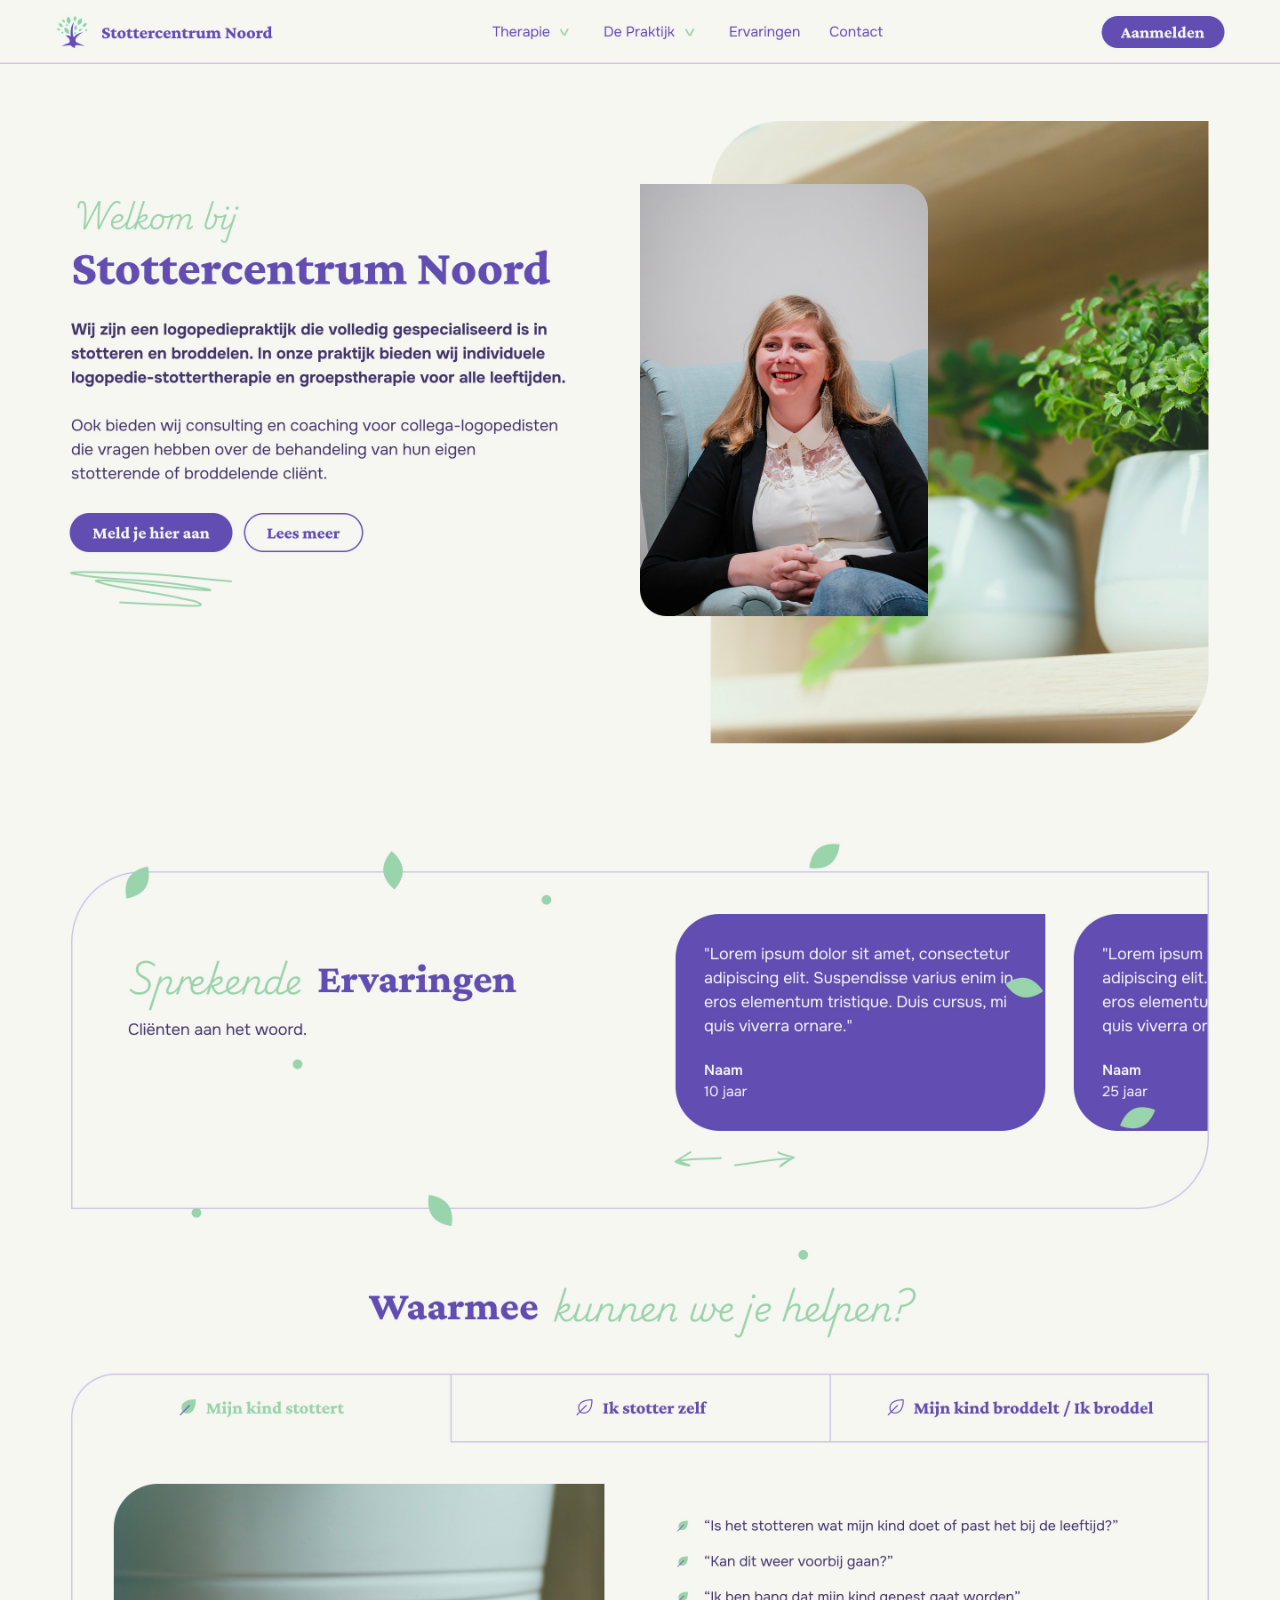
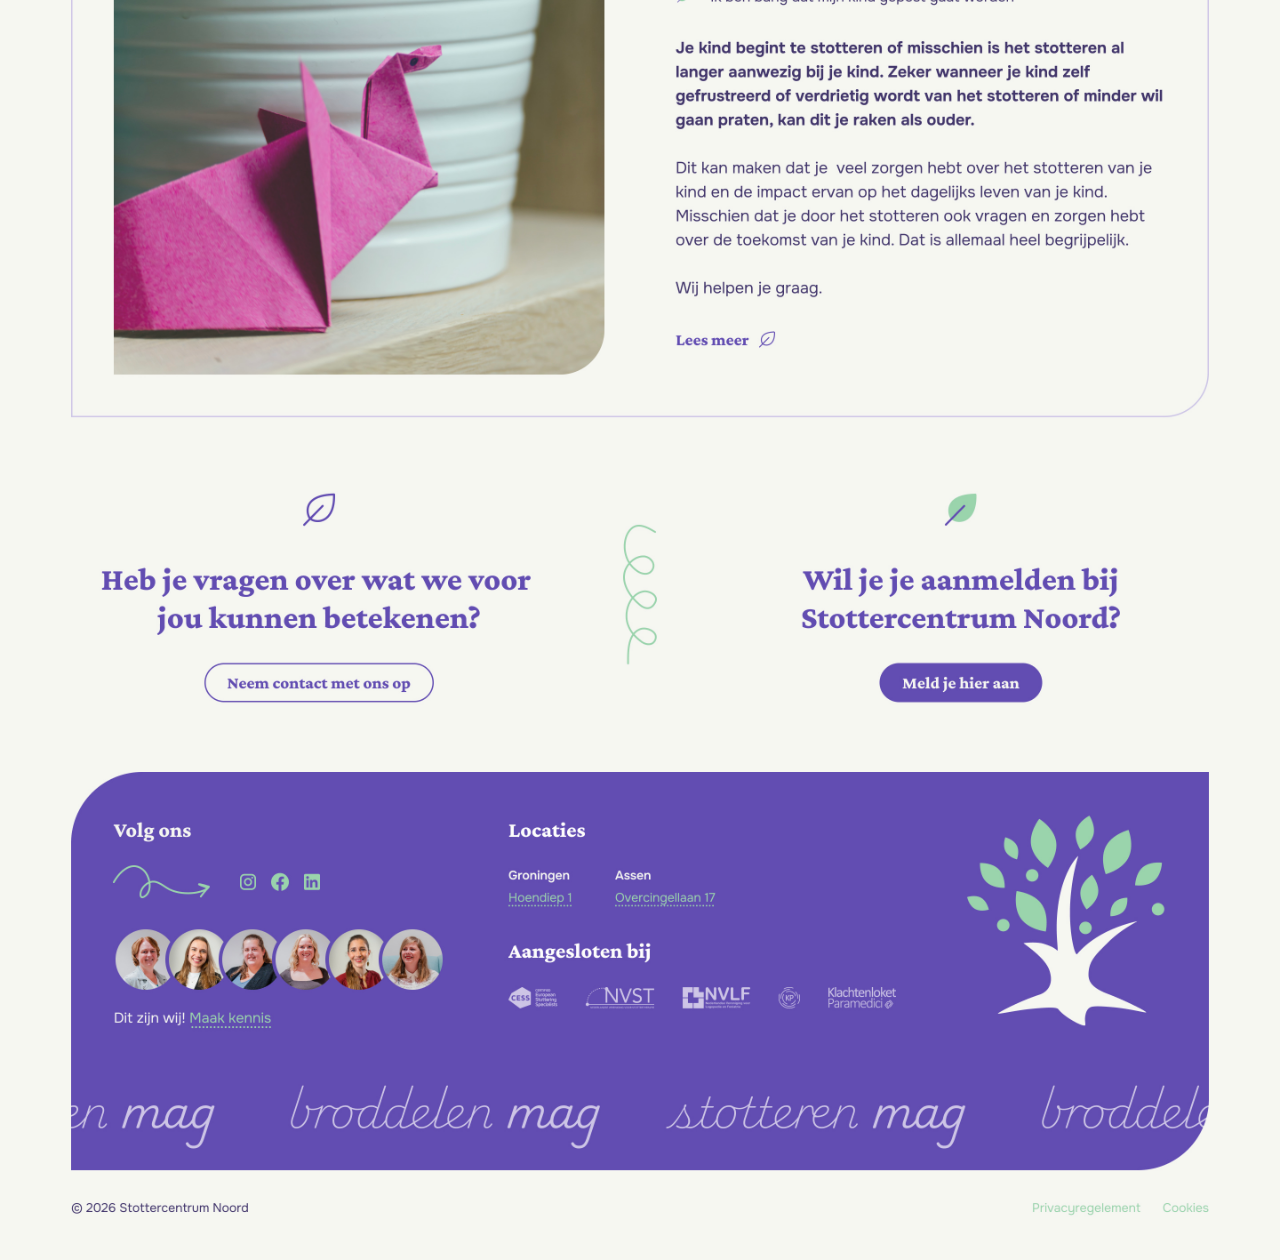
<file: public/preview-scn.html>
<!DOCTYPE html><!--  This site was created in Webflow. https://webflow.com  --><!--  Last Published: Wed Dec 24 2025 07:14:02 GMT+0000 (Coordinated Universal Time)  -->
<html data-wf-page="694b8f8e90f234db9fa31a14" data-wf-site="691924e21a8dc9bab2bb563e" lang="en">
<head>
  <meta charset="utf-8">
  <title>preview-scn</title>
  <meta content="preview-scn" property="og:title">
  <meta content="preview-scn" property="twitter:title">
  <meta content="width=device-width, initial-scale=1" name="viewport">
  <meta content="Webflow" name="generator">
  <link href="css/normalize.css" rel="stylesheet" type="text/css">
  <link href="css/webflow.css" rel="stylesheet" type="text/css">
  <link href="css/silso.webflow.css" rel="stylesheet" type="text/css">
  <script type="text/javascript">!function(o,c){var n=c.documentElement,t=" w-mod-";n.className+=t+"js",("ontouchstart"in o||o.DocumentTouch&&c instanceof DocumentTouch)&&(n.className+=t+"touch")}(window,document);</script>
  <link href="images/favicon.ico" rel="shortcut icon" type="image/x-icon">
  <link href="images/webclip.png" rel="apple-touch-icon">
  <link href="https://sil.so/preview-scn" rel="canonical">
  <script>
(function() {
  if (window.location.hostname.endsWith('webflow.io')) {
    var urlParams = new URLSearchParams(window.location.search);
    if (!urlParams.has('stay')) {
      window.location.replace('https://sil.so');
    }
  }
})();
</script>
  <script>
!function(t,e){var o,n,p,r;e.__SV||(window.posthog=e,e._i=[],e.init=function(i,s,a){function g(t,e){var o=e.split(".");2==o.length&&(t=t[o[0]],e=o[1]),t[e]=function(){t.push([e].concat(Array.prototype.slice.call(arguments,0)))}}(p=t.createElement("script")).type="text/javascript",p.async=!0,p.src=(s.api_host||"https://eu.i.posthog.com")+"/static/array.js",(r=t.getElementsByTagName("script")[0]).parentNode.insertBefore(p,r);var u=e;void 0!==a?u=e[a]=[]:a="posthog";u.people=u.people||[];u.toString=function(t){var e="posthog";return"posthog"!==a&&(e+="."+a),t||(e+=" (stub)"),e};u.people.toString=function(){return u.toString(1)+".people (stub)"};o="capture identify alias people.set people.set_once set_config register unregister opt_out_capturing has_opted_out_capturing opt_in_capturing reset onFeatureFlags getFeatureFlag getFeatureFlagPayload isFeatureEnabled groupUpdate groupUpdateOnce loadToolbar".split(" ");for(n=0;n<o.length;n++)g(u,o[n]);e._i.push([i,s,a])},e.__SV=1)}(document,window.posthog||[]);
(function() {
  if (location.hostname.match(/webflow\.(com|io)$/)) return;
  if (location.hostname.includes('wized.com')) return;
  if (new URLSearchParams(location.search).has('me')) return;
  posthog.init('phc_F9ogAuAg2LoKAf3rZRSrx5BNXCVfZ90Yl5ynpTW0h9V', {
    api_host: 'https://pha.sil.so',
    ui_host: 'https://eu.posthog.com',
    autocapture: true,
    capture_pageview: true,
    capture_pageleave: true,
    session_recording: { maskAllInputs: true },
    persistence: 'localStorage'
  });
})();
</script>
  <script defer="" src="https://ablnnwhcatxfqltiscfe.supabase.co/functions/v1/track" data-id="3067b731-14e2-4416-a6b2-f0c677c1dec7"></script>
  <script async="" src="https://embed.wized.com/1LR2mxxxeRYxRpRLrpAF.js"></script>
  <script async="" type="module" data-wized-id="1LR2mxxxeRYxRpRLrpAF" src="https://embed.wized.com/v2/index.js"></script>
  <style>
	.preloader {
  	display: flex;
  }
  [wized-cloak] {
    display: none;
  }
  [wized-loader] {
    display: flex;
  }
</style>
</head>
<body><img src="images/scn-home.jpg" loading="lazy" alt="">
  <script src="https://d3e54v103j8qbb.cloudfront.net/js/jquery-3.5.1.min.dc5e7f18c8.js?site=691924e21a8dc9bab2bb563e" type="text/javascript" integrity="sha256-9/aliU8dGd2tb6OSsuzixeV4y/faTqgFtohetphbbj0=" crossorigin="anonymous"></script>
  <script src="js/webflow.js" type="text/javascript"></script>
  <script src="https://cdn.prod.website-files.com/gsap/3.14.2/gsap.min.js" type="text/javascript"></script>
</body>
</html>
</file>
<file: public/css/webflow.css>
@font-face {
  font-family: 'webflow-icons';
  src: url("[data-uri]") format('truetype');
  font-weight: normal;
  font-style: normal;
}
[class^="w-icon-"],
[class*=" w-icon-"] {
  /* use !important to prevent issues with browser extensions that change fonts */
  font-family: 'webflow-icons' !important;
  speak: none;
  font-style: normal;
  font-weight: normal;
  font-variant: normal;
  text-transform: none;
  line-height: 1;
  /* Better Font Rendering =========== */
  -webkit-font-smoothing: antialiased;
  -moz-osx-font-smoothing: grayscale;
}
.w-icon-slider-right:before {
  content: "\e600";
}
.w-icon-slider-left:before {
  content: "\e601";
}
.w-icon-nav-menu:before {
  content: "\e602";
}
.w-icon-arrow-down:before,
.w-icon-dropdown-toggle:before {
  content: "\e603";
}
.w-icon-file-upload-remove:before {
  content: "\e900";
}
.w-icon-file-upload-icon:before {
  content: "\e903";
}
* {
  -webkit-box-sizing: border-box;
  -moz-box-sizing: border-box;
  box-sizing: border-box;
}
html {
  height: 100%;
}
body {
  margin: 0;
  min-height: 100%;
  background-color: #fff;
  font-family: Arial, sans-serif;
  font-size: 14px;
  line-height: 20px;
  color: #333;
}
img {
  max-width: 100%;
  vertical-align: middle;
  display: inline-block;
}
html.w-mod-touch * {
  background-attachment: scroll !important;
}
.w-block {
  display: block;
}
.w-inline-block {
  max-width: 100%;
  display: inline-block;
}
.w-clearfix:before,
.w-clearfix:after {
  content: " ";
  display: table;
  grid-column-start: 1;
  grid-row-start: 1;
  grid-column-end: 2;
  grid-row-end: 2;
}
.w-clearfix:after {
  clear: both;
}
.w-hidden {
  display: none;
}
.w-button {
  display: inline-block;
  padding: 9px 15px;
  background-color: #3898EC;
  color: white;
  border: 0;
  line-height: inherit;
  text-decoration: none;
  cursor: pointer;
  border-radius: 0;
}
input.w-button {
  -webkit-appearance: button;
}
html[data-w-dynpage] [data-w-cloak] {
  color: transparent !important;
}
.w-code-block {
  margin: unset;
}
pre.w-code-block code {
  all: inherit;
}
.w-optimization {
  display: contents;
}
.w-webflow-badge,
.w-webflow-badge > img {
  box-sizing: unset;
  width: unset;
  height: unset;
  max-height: unset;
  max-width: unset;
  min-height: unset;
  min-width: unset;
  margin: unset;
  padding: unset;
  float: unset;
  clear: unset;
  border: unset;
  border-radius: unset;
  background: unset;
  background-image: unset;
  background-position: unset;
  background-size: unset;
  background-repeat: unset;
  background-origin: unset;
  background-clip: unset;
  background-attachment: unset;
  background-color: unset;
  box-shadow: unset;
  transform: unset;
  transition: unset;
  direction: unset;
  font-family: unset;
  font-weight: unset;
  color: unset;
  font-size: unset;
  line-height: unset;
  font-style: unset;
  font-variant: unset;
  text-align: unset;
  letter-spacing: unset;
  text-decoration: unset;
  text-indent: unset;
  text-transform: unset;
  list-style-type: unset;
  text-shadow: unset;
  vertical-align: unset;
  cursor: unset;
  white-space: unset;
  word-break: unset;
  word-spacing: unset;
  word-wrap: unset;
}
.w-webflow-badge {
  position: fixed !important;
  display: inline-block !important;
  visibility: visible !important;
  opacity: 1 !important;
  z-index: 2147483647 !important;
  top: auto !important;
  right: 12px !important;
  bottom: 12px !important;
  left: auto !important;
  color: #aaadb0 !important;
  background-color: #fff !important;
  border-radius: 3px !important;
  padding: 6px !important;
  font-size: 12px !important;
  line-height: 14px !important;
  text-decoration: none !important;
  transform: none !important;
  margin: 0 !important;
  width: auto !important;
  height: auto !important;
  overflow: unset !important;
  white-space: nowrap;
  box-shadow: 0 0 0 1px rgba(0, 0, 0, 0.1), 0px 1px 3px rgba(0, 0, 0, 0.1);
  cursor: pointer;
}
.w-webflow-badge > img {
  position: unset;
  display: inline-block !important;
  visibility: unset !important;
  opacity: 1 !important;
  vertical-align: middle !important;
}
h1,
h2,
h3,
h4,
h5,
h6 {
  font-weight: bold;
  margin-bottom: 10px;
}
h1 {
  font-size: 38px;
  line-height: 44px;
  margin-top: 20px;
}
h2 {
  font-size: 32px;
  line-height: 36px;
  margin-top: 20px;
}
h3 {
  font-size: 24px;
  line-height: 30px;
  margin-top: 20px;
}
h4 {
  font-size: 18px;
  line-height: 24px;
  margin-top: 10px;
}
h5 {
  font-size: 14px;
  line-height: 20px;
  margin-top: 10px;
}
h6 {
  font-size: 12px;
  line-height: 18px;
  margin-top: 10px;
}
p {
  margin-top: 0;
  margin-bottom: 10px;
}
blockquote {
  margin: 0 0 10px 0;
  padding: 10px 20px;
  border-left: 5px solid #E2E2E2;
  font-size: 18px;
  line-height: 22px;
}
figure {
  margin: 0;
  margin-bottom: 10px;
}
figcaption {
  margin-top: 5px;
  text-align: center;
}
ul,
ol {
  margin-top: 0px;
  margin-bottom: 10px;
  padding-left: 40px;
}
.w-list-unstyled {
  padding-left: 0;
  list-style: none;
}
.w-embed:before,
.w-embed:after {
  content: " ";
  display: table;
  grid-column-start: 1;
  grid-row-start: 1;
  grid-column-end: 2;
  grid-row-end: 2;
}
.w-embed:after {
  clear: both;
}
.w-video {
  width: 100%;
  position: relative;
  padding: 0;
}
.w-video iframe,
.w-video object,
.w-video embed {
  position: absolute;
  top: 0;
  left: 0;
  width: 100%;
  height: 100%;
  border: none;
}
fieldset {
  padding: 0;
  margin: 0;
  border: 0;
}
button,
[type='button'],
[type='reset'] {
  border: 0;
  cursor: pointer;
  -webkit-appearance: button;
}
.w-form {
  margin: 0 0 15px;
}
.w-form-done {
  display: none;
  padding: 20px;
  text-align: center;
  background-color: #dddddd;
}
.w-form-fail {
  display: none;
  margin-top: 10px;
  padding: 10px;
  background-color: #ffdede;
}
label {
  display: block;
  margin-bottom: 5px;
  font-weight: bold;
}
.w-input,
.w-select {
  display: block;
  width: 100%;
  height: 38px;
  padding: 8px 12px;
  margin-bottom: 10px;
  font-size: 14px;
  line-height: 1.42857143;
  color: #333333;
  vertical-align: middle;
  background-color: #ffffff;
  border: 1px solid #cccccc;
}
.w-input::placeholder,
.w-select::placeholder {
  color: #999;
}
.w-input:focus,
.w-select:focus {
  border-color: #3898EC;
  outline: 0;
}
.w-input[disabled],
.w-select[disabled],
.w-input[readonly],
.w-select[readonly],
fieldset[disabled] .w-input,
fieldset[disabled] .w-select {
  cursor: not-allowed;
}
.w-input[disabled]:not(.w-input-disabled),
.w-select[disabled]:not(.w-input-disabled),
.w-input[readonly],
.w-select[readonly],
fieldset[disabled]:not(.w-input-disabled) .w-input,
fieldset[disabled]:not(.w-input-disabled) .w-select {
  background-color: #eeeeee;
}
textarea.w-input,
textarea.w-select {
  height: auto;
}
.w-select {
  background-color: #f3f3f3;
}
.w-select[multiple] {
  height: auto;
}
.w-form-label {
  display: inline-block;
  cursor: pointer;
  font-weight: normal;
  margin-bottom: 0px;
}
.w-radio {
  display: block;
  margin-bottom: 5px;
  padding-left: 20px;
}
.w-radio:before,
.w-radio:after {
  content: " ";
  display: table;
  grid-column-start: 1;
  grid-row-start: 1;
  grid-column-end: 2;
  grid-row-end: 2;
}
.w-radio:after {
  clear: both;
}
.w-radio-input {
  margin: 4px 0 0;
  line-height: normal;
  float: left;
  margin-left: -20px;
}
.w-radio-input {
  margin-top: 3px;
}
.w-file-upload {
  display: block;
  margin-bottom: 10px;
}
.w-file-upload-input {
  width: 0.1px;
  height: 0.1px;
  opacity: 0;
  overflow: hidden;
  position: absolute;
  z-index: -100;
}
.w-file-upload-default,
.w-file-upload-uploading,
.w-file-upload-success {
  display: inline-block;
  color: #333333;
}
.w-file-upload-error {
  display: block;
  margin-top: 10px;
}
.w-file-upload-default.w-hidden,
.w-file-upload-uploading.w-hidden,
.w-file-upload-error.w-hidden,
.w-file-upload-success.w-hidden {
  display: none;
}
.w-file-upload-uploading-btn {
  display: flex;
  font-size: 14px;
  font-weight: normal;
  cursor: pointer;
  margin: 0;
  padding: 8px 12px;
  border: 1px solid #cccccc;
  background-color: #fafafa;
}
.w-file-upload-file {
  display: flex;
  flex-grow: 1;
  justify-content: space-between;
  margin: 0;
  padding: 8px 9px 8px 11px;
  border: 1px solid #cccccc;
  background-color: #fafafa;
}
.w-file-upload-file-name {
  font-size: 14px;
  font-weight: normal;
  display: block;
}
.w-file-remove-link {
  margin-top: 3px;
  margin-left: 10px;
  width: auto;
  height: auto;
  padding: 3px;
  display: block;
  cursor: pointer;
}
.w-icon-file-upload-remove {
  margin: auto;
  font-size: 10px;
}
.w-file-upload-error-msg {
  display: inline-block;
  color: #ea384c;
  padding: 2px 0;
}
.w-file-upload-info {
  display: inline-block;
  line-height: 38px;
  padding: 0 12px;
}
.w-file-upload-label {
  display: inline-block;
  font-size: 14px;
  font-weight: normal;
  cursor: pointer;
  margin: 0;
  padding: 8px 12px;
  border: 1px solid #cccccc;
  background-color: #fafafa;
}
.w-icon-file-upload-icon,
.w-icon-file-upload-uploading {
  display: inline-block;
  margin-right: 8px;
  width: 20px;
}
.w-icon-file-upload-uploading {
  height: 20px;
}
.w-container {
  margin-left: auto;
  margin-right: auto;
  max-width: 940px;
}
.w-container:before,
.w-container:after {
  content: " ";
  display: table;
  grid-column-start: 1;
  grid-row-start: 1;
  grid-column-end: 2;
  grid-row-end: 2;
}
.w-container:after {
  clear: both;
}
.w-container .w-row {
  margin-left: -10px;
  margin-right: -10px;
}
.w-row:before,
.w-row:after {
  content: " ";
  display: table;
  grid-column-start: 1;
  grid-row-start: 1;
  grid-column-end: 2;
  grid-row-end: 2;
}
.w-row:after {
  clear: both;
}
.w-row .w-row {
  margin-left: 0;
  margin-right: 0;
}
.w-col {
  position: relative;
  float: left;
  width: 100%;
  min-height: 1px;
  padding-left: 10px;
  padding-right: 10px;
}
.w-col .w-col {
  padding-left: 0;
  padding-right: 0;
}
.w-col-1 {
  width: 8.33333333%;
}
.w-col-2 {
  width: 16.66666667%;
}
.w-col-3 {
  width: 25%;
}
.w-col-4 {
  width: 33.33333333%;
}
.w-col-5 {
  width: 41.66666667%;
}
.w-col-6 {
  width: 50%;
}
.w-col-7 {
  width: 58.33333333%;
}
.w-col-8 {
  width: 66.66666667%;
}
.w-col-9 {
  width: 75%;
}
.w-col-10 {
  width: 83.33333333%;
}
.w-col-11 {
  width: 91.66666667%;
}
.w-col-12 {
  width: 100%;
}
.w-hidden-main {
  display: none !important;
}
@media screen and (max-width: 991px) {
  .w-container {
    max-width: 728px;
  }
  .w-hidden-main {
    display: inherit !important;
  }
  .w-hidden-medium {
    display: none !important;
  }
  .w-col-medium-1 {
    width: 8.33333333%;
  }
  .w-col-medium-2 {
    width: 16.66666667%;
  }
  .w-col-medium-3 {
    width: 25%;
  }
  .w-col-medium-4 {
    width: 33.33333333%;
  }
  .w-col-medium-5 {
    width: 41.66666667%;
  }
  .w-col-medium-6 {
    width: 50%;
  }
  .w-col-medium-7 {
    width: 58.33333333%;
  }
  .w-col-medium-8 {
    width: 66.66666667%;
  }
  .w-col-medium-9 {
    width: 75%;
  }
  .w-col-medium-10 {
    width: 83.33333333%;
  }
  .w-col-medium-11 {
    width: 91.66666667%;
  }
  .w-col-medium-12 {
    width: 100%;
  }
  .w-col-stack {
    width: 100%;
    left: auto;
    right: auto;
  }
}
@media screen and (max-width: 767px) {
  .w-hidden-main {
    display: inherit !important;
  }
  .w-hidden-medium {
    display: inherit !important;
  }
  .w-hidden-small {
    display: none !important;
  }
  .w-row,
  .w-container .w-row {
    margin-left: 0;
    margin-right: 0;
  }
  .w-col {
    width: 100%;
    left: auto;
    right: auto;
  }
  .w-col-small-1 {
    width: 8.33333333%;
  }
  .w-col-small-2 {
    width: 16.66666667%;
  }
  .w-col-small-3 {
    width: 25%;
  }
  .w-col-small-4 {
    width: 33.33333333%;
  }
  .w-col-small-5 {
    width: 41.66666667%;
  }
  .w-col-small-6 {
    width: 50%;
  }
  .w-col-small-7 {
    width: 58.33333333%;
  }
  .w-col-small-8 {
    width: 66.66666667%;
  }
  .w-col-small-9 {
    width: 75%;
  }
  .w-col-small-10 {
    width: 83.33333333%;
  }
  .w-col-small-11 {
    width: 91.66666667%;
  }
  .w-col-small-12 {
    width: 100%;
  }
}
@media screen and (max-width: 479px) {
  .w-container {
    max-width: none;
  }
  .w-hidden-main {
    display: inherit !important;
  }
  .w-hidden-medium {
    display: inherit !important;
  }
  .w-hidden-small {
    display: inherit !important;
  }
  .w-hidden-tiny {
    display: none !important;
  }
  .w-col {
    width: 100%;
  }
  .w-col-tiny-1 {
    width: 8.33333333%;
  }
  .w-col-tiny-2 {
    width: 16.66666667%;
  }
  .w-col-tiny-3 {
    width: 25%;
  }
  .w-col-tiny-4 {
    width: 33.33333333%;
  }
  .w-col-tiny-5 {
    width: 41.66666667%;
  }
  .w-col-tiny-6 {
    width: 50%;
  }
  .w-col-tiny-7 {
    width: 58.33333333%;
  }
  .w-col-tiny-8 {
    width: 66.66666667%;
  }
  .w-col-tiny-9 {
    width: 75%;
  }
  .w-col-tiny-10 {
    width: 83.33333333%;
  }
  .w-col-tiny-11 {
    width: 91.66666667%;
  }
  .w-col-tiny-12 {
    width: 100%;
  }
}
.w-widget {
  position: relative;
}
.w-widget-map {
  width: 100%;
  height: 400px;
}
.w-widget-map label {
  width: auto;
  display: inline;
}
.w-widget-map img {
  max-width: inherit;
}
.w-widget-map .gm-style-iw {
  text-align: center;
}
.w-widget-map .gm-style-iw > button {
  display: none !important;
}
.w-widget-twitter {
  overflow: hidden;
}
.w-widget-twitter-count-shim {
  display: inline-block;
  vertical-align: top;
  position: relative;
  width: 28px;
  height: 20px;
  text-align: center;
  background: white;
  border: #758696 solid 1px;
  border-radius: 3px;
}
.w-widget-twitter-count-shim * {
  pointer-events: none;
  user-select: none;
}
.w-widget-twitter-count-shim .w-widget-twitter-count-inner {
  position: relative;
  font-size: 15px;
  line-height: 12px;
  text-align: center;
  color: #999;
  font-family: serif;
}
.w-widget-twitter-count-shim .w-widget-twitter-count-clear {
  position: relative;
  display: block;
}
.w-widget-twitter-count-shim.w--large {
  width: 36px;
  height: 28px;
}
.w-widget-twitter-count-shim.w--large .w-widget-twitter-count-inner {
  font-size: 18px;
  line-height: 18px;
}
.w-widget-twitter-count-shim:not(.w--vertical) {
  margin-left: 5px;
  margin-right: 8px;
}
.w-widget-twitter-count-shim:not(.w--vertical).w--large {
  margin-left: 6px;
}
.w-widget-twitter-count-shim:not(.w--vertical):before,
.w-widget-twitter-count-shim:not(.w--vertical):after {
  top: 50%;
  left: 0;
  border: solid transparent;
  content: ' ';
  height: 0;
  width: 0;
  position: absolute;
  pointer-events: none;
}
.w-widget-twitter-count-shim:not(.w--vertical):before {
  border-color: rgba(117, 134, 150, 0);
  border-right-color: #5d6c7b;
  border-width: 4px;
  margin-left: -9px;
  margin-top: -4px;
}
.w-widget-twitter-count-shim:not(.w--vertical).w--large:before {
  border-width: 5px;
  margin-left: -10px;
  margin-top: -5px;
}
.w-widget-twitter-count-shim:not(.w--vertical):after {
  border-color: rgba(255, 255, 255, 0);
  border-right-color: white;
  border-width: 4px;
  margin-left: -8px;
  margin-top: -4px;
}
.w-widget-twitter-count-shim:not(.w--vertical).w--large:after {
  border-width: 5px;
  margin-left: -9px;
  margin-top: -5px;
}
.w-widget-twitter-count-shim.w--vertical {
  width: 61px;
  height: 33px;
  margin-bottom: 8px;
}
.w-widget-twitter-count-shim.w--vertical:before,
.w-widget-twitter-count-shim.w--vertical:after {
  top: 100%;
  left: 50%;
  border: solid transparent;
  content: ' ';
  height: 0;
  width: 0;
  position: absolute;
  pointer-events: none;
}
.w-widget-twitter-count-shim.w--vertical:before {
  border-color: rgba(117, 134, 150, 0);
  border-top-color: #5d6c7b;
  border-width: 5px;
  margin-left: -5px;
}
.w-widget-twitter-count-shim.w--vertical:after {
  border-color: rgba(255, 255, 255, 0);
  border-top-color: white;
  border-width: 4px;
  margin-left: -4px;
}
.w-widget-twitter-count-shim.w--vertical .w-widget-twitter-count-inner {
  font-size: 18px;
  line-height: 22px;
}
.w-widget-twitter-count-shim.w--vertical.w--large {
  width: 76px;
}
.w-background-video {
  position: relative;
  overflow: hidden;
  height: 500px;
  color: white;
}
.w-background-video > video {
  background-size: cover;
  background-position: 50% 50%;
  position: absolute;
  margin: auto;
  width: 100%;
  height: 100%;
  right: -100%;
  bottom: -100%;
  top: -100%;
  left: -100%;
  object-fit: cover;
  z-index: -100;
}
.w-background-video > video::-webkit-media-controls-start-playback-button {
  display: none !important;
  -webkit-appearance: none;
}
.w-background-video--control {
  position: absolute;
  bottom: 1em;
  right: 1em;
  background-color: transparent;
  padding: 0;
}
.w-background-video--control > [hidden] {
  display: none !important;
}
.w-slider {
  position: relative;
  height: 300px;
  text-align: center;
  background: #dddddd;
  clear: both;
  -webkit-tap-highlight-color: rgba(0, 0, 0, 0);
  tap-highlight-color: rgba(0, 0, 0, 0);
}
.w-slider-mask {
  position: relative;
  display: block;
  overflow: hidden;
  z-index: 1;
  left: 0;
  right: 0;
  height: 100%;
  white-space: nowrap;
}
.w-slide {
  position: relative;
  display: inline-block;
  vertical-align: top;
  width: 100%;
  height: 100%;
  white-space: normal;
  text-align: left;
}
.w-slider-nav {
  position: absolute;
  z-index: 2;
  top: auto;
  right: 0;
  bottom: 0;
  left: 0;
  margin: auto;
  padding-top: 10px;
  height: 40px;
  text-align: center;
  -webkit-tap-highlight-color: rgba(0, 0, 0, 0);
  tap-highlight-color: rgba(0, 0, 0, 0);
}
.w-slider-nav.w-round > div {
  border-radius: 100%;
}
.w-slider-nav.w-num > div {
  width: auto;
  height: auto;
  padding: 0.2em 0.5em;
  font-size: inherit;
  line-height: inherit;
}
.w-slider-nav.w-shadow > div {
  box-shadow: 0 0 3px rgba(51, 51, 51, 0.4);
}
.w-slider-nav-invert {
  color: #fff;
}
.w-slider-nav-invert > div {
  background-color: rgba(34, 34, 34, 0.4);
}
.w-slider-nav-invert > div.w-active {
  background-color: #222;
}
.w-slider-dot {
  position: relative;
  display: inline-block;
  width: 1em;
  height: 1em;
  background-color: rgba(255, 255, 255, 0.4);
  cursor: pointer;
  margin: 0 3px 0.5em;
  transition: background-color 100ms, color 100ms;
}
.w-slider-dot.w-active {
  background-color: #fff;
}
.w-slider-dot:focus {
  outline: none;
  box-shadow: 0px 0px 0px 2px #fff;
}
.w-slider-dot:focus.w-active {
  box-shadow: none;
}
.w-slider-arrow-left,
.w-slider-arrow-right {
  position: absolute;
  width: 80px;
  top: 0;
  right: 0;
  bottom: 0;
  left: 0;
  margin: auto;
  cursor: pointer;
  overflow: hidden;
  color: white;
  font-size: 40px;
  -webkit-tap-highlight-color: rgba(0, 0, 0, 0);
  tap-highlight-color: rgba(0, 0, 0, 0);
  user-select: none;
}
.w-slider-arrow-left [class^='w-icon-'],
.w-slider-arrow-right [class^='w-icon-'],
.w-slider-arrow-left [class*=' w-icon-'],
.w-slider-arrow-right [class*=' w-icon-'] {
  position: absolute;
}
.w-slider-arrow-left:focus,
.w-slider-arrow-right:focus {
  outline: 0;
}
.w-slider-arrow-left {
  z-index: 3;
  right: auto;
}
.w-slider-arrow-right {
  z-index: 4;
  left: auto;
}
.w-icon-slider-left,
.w-icon-slider-right {
  top: 0;
  right: 0;
  bottom: 0;
  left: 0;
  margin: auto;
  width: 1em;
  height: 1em;
}
.w-slider-aria-label {
  border: 0;
  clip: rect(0 0 0 0);
  height: 1px;
  margin: -1px;
  overflow: hidden;
  padding: 0;
  position: absolute;
  width: 1px;
}
.w-slider-force-show {
  display: block !important;
}
.w-dropdown {
  display: inline-block;
  position: relative;
  text-align: left;
  margin-left: auto;
  margin-right: auto;
  z-index: 900;
}
.w-dropdown-btn,
.w-dropdown-toggle,
.w-dropdown-link {
  position: relative;
  vertical-align: top;
  text-decoration: none;
  color: #222222;
  padding: 20px;
  text-align: left;
  margin-left: auto;
  margin-right: auto;
  white-space: nowrap;
}
.w-dropdown-toggle {
  user-select: none;
  display: inline-block;
  cursor: pointer;
  padding-right: 40px;
}
.w-dropdown-toggle:focus {
  outline: 0;
}
.w-icon-dropdown-toggle {
  position: absolute;
  top: 0;
  right: 0;
  bottom: 0;
  margin: auto;
  margin-right: 20px;
  width: 1em;
  height: 1em;
}
.w-dropdown-list {
  position: absolute;
  background: #dddddd;
  display: none;
  min-width: 100%;
}
.w-dropdown-list.w--open {
  display: block;
}
.w-dropdown-link {
  padding: 10px 20px;
  display: block;
  color: #222222;
}
.w-dropdown-link.w--current {
  color: #0082f3;
}
.w-dropdown-link:focus {
  outline: 0;
}
@media screen and (max-width: 767px) {
  .w-nav-brand {
    padding-left: 10px;
  }
}
/**
 * ## Note
 * Safari (on both iOS and OS X) does not handle viewport units (vh, vw) well.
 * For example percentage units do not work on descendants of elements that
 * have any dimensions expressed in viewport units. It also doesn’t handle them at
 * all in `calc()`.
 */
/**
 * Wrapper around all lightbox elements
 *
 * 1. Since the lightbox can receive focus, IE also gives it an outline.
 * 2. Fixes flickering on Chrome when a transition is in progress
 *    underneath the lightbox.
 */
.w-lightbox-backdrop {
  cursor: auto;
  font-style: normal;
  letter-spacing: normal;
  list-style: disc;
  text-indent: 0;
  text-shadow: none;
  text-transform: none;
  visibility: visible;
  white-space: normal;
  word-break: normal;
  word-spacing: normal;
  word-wrap: normal;
  position: fixed;
  top: 0;
  right: 0;
  bottom: 0;
  left: 0;
  color: #fff;
  font-family: "Helvetica Neue", Helvetica, Ubuntu, "Segoe UI", Verdana, sans-serif;
  font-size: 17px;
  line-height: 1.2;
  font-weight: 300;
  text-align: center;
  background: rgba(0, 0, 0, 0.9);
  z-index: 2000;
  outline: 0;
  /* 1 */
  opacity: 0;
  -webkit-user-select: none;
  -moz-user-select: none;
  -webkit-tap-highlight-color: transparent;
  -webkit-transform: translate(0, 0);
  /* 2 */
}
/**
 * Neat trick to bind the rubberband effect to our canvas instead of the whole
 * document on iOS. It also prevents a bug that causes the document underneath to scroll.
 */
.w-lightbox-backdrop,
.w-lightbox-container {
  height: 100%;
  overflow: auto;
  -webkit-overflow-scrolling: touch;
}
.w-lightbox-content {
  position: relative;
  height: 100vh;
  overflow: hidden;
}
.w-lightbox-view {
  position: absolute;
  width: 100vw;
  height: 100vh;
  opacity: 0;
}
.w-lightbox-view:before {
  content: "";
  height: 100vh;
}
/* .w-lightbox-content */
.w-lightbox-group,
.w-lightbox-group .w-lightbox-view,
.w-lightbox-group .w-lightbox-view:before {
  height: 86vh;
}
.w-lightbox-frame,
.w-lightbox-view:before {
  display: inline-block;
  vertical-align: middle;
}
/*
 * 1. Remove default margin set by user-agent on the <figure> element.
 */
.w-lightbox-figure {
  position: relative;
  margin: 0;
  /* 1 */
}
.w-lightbox-group .w-lightbox-figure {
  cursor: pointer;
}
/**
 * IE adds image dimensions as width and height attributes on the IMG tag,
 * but we need both width and height to be set to auto to enable scaling.
 */
.w-lightbox-img {
  width: auto;
  height: auto;
  max-width: none;
}
/**
 * 1. Reset if style is set by user on "All Images"
 */
.w-lightbox-image {
  display: block;
  float: none;
  /* 1 */
  max-width: 100vw;
  max-height: 100vh;
}
.w-lightbox-group .w-lightbox-image {
  max-height: 86vh;
}
.w-lightbox-caption {
  position: absolute;
  right: 0;
  bottom: 0;
  left: 0;
  padding: 0.5em 1em;
  background: rgba(0, 0, 0, 0.4);
  text-align: left;
  text-overflow: ellipsis;
  white-space: nowrap;
  overflow: hidden;
}
.w-lightbox-embed {
  position: absolute;
  top: 0;
  right: 0;
  bottom: 0;
  left: 0;
  width: 100%;
  height: 100%;
}
.w-lightbox-control {
  position: absolute;
  top: 0;
  width: 4em;
  background-size: 24px;
  background-repeat: no-repeat;
  background-position: center;
  cursor: pointer;
  -webkit-transition: all 0.3s;
  transition: all 0.3s;
}
.w-lightbox-left {
  display: none;
  bottom: 0;
  left: 0;
  /* <svg xmlns="http://www.w3.org/2000/svg" viewBox="-20 0 24 40" width="24" height="40"><g transform="rotate(45)"><path d="m0 0h5v23h23v5h-28z" opacity=".4"/><path d="m1 1h3v23h23v3h-26z" fill="#fff"/></g></svg> */
  background-image: url("[data-uri]");
}
.w-lightbox-right {
  display: none;
  right: 0;
  bottom: 0;
  /* <svg xmlns="http://www.w3.org/2000/svg" viewBox="-4 0 24 40" width="24" height="40"><g transform="rotate(45)"><path d="m0-0h28v28h-5v-23h-23z" opacity=".4"/><path d="m1 1h26v26h-3v-23h-23z" fill="#fff"/></g></svg> */
  background-image: url("[data-uri]");
}
/*
 * Without specifying the with and height inside the SVG, all versions of IE render the icon too small.
 * The bug does not seem to manifest itself if the elements are tall enough such as the above arrows.
 * (http://stackoverflow.com/questions/16092114/background-size-differs-in-internet-explorer)
 */
.w-lightbox-close {
  right: 0;
  height: 2.6em;
  /* <svg xmlns="http://www.w3.org/2000/svg" viewBox="-4 0 18 17" width="18" height="17"><g transform="rotate(45)"><path d="m0 0h7v-7h5v7h7v5h-7v7h-5v-7h-7z" opacity=".4"/><path d="m1 1h7v-7h3v7h7v3h-7v7h-3v-7h-7z" fill="#fff"/></g></svg> */
  background-image: url("[data-uri]");
  background-size: 18px;
}
/**
 * 1. All IE versions add extra space at the bottom without this.
 */
.w-lightbox-strip {
  position: absolute;
  bottom: 0;
  left: 0;
  right: 0;
  padding: 0 1vh;
  line-height: 0;
  /* 1 */
  white-space: nowrap;
  overflow-x: auto;
  overflow-y: hidden;
}
/*
 * 1. We use content-box to avoid having to do `width: calc(10vh + 2vw)`
 *    which doesn’t work in Safari anyway.
 * 2. Chrome renders images pixelated when switching to GPU. Making sure
 *    the parent is also rendered on the GPU (by setting translate3d for
 *    example) fixes this behavior.
 */
.w-lightbox-item {
  display: inline-block;
  width: 10vh;
  padding: 2vh 1vh;
  box-sizing: content-box;
  /* 1 */
  cursor: pointer;
  -webkit-transform: translate3d(0, 0, 0);
  /* 2 */
}
.w-lightbox-active {
  opacity: 0.3;
}
.w-lightbox-thumbnail {
  position: relative;
  height: 10vh;
  background: #222;
  overflow: hidden;
}
.w-lightbox-thumbnail-image {
  position: absolute;
  top: 0;
  left: 0;
}
.w-lightbox-thumbnail .w-lightbox-tall {
  top: 50%;
  width: 100%;
  -webkit-transform: translate(0, -50%);
  transform: translate(0, -50%);
}
.w-lightbox-thumbnail .w-lightbox-wide {
  left: 50%;
  height: 100%;
  -webkit-transform: translate(-50%, 0);
  transform: translate(-50%, 0);
}
/*
 * Spinner
 *
 * Absolute pixel values are used to avoid rounding errors that would cause
 * the white spinning element to be misaligned with the track.
 */
.w-lightbox-spinner {
  position: absolute;
  top: 50%;
  left: 50%;
  box-sizing: border-box;
  width: 40px;
  height: 40px;
  margin-top: -20px;
  margin-left: -20px;
  border: 5px solid rgba(0, 0, 0, 0.4);
  border-radius: 50%;
  -webkit-animation: spin 0.8s infinite linear;
  animation: spin 0.8s infinite linear;
}
.w-lightbox-spinner:after {
  content: "";
  position: absolute;
  top: -4px;
  right: -4px;
  bottom: -4px;
  left: -4px;
  border: 3px solid transparent;
  border-bottom-color: #fff;
  border-radius: 50%;
}
/*
 * Utility classes
 */
.w-lightbox-hide {
  display: none;
}
.w-lightbox-noscroll {
  overflow: hidden;
}
@media (min-width: 768px) {
  .w-lightbox-content {
    height: 96vh;
    margin-top: 2vh;
  }
  .w-lightbox-view,
  .w-lightbox-view:before {
    height: 96vh;
  }
  /* .w-lightbox-content */
  .w-lightbox-group,
  .w-lightbox-group .w-lightbox-view,
  .w-lightbox-group .w-lightbox-view:before {
    height: 84vh;
  }
  .w-lightbox-image {
    max-width: 96vw;
    max-height: 96vh;
  }
  .w-lightbox-group .w-lightbox-image {
    max-width: 82.3vw;
    max-height: 84vh;
  }
  .w-lightbox-left,
  .w-lightbox-right {
    display: block;
    opacity: 0.5;
  }
  .w-lightbox-close {
    opacity: 0.8;
  }
  .w-lightbox-control:hover {
    opacity: 1;
  }
}
.w-lightbox-inactive,
.w-lightbox-inactive:hover {
  opacity: 0;
}
.w-richtext:before,
.w-richtext:after {
  content: " ";
  display: table;
  grid-column-start: 1;
  grid-row-start: 1;
  grid-column-end: 2;
  grid-row-end: 2;
}
.w-richtext:after {
  clear: both;
}
.w-richtext[contenteditable="true"]:before,
.w-richtext[contenteditable="true"]:after {
  white-space: initial;
}
.w-richtext ol,
.w-richtext ul {
  overflow: hidden;
}
.w-richtext .w-richtext-figure-selected.w-richtext-figure-type-video div:after,
.w-richtext .w-richtext-figure-selected[data-rt-type="video"] div:after {
  outline: 2px solid #2895f7;
}
.w-richtext .w-richtext-figure-selected.w-richtext-figure-type-image div,
.w-richtext .w-richtext-figure-selected[data-rt-type="image"] div {
  outline: 2px solid #2895f7;
}
.w-richtext figure.w-richtext-figure-type-video > div:after,
.w-richtext figure[data-rt-type="video"] > div:after {
  content: '';
  position: absolute;
  display: none;
  left: 0;
  top: 0;
  right: 0;
  bottom: 0;
}
.w-richtext figure {
  position: relative;
  max-width: 60%;
}
.w-richtext figure > div:before {
  cursor: default!important;
}
.w-richtext figure img {
  width: 100%;
}
.w-richtext figure figcaption.w-richtext-figcaption-placeholder {
  opacity: 0.6;
}
.w-richtext figure div {
  /* fix incorrectly sized selection border in the data manager */
  font-size: 0px;
  color: transparent;
}
.w-richtext figure.w-richtext-figure-type-image,
.w-richtext figure[data-rt-type="image"] {
  display: table;
}
.w-richtext figure.w-richtext-figure-type-image > div,
.w-richtext figure[data-rt-type="image"] > div {
  display: inline-block;
}
.w-richtext figure.w-richtext-figure-type-image > figcaption,
.w-richtext figure[data-rt-type="image"] > figcaption {
  display: table-caption;
  caption-side: bottom;
}
.w-richtext figure.w-richtext-figure-type-video,
.w-richtext figure[data-rt-type="video"] {
  width: 60%;
  height: 0;
}
.w-richtext figure.w-richtext-figure-type-video iframe,
.w-richtext figure[data-rt-type="video"] iframe {
  position: absolute;
  top: 0;
  left: 0;
  width: 100%;
  height: 100%;
}
.w-richtext figure.w-richtext-figure-type-video > div,
.w-richtext figure[data-rt-type="video"] > div {
  width: 100%;
}
.w-richtext figure.w-richtext-align-center {
  margin-right: auto;
  margin-left: auto;
  clear: both;
}
.w-richtext figure.w-richtext-align-center.w-richtext-figure-type-image > div,
.w-richtext figure.w-richtext-align-center[data-rt-type="image"] > div {
  max-width: 100%;
}
.w-richtext figure.w-richtext-align-normal {
  clear: both;
}
.w-richtext figure.w-richtext-align-fullwidth {
  width: 100%;
  max-width: 100%;
  text-align: center;
  clear: both;
  display: block;
  margin-right: auto;
  margin-left: auto;
}
.w-richtext figure.w-richtext-align-fullwidth > div {
  display: inline-block;
  /* padding-bottom is used for aspect ratios in video figures
      we want the div to inherit that so hover/selection borders in the designer-canvas
      fit right*/
  padding-bottom: inherit;
}
.w-richtext figure.w-richtext-align-fullwidth > figcaption {
  display: block;
}
.w-richtext figure.w-richtext-align-floatleft {
  float: left;
  margin-right: 15px;
  clear: none;
}
.w-richtext figure.w-richtext-align-floatright {
  float: right;
  margin-left: 15px;
  clear: none;
}
.w-nav {
  position: relative;
  background: #dddddd;
  z-index: 1000;
}
.w-nav:before,
.w-nav:after {
  content: " ";
  display: table;
  grid-column-start: 1;
  grid-row-start: 1;
  grid-column-end: 2;
  grid-row-end: 2;
}
.w-nav:after {
  clear: both;
}
.w-nav-brand {
  position: relative;
  float: left;
  text-decoration: none;
  color: #333333;
}
.w-nav-link {
  position: relative;
  display: inline-block;
  vertical-align: top;
  text-decoration: none;
  color: #222222;
  padding: 20px;
  text-align: left;
  margin-left: auto;
  margin-right: auto;
}
.w-nav-link.w--current {
  color: #0082f3;
}
.w-nav-menu {
  position: relative;
  float: right;
}
[data-nav-menu-open] {
  display: block !important;
  position: absolute;
  top: 100%;
  left: 0;
  right: 0;
  background: #C8C8C8;
  text-align: center;
  overflow: visible;
  min-width: 200px;
}
.w--nav-link-open {
  display: block;
  position: relative;
}
.w-nav-overlay {
  position: absolute;
  overflow: hidden;
  display: none;
  top: 100%;
  left: 0;
  right: 0;
  width: 100%;
}
.w-nav-overlay [data-nav-menu-open] {
  top: 0;
}
.w-nav[data-animation='over-left'] .w-nav-overlay {
  width: auto;
}
.w-nav[data-animation='over-left'] .w-nav-overlay,
.w-nav[data-animation='over-left'] [data-nav-menu-open] {
  right: auto;
  z-index: 1;
  top: 0;
}
.w-nav[data-animation='over-right'] .w-nav-overlay {
  width: auto;
}
.w-nav[data-animation='over-right'] .w-nav-overlay,
.w-nav[data-animation='over-right'] [data-nav-menu-open] {
  left: auto;
  z-index: 1;
  top: 0;
}
.w-nav-button {
  position: relative;
  float: right;
  padding: 18px;
  font-size: 24px;
  display: none;
  cursor: pointer;
  -webkit-tap-highlight-color: rgba(0, 0, 0, 0);
  tap-highlight-color: rgba(0, 0, 0, 0);
  user-select: none;
}
.w-nav-button:focus {
  outline: 0;
}
.w-nav-button.w--open {
  background-color: #C8C8C8;
  color: white;
}
.w-nav[data-collapse='all'] .w-nav-menu {
  display: none;
}
.w-nav[data-collapse='all'] .w-nav-button {
  display: block;
}
.w--nav-dropdown-open {
  display: block;
}
.w--nav-dropdown-toggle-open {
  display: block;
}
.w--nav-dropdown-list-open {
  position: static;
}
@media screen and (max-width: 991px) {
  .w-nav[data-collapse='medium'] .w-nav-menu {
    display: none;
  }
  .w-nav[data-collapse='medium'] .w-nav-button {
    display: block;
  }
}
@media screen and (max-width: 767px) {
  .w-nav[data-collapse='small'] .w-nav-menu {
    display: none;
  }
  .w-nav[data-collapse='small'] .w-nav-button {
    display: block;
  }
  .w-nav-brand {
    padding-left: 10px;
  }
}
@media screen and (max-width: 479px) {
  .w-nav[data-collapse='tiny'] .w-nav-menu {
    display: none;
  }
  .w-nav[data-collapse='tiny'] .w-nav-button {
    display: block;
  }
}
.w-tabs {
  position: relative;
}
.w-tabs:before,
.w-tabs:after {
  content: " ";
  display: table;
  grid-column-start: 1;
  grid-row-start: 1;
  grid-column-end: 2;
  grid-row-end: 2;
}
.w-tabs:after {
  clear: both;
}
.w-tab-menu {
  position: relative;
}
.w-tab-link {
  position: relative;
  display: inline-block;
  vertical-align: top;
  text-decoration: none;
  padding: 9px 30px;
  text-align: left;
  cursor: pointer;
  color: #222222;
  background-color: #dddddd;
}
.w-tab-link.w--current {
  background-color: #C8C8C8;
}
.w-tab-link:focus {
  outline: 0;
}
.w-tab-content {
  position: relative;
  display: block;
  overflow: hidden;
}
.w-tab-pane {
  position: relative;
  display: none;
}
.w--tab-active {
  display: block;
}
@media screen and (max-width: 479px) {
  .w-tab-link {
    display: block;
  }
}
.w-ix-emptyfix:after {
  content: "";
}
@keyframes spin {
  0% {
    transform: rotate(0deg);
  }
  100% {
    transform: rotate(360deg);
  }
}
.w-dyn-empty {
  padding: 10px;
  background-color: #dddddd;
}
.w-dyn-hide {
  display: none !important;
}
.w-dyn-bind-empty {
  display: none !important;
}
.w-condition-invisible {
  display: none !important;
}
.wf-layout-layout {
  display: grid;
}
</file>
<file: public/css/silso.webflow.css>
@font-face {
  font-family: Nunitosans Variablefont Ytlc Opsz Wdth Wght;
  src: url('../images/') format("truetype");
  font-weight: 200 1000;
  font-style: normal;
  font-display: swap;
}

@font-face {
  font-family: Nunitosans Variablefont Ytlc Opsz Wdth Wght;
  src: url('../images/') format("truetype");
  font-weight: 200 1000;
  font-style: italic;
  font-display: swap;
}

@font-face {
  font-family: Figtree Variablefont Wght;
  src: url('../fonts/Figtree-VariableFont_wght.ttf') format("truetype");
  font-weight: 300 900;
  font-style: normal;
  font-display: swap;
}

@font-face {
  font-family: Figtree Variablefont Wght;
  src: url('../fonts/Figtree-Italic-VariableFont_wght.ttf') format("truetype");
  font-weight: 300 900;
  font-style: italic;
  font-display: swap;
}

:root {
  --background--default: var(--lightningcss-light, var(--_color---light--light-1)) var(--lightningcss-dark, var(--_color---dark--dark-1));
  --_typography---paragraph-body--font: var(--_typography---fonts--secondary-font);
  --foreground--default: var(--lightningcss-light, var(--_color---light--light-12)) var(--lightningcss-dark, var(--_color---dark--dark-12));
  --_typography---paragraph-body--font-size: clamp(var(--_typography---paragraph-body--font-size-min-rem) * 1rem, ((var(--_typography---paragraph-body--font-size-min-rem)  - ((var(--_typography---paragraph-body--font-size-max-rem)  - var(--_typography---paragraph-body--font-size-min-rem)) / (var(--_layout---fluid--max)  - var(--_layout---fluid--min)) * var(--_layout---fluid--min))) * 1rem + ((var(--_typography---paragraph-body--font-size-max-rem)  - var(--_typography---paragraph-body--font-size-min-rem)) / (var(--_layout---fluid--max)  - var(--_layout---fluid--min))) * 100vw), var(--_typography---paragraph-body--font-size-max-rem) * 1rem);
  --_typography---paragraph-body--line-height: 1.6;
  --_typography---paragraph-body--font-weight: 400;
  --_typography---paragraph-body--letter-spacing: 0em;
  --_typography---h1--bottom-margin: .2em;
  --_typography---h1--font: var(--_typography---fonts--primary-font);
  --_typography---h1--font-size: clamp(var(--_typography---h1--font-size-min-rem) * 1rem, ((var(--_typography---h1--font-size-min-rem)  - ((var(--_typography---h1--font-size-max-rem)  - var(--_typography---h1--font-size-min-rem)) / (var(--_layout---fluid--max)  - var(--_layout---fluid--min)) * var(--_layout---fluid--min))) * 1rem + ((var(--_typography---h1--font-size-max-rem)  - var(--_typography---h1--font-size-min-rem)) / (var(--_layout---fluid--max)  - var(--_layout---fluid--min))) * 100vw), var(--_typography---h1--font-size-max-rem) * 1rem);
  --_typography---h1--line-height: 1.1;
  --_typography---h1--font-weight: 680;
  --_typography---h1--letter-spacing: -.02em;
  --_typography---h2--bottom-margin: .2em;
  --_typography---h2--font: var(--_typography---fonts--primary-font);
  --_typography---h2--font-size: clamp(var(--_typography---h2--font-size-min-rem) * 1rem, ((var(--_typography---h2--font-size-min-rem)  - ((var(--_typography---h2--font-size-max-rem)  - var(--_typography---h2--font-size-min-rem)) / (var(--_layout---fluid--max)  - var(--_layout---fluid--min)) * var(--_layout---fluid--min))) * 1rem + ((var(--_typography---h2--font-size-max-rem)  - var(--_typography---h2--font-size-min-rem)) / (var(--_layout---fluid--max)  - var(--_layout---fluid--min))) * 100vw), var(--_typography---h2--font-size-max-rem) * 1rem);
  --_typography---h2--line-height: 1.1;
  --_typography---h2--font-weight: 700;
  --_typography---h2--letter-spacing: -.02em;
  --_typography---h3--bottom-margin: .3em;
  --_typography---h3--font: var(--_typography---fonts--primary-font);
  --_typography---h3--font-size: clamp(var(--_typography---h3--font-size-min-rem) * 1rem, ((var(--_typography---h3--font-size-min-rem)  - ((var(--_typography---h3--font-size-max-rem)  - var(--_typography---h3--font-size-min-rem)) / (var(--_layout---fluid--max)  - var(--_layout---fluid--min)) * var(--_layout---fluid--min))) * 1rem + ((var(--_typography---h3--font-size-max-rem)  - var(--_typography---h3--font-size-min-rem)) / (var(--_layout---fluid--max)  - var(--_layout---fluid--min))) * 100vw), var(--_typography---h3--font-size-max-rem) * 1rem);
  --_typography---h3--line-height: 1.2;
  --_typography---h3--font-weight: 700;
  --_typography---h3--letter-spacing: 0em;
  --_typography---h4--bottom-margin: .4em;
  --_typography---h4--font: var(--_typography---fonts--primary-font);
  --_typography---h4--font-size: clamp(var(--_typography---h4--font-size-min-rem) * 1rem, ((var(--_typography---h4--font-size-min-rem)  - ((var(--_typography---h4--font-size-max-rem)  - var(--_typography---h4--font-size-min-rem)) / (var(--_layout---fluid--max)  - var(--_layout---fluid--min)) * var(--_layout---fluid--min))) * 1rem + ((var(--_typography---h4--font-size-max-rem)  - var(--_typography---h4--font-size-min-rem)) / (var(--_layout---fluid--max)  - var(--_layout---fluid--min))) * 100vw), var(--_typography---h4--font-size-max-rem) * 1rem);
  --_typography---h4--line-height: 1.4;
  --_typography---h4--font-weight: 700;
  --_typography---h4--letter-spacing: 0em;
  --_typography---h5--bottom-margin: .5em;
  --_typography---h5--font: var(--_typography---fonts--primary-font);
  --_typography---h5--font-size: clamp(var(--_typography---h5--font-size-min-rem) * 1rem, ((var(--_typography---h5--font-size-min-rem)  - ((var(--_typography---h5--font-size-max-rem)  - var(--_typography---h5--font-size-min-rem)) / (var(--_layout---fluid--max)  - var(--_layout---fluid--min)) * var(--_layout---fluid--min))) * 1rem + ((var(--_typography---h5--font-size-max-rem)  - var(--_typography---h5--font-size-min-rem)) / (var(--_layout---fluid--max)  - var(--_layout---fluid--min))) * 100vw), var(--_typography---h5--font-size-max-rem) * 1rem);
  --_typography---h5--line-height: 1.4;
  --_typography---h5--font-weight: 700;
  --_typography---h5--letter-spacing: 0em;
  --_typography---h6--bottom-margin: .6em;
  --_typography---h6--font: var(--_typography---fonts--primary-font);
  --_typography---h6--font-size: clamp(var(--_typography---h6--font-size-min-rem) * 1rem, ((var(--_typography---h6--font-size-min-rem)  - ((var(--_typography---h6--font-size-max-rem)  - var(--_typography---h6--font-size-min-rem)) / (var(--_layout---fluid--max)  - var(--_layout---fluid--min)) * var(--_layout---fluid--min))) * 1rem + ((var(--_typography---h6--font-size-max-rem)  - var(--_typography---h6--font-size-min-rem)) / (var(--_layout---fluid--max)  - var(--_layout---fluid--min))) * 100vw), var(--_typography---h6--font-size-max-rem) * 1rem);
  --_typography---h6--line-height: 1.4;
  --_typography---h6--font-weight: 700;
  --_typography---h6--letter-spacing: 0em;
  --_typography---paragraph-body--bottom-margin: 1em;
  --link--foreground: var(--lightningcss-light, var(--_color---light--sky-11)) var(--lightningcss-dark, var(--_color---dark--sky-11));
  --link--foreground-hover: var(--lightningcss-light, var(--_color---light--sky-12)) var(--lightningcss-dark, var(--_color---dark--sky-12));
  --primary--background: var(--lightningcss-light, var(--_color---light--light-12)) var(--lightningcss-dark, var(--_color---dark--dark-12));
  --_components---section--padding: clamp(var(--_components---section--padding-min-rem) * 1rem, ((var(--_components---section--padding-min-rem)  - ((var(--_components---section--padding-max-rem)  - var(--_components---section--padding-min-rem)) / (var(--_layout---fluid--max)  - var(--_layout---fluid--min)) * var(--_layout---fluid--min))) * 1rem + ((var(--_components---section--padding-max-rem)  - var(--_components---section--padding-min-rem)) / (var(--_layout---fluid--max)  - var(--_layout---fluid--min))) * 100vw), var(--_components---section--padding-max-rem) * 1rem);
  --_components---container--gutter: 6vw;
  --_components---container--max-width: calc(var(--_layout---fluid--max) * 1rem);
  --_layout---grid--gap-main: 40px;
  --_size---0rem\<deleted\|variable-76ad6b20-ba74-e8a2-27f3-884949ddcd06\>: 0rem;
  --_layout---grid--gap-md: 24px;
  --_layout---grid--gap-sm: 8px;
  --_layout---grid--gap-button: 16px;
  --_components---button--vertical-padding: .5em;
  --_components---button--horizontal-padding: .8em;
  --_components---button--border-width: .0875rem;
  --_components---button--border-radius: .6rem;
  --_components---button--font: var(--_typography---fonts--primary-font);
  --primary--foreground: var(--lightningcss-light, var(--_color---light--light-1)) var(--lightningcss-dark, var(--_color---dark--dark-1));
  --_components---button--font-size: .95rem;
  --_components---button--line-height: 1.3em;
  --_components---button--font-weight: 750;
  --_components---button--letter-spacing: 0em;
  --secondary--background: var(--lightningcss-light, var(--_color---light--light-3)) var(--lightningcss-dark, var(--_color---dark--dark-3));
  --secondary--foreground: var(--lightningcss-light, var(--_color---light--light-12)) var(--lightningcss-dark, var(--_color---dark--dark-12));
  --colors--background-4\<deleted\|variable-3d26bfde-7af1-5a38-c86f-14a5ee066c23\>: var(--_color---neutral--lighter\<deleted\|variable-0065a3d9\>);
  --colors--text-2\<deleted\|variable-910539ac-1a51-c039-7275-1581d21105a4\>: var(--lightningcss-light, var(--_color---neutral--lighter\<deleted\|variable-0065a3d9\>)) var(--lightningcss-dark, var(--_color---neutral--dark\<deleted\|variable-53d573b6\>));
  --colors--border-2\<deleted\|variable-415c3a40-2908-64dd-63f5-d4a8bab060cb\>: var(--lightningcss-light, var(--_color---neutral--lighter\<deleted\|variable-0065a3d9\>)) var(--lightningcss-dark, var(--_color---neutral--dark\<deleted\|variable-53d573b6\>));
  --_components---button-small--font-size: .85rem;
  --tertiary--foreground: var(--lightningcss-light, var(--_color---light--light-10)) var(--lightningcss-dark, var(--_color---dark--dark-10));
  --ghost--foreground: var(--lightningcss-light, var(--_color---light--light-12)) var(--lightningcss-dark, var(--_color---dark--dark-12));
  --outline--border: var(--lightningcss-light, var(--_color---light--light-7)) var(--lightningcss-dark, var(--_color---dark--dark-7));
  --outline--foreground: var(--lightningcss-light, var(--_color---light--light-12)) var(--lightningcss-dark, var(--_color---dark--dark-12));
  --primary--hover: var(--lightningcss-light, var(--_color---light--light-11)) var(--lightningcss-dark, var(--_color---dark--dark-11));
  --secondary--hover: var(--lightningcss-light, var(--_color---light--light-4)) var(--lightningcss-dark, var(--_color---dark--dark-4));
  --ghost--hover: var(--lightningcss-light, var(--_color---light--light-4)) var(--lightningcss-dark, var(--_color---dark--dark-4));
  --outline--hover: var(--lightningcss-light, var(--_color---light--light-4)) var(--lightningcss-dark, var(--_color---dark--dark-4));
  --tertiary--hover: var(--lightningcss-light, var(--_color---light--light-12)) var(--lightningcss-dark, var(--_color---dark--dark-12));
  --border--active: var(--lightningcss-light, var(--_color---light--light-8)) var(--lightningcss-dark, var(--_color---dark--dark-8));
  --border--default: var(--lightningcss-light, var(--_color---light--light-6)) var(--lightningcss-dark, var(--_color---dark--dark-6));
  --_components---button-small--vertical-padding: .4em;
  --_components---button-small--horizontal-padding: .7em;
  --_components---card--border-width: .0875rem;
  --_components---card--border-radius: 1.4rem;
  --background--solid-primary: var(--lightningcss-light, var(--_color---light--light-9)) var(--lightningcss-dark, var(--_color---dark--dark-9));
  --background--muted: var(--lightningcss-light, var(--_color---light--light-2)) var(--lightningcss-dark, var(--_color---dark--dark-2));
  --background--solid-secondary: var(--lightningcss-light, var(--_color---light--light-10)) var(--lightningcss-dark, var(--_color---dark--dark-10));
  --_components---card--border-radius-small: .7rem;
  --success--border: var(--lightningcss-light, var(--_color---light--teal-6)) var(--lightningcss-dark, var(--_color---dark--teal-6));
  --success--background: var(--lightningcss-light, var(--_color---light--teal-2)) var(--lightningcss-dark, var(--_color---dark--teal-2));
  --success--foreground: var(--lightningcss-light, var(--_color---light--teal-11)) var(--lightningcss-dark, var(--_color---dark--teal-11));
  --error--border: var(--lightningcss-light, var(--_color---light--ruby-6)) var(--lightningcss-dark, var(--_color---dark--ruby-6));
  --error--background: var(--lightningcss-light, var(--_color---light--ruby-2)) var(--lightningcss-dark, var(--_color---dark--ruby-2));
  --error--foreground: var(--lightningcss-light, var(--_color---light--ruby-11)) var(--lightningcss-dark, var(--_color---dark--ruby-11));
  --_components---card--padding: clamp(var(--_components---card--padding-min-rem) * 1rem, ((var(--_components---card--padding-min-rem)  - ((var(--_components---card--padding-max-rem)  - var(--_components---card--padding-min-rem)) / (var(--_layout---fluid--max)  - var(--_layout---fluid--min)) * var(--_layout---fluid--min))) * 1rem + ((var(--_components---card--padding-max-rem)  - var(--_components---card--padding-min-rem)) / (var(--_layout---fluid--max)  - var(--_layout---fluid--min))) * 100vw), var(--_components---card--padding-max-rem) * 1rem);
  --_components---card--padding-small: clamp(var(--_components---card--padding-small-min-rem) * 1rem, ((var(--_components---card--padding-small-min-rem)  - ((var(--_components---card--padding-small-max-rem)  - var(--_components---card--padding-small-min-rem)) / (var(--_layout---fluid--max)  - var(--_layout---fluid--min)) * var(--_layout---fluid--min))) * 1rem + ((var(--_components---card--padding-small-max-rem)  - var(--_components---card--padding-small-min-rem)) / (var(--_layout---fluid--max)  - var(--_layout---fluid--min))) * 100vw), var(--_components---card--padding-small-max-rem) * 1rem);
  --_components---input--bottom-margin: 1rem;
  --_size---0-5rem\<deleted\|variable-70a8c3ac-c656-f79e-479c-716ec38165c2\>: .5rem;
  --_components---input--border-width: .0875rem;
  --border--input: var(--lightningcss-light, var(--_color---light--light-7)) var(--lightningcss-dark, var(--_color---dark--dark-7));
  --_components---input--border-radius: .6rem;
  --_components---input--font: var(--_typography---fonts--primary-font);
  --foreground--muted: var(--lightningcss-light, var(--_color---light--light-11)) var(--lightningcss-dark, var(--_color---dark--dark-11));
  --_components---input--font-size: 1rem;
  --_components---input--line-height: 1.5em;
  --_components---input--font-weight: 400;
  --_components---input--letter-spacing: 0em;
  --_components---input-label--font: var(--_typography---fonts--primary-font);
  --_components---input-label--font-size: .9rem;
  --_components---input-label--line-height: 1em;
  --_components---input-label--font-weight: 670;
  --_components---input-label--letter-spacing: 0em;
  --_color---neutral--dark\<deleted\|variable-53d573b6\>: #191918;
  --_color---neutral--gray\<deleted\|variable-65f33ecd\>: #838383;
  --colors--primary-accent-dark\<deleted\|variable-a961bcf0-49c2-f8dd-291d-886c4a2afb3c\>: var(--_color---neutral--mid-dark\<deleted\|variable-35755b90-8ee6-83e7-b09b-fd6e59aab6f1\>);
  --_color---neutral--dark-gray\<deleted\|variable-8b5806af\>: #302f2c;
  --_typography---eyebrow--bottom-margin: 1.25em;
  --_typography---eyebrow--font: var(--_typography---fonts--primary-font);
  --_typography---eyebrow--font-size: clamp(var(--_typography---eyebrow--font-size-min-rem) * 1rem, ((var(--_typography---eyebrow--font-size-min-rem)  - ((var(--_typography---eyebrow--font-size-max-rem)  - var(--_typography---eyebrow--font-size-min-rem)) / (var(--_layout---fluid--max)  - var(--_layout---fluid--min)) * var(--_layout---fluid--min))) * 1rem + ((var(--_typography---eyebrow--font-size-max-rem)  - var(--_typography---eyebrow--font-size-min-rem)) / (var(--_layout---fluid--max)  - var(--_layout---fluid--min))) * 100vw), var(--_typography---eyebrow--font-size-max-rem) * 1rem);
  --_typography---eyebrow--line-height: 1.2;
  --_typography---eyebrow--font-weight: 700;
  --_typography---eyebrow--letter-spacing: .14em;
  --_typography---paragraph-sm--bottom-margin: 1em;
  --_typography---paragraph-sm--font: var(--_typography---fonts--secondary-font);
  --_typography---paragraph-sm--font-size: clamp(var(--_typography---paragraph-sm--font-size-min-rem) * 1rem, ((var(--_typography---paragraph-sm--font-size-min-rem)  - ((var(--_typography---paragraph-sm--font-size-max-rem)  - var(--_typography---paragraph-sm--font-size-min-rem)) / (var(--_layout---fluid--max)  - var(--_layout---fluid--min)) * var(--_layout---fluid--min))) * 1rem + ((var(--_typography---paragraph-sm--font-size-max-rem)  - var(--_typography---paragraph-sm--font-size-min-rem)) / (var(--_layout---fluid--max)  - var(--_layout---fluid--min))) * 100vw), var(--_typography---paragraph-sm--font-size-max-rem) * 1rem);
  --_typography---paragraph-sm--line-height: 1.5;
  --_typography---paragraph-sm--font-weight: 400;
  --_typography---paragraph-sm--letter-spacing: 0em;
  --_typography---paragraph-lg--bottom-margin: 1em;
  --_typography---paragraph-lg--font: var(--_typography---fonts--secondary-font);
  --_typography---paragraph-lg--font-size: clamp(var(--_typography---paragraph-lg--font-size-min-rem) * 1rem, ((var(--_typography---paragraph-lg--font-size-min-rem)  - ((var(--_typography---paragraph-lg--font-size-max-rem)  - var(--_typography---paragraph-lg--font-size-min-rem)) / (var(--_layout---fluid--max)  - var(--_layout---fluid--min)) * var(--_layout---fluid--min))) * 1rem + ((var(--_typography---paragraph-lg--font-size-max-rem)  - var(--_typography---paragraph-lg--font-size-min-rem)) / (var(--_layout---fluid--max)  - var(--_layout---fluid--min))) * 100vw), var(--_typography---paragraph-lg--font-size-max-rem) * 1rem);
  --_typography---paragraph-lg--line-height: 1.5;
  --_typography---paragraph-lg--font-weight: 400;
  --_typography---paragraph-lg--letter-spacing: 0em;
  --_typography---paragraph-xl--bottom-margin: 1em;
  --_typography---paragraph-xl--font: var(--_typography---fonts--secondary-font);
  --_typography---paragraph-xl--font-size: clamp(var(--_typography---paragraph-xl--font-size-min-rem) * 1rem, ((var(--_typography---paragraph-xl--font-size-min-rem)  - ((var(--_typography---paragraph-xl--font-size-max-rem)  - var(--_typography---paragraph-xl--font-size-min-rem)) / (var(--_layout---fluid--max)  - var(--_layout---fluid--min)) * var(--_layout---fluid--min))) * 1rem + ((var(--_typography---paragraph-xl--font-size-max-rem)  - var(--_typography---paragraph-xl--font-size-min-rem)) / (var(--_layout---fluid--max)  - var(--_layout---fluid--min))) * 100vw), var(--_typography---paragraph-xl--font-size-max-rem) * 1rem);
  --_typography---paragraph-xl--line-height: 1.4;
  --_typography---paragraph-xl--font-weight: 400;
  --_layout---spacing--margin-md: 2em;
  --_layout---spacing--margin-lg: 3em;
  --_layout---spacing--margin-sm: 1em;
  --_typography---type-paragraph-lg--font-size-md\<deleted\|variable-cdbe9950-9272-2284-ccf6-60cab96acd5f\>: 1.25rem;
  --_typography---type-paragraph-lg--font-size-sm\<deleted\|variable-841c9cf1-74b8-7850-db1d-b82cdc8d3013\>: 1.1rem;
  --_typography---type-paragraph-lg--font-size-xs\<deleted\|variable-dab72a89-1875-a2f7-1d85-bd05f81dd817\>: 1.1rem;
  --_components---image--border-radius-small: .625rem;
  --foreground--disabled: var(--lightningcss-light, var(--_color---light--light-10)) var(--lightningcss-dark, var(--_color---dark--dark-10));
  --rich-text--code-background: var(--lightningcss-light, var(--_color---light--light-4)) var(--lightningcss-dark, var(--_color---dark--dark-4));
  --rich-text--code-foreground: var(--lightningcss-light, var(--_color---light--light-11)) var(--lightningcss-dark, var(--_color---dark--dark-11));
  --_layout---spacing--margin-xs: .5em;
  --_components---card--card-body-padding-sm\<deleted\|variable-886aa6f6-843b-26b9-170b-96cc08ca36e2\>: 20px;
  --_typography---fonts--primary-font: "Figtree Variablefont Wght", Arial, sans-serif;
  --_color---primary--orange\<deleted\|variable-ba25d908\>: #d14424;
  --_size---0-25rem\<deleted\|variable-2d47388d-3251-c56b-03c9-35dfc0a59c39\>: .25rem;
  --_size---2rem\<deleted\|variable-703e76dd-22c1-0e62-be30-102e06bdb527\>: 2rem;
  --_size---1-5rem\<deleted\|variable-f3ca9317-f658-e5ae-7950-f14c04b8bdeb\>: 1.5rem;
  --_size---1rem\<deleted\|variable-461c7c57-ec3c-d23c-768b-c6de52a540e5\>: 1rem;
  --_size---0-75rem\<deleted\|variable-51df6ead-a71c-263d-332f-348c569f6d5f\>: .75rem;
  --_color---dark--dark-1: #111113;
  --foreground--light-fixed: var(--lightningcss-light, var(--_color---light--light-1)) var(--lightningcss-dark, var(--_color---dark--dark-12));
  --_typography---paragraph-xs--bottom-margin: 1em;
  --_typography---paragraph-xs--font: var(--_typography---fonts--secondary-font);
  --_typography---paragraph-xs--font-size: clamp(var(--_typography---paragraph-xs--font-size-min-rem) * 1rem, ((var(--_typography---paragraph-xs--font-size-min-rem)  - ((var(--_typography---paragraph-xs--font-size-max-rem)  - var(--_typography---paragraph-xs--font-size-min-rem)) / (var(--_layout---fluid--max)  - var(--_layout---fluid--min)) * var(--_layout---fluid--min))) * 1rem + ((var(--_typography---paragraph-xs--font-size-max-rem)  - var(--_typography---paragraph-xs--font-size-min-rem)) / (var(--_layout---fluid--max)  - var(--_layout---fluid--min))) * 100vw), var(--_typography---paragraph-xs--font-size-max-rem) * 1rem);
  --_typography---paragraph-xs--line-height: 1.4;
  --_typography---paragraph-xs--font-weight: 400;
  --_typography---paragraph-xs--letter-spacing: 0em;
  --background--card: var(--lightningcss-light, var(--_color---light--light-3)) var(--lightningcss-dark, var(--_color---dark--dark-3));
  --_layout---fluid--max: 90;
  --_typography---fonts--secondary-font: "Nunitosans Variablefont Ytlc Opsz Wdth Wght", Arial, sans-serif;
  --_color---dark--dark-2: #18191b;
  --_color---dark--dark-3: #212225;
  --_color---dark--dark-4: #272a2d;
  --_color---dark--dark-5: #2e3135;
  --_color---dark--dark-6: #363a3f;
  --_color---dark--dark-7: #43484e;
  --_color---dark--dark-8: #5a6169;
  --_color---dark--dark-9: #696e77;
  --_color---dark--dark-10: #777b84;
  --_color---dark--dark-11: #b0b4ba;
  --_color---dark--dark-12: #edeef0;
  --_color---dark--ruby-2: #1e1517;
  --_color---dark--ruby-6: #6f2539;
  --_color---dark--ruby-11: #ff949d;
  --_color---dark--teal-2: #111c1b;
  --_color---dark--teal-6: #145750;
  --_color---dark--teal-11: #0bd8b6;
  --_color---dark--sky-4: #113555;
  --_color---dark--sky-5: #154467;
  --_color---dark--sky-11: #75c7f0;
  --_color---dark--sky-12: #c2f3ff;
  --_color---light--light-1: #fcfcfd;
  --_color---light--light-2: #f9f9fb;
  --_color---light--light-3: #f0f0f3;
  --_color---light--light-4: #e8e8ec;
  --_color---light--light-5: #e0e1e6;
  --_color---light--light-6: #d9d9e0;
  --_color---light--light-7: #cdced6;
  --_color---light--light-8: #b9bbc6;
  --_color---light--light-9: #8b8d98;
  --_color---light--light-10: #80838d;
  --_color---light--light-11: #60646c;
  --_color---light--light-12: #1c2024;
  --_color---light--ruby-2: #fff7f8;
  --_color---light--ruby-6: #f8bfc8;
  --_color---light--ruby-11: #ca244d;
  --_color---light--teal-2: #f3fbf9;
  --_color---light--teal-6: #a1ded2;
  --_color---light--teal-11: #008573;
  --_color---light--sky-4: #d1f0fa;
  --_color---light--sky-5: #bee7f5;
  --_color---light--sky-11: #00749e;
  --_color---light--sky-12: #1d3e56;
  --_layout---fluid--min: 20;
  --_components---section--padding-min-rem: 3;
  --utility--scrollbar: var(--lightningcss-light, var(--_color---light--light-6)) var(--lightningcss-dark, var(--_color---dark--dark-6));
  --_components---section--padding-max-rem: 6;
  --text-selection--background: var(--lightningcss-light, var(--_color---light--light-12)) var(--lightningcss-dark, var(--_color---dark--dark-12));
  --text-selection--foreground: var(--lightningcss-light, var(--_color---light--light-1)) var(--lightningcss-dark, var(--_color---dark--dark-1));
  --_components---card--padding-min-rem: 1;
  --_components---card--padding-max-rem: 1.5;
  --_components---card--padding-small-min-rem: .5;
  --_components---card--padding-small-max-rem: 1;
  --link--background: var(--lightningcss-light, var(--_color---light--sky-5)) var(--lightningcss-dark, var(--_color---dark--sky-5));
  --link--hover: var(--lightningcss-light, var(--_color---light--sky-4)) var(--lightningcss-dark, var(--_color---dark--sky-4));
  --_components---button-large--font-size: 1.3rem;
  --_components---scrollbar--size: 10px;
  --_typography---h1--font-size-min-rem: 2.3;
  --_typography---h1--font-size-max-rem: 3.3;
  --_typography---h2--font-size-min-rem: 1.7;
  --_typography---h2--font-size-max-rem: 2.3;
  --_typography---h3--font-size-min-rem: 1.4;
  --_typography---h3--font-size-max-rem: 1.7;
  --_typography---h4--font-size-min-rem: 1.2;
  --_typography---h4--font-size-max-rem: 1.4;
  --_typography---h5--font-size-min-rem: 1.1;
  --_typography---h5--font-size-max-rem: 1.2;
  --_typography---h6--font-size-min-rem: .9;
  --_typography---h6--font-size-max-rem: 1;
  --_typography---paragraph-xl--font-size-min-rem: 1.2;
  --_typography---paragraph-xl--font-size-max-rem: 1.5;
  --_typography---paragraph-xl--letter-spacing: 0em;
  --_typography---paragraph-lg--font-size-min-rem: 1.1;
  --_typography---paragraph-lg--font-size-max-rem: 1.25;
  --_typography---paragraph-body--font-size-min-rem: .9;
  --_typography---paragraph-body--font-size-max-rem: 1;
  --_typography---paragraph-sm--font-size-min-rem: .8;
  --_typography---paragraph-sm--font-size-max-rem: .9;
  --_typography---paragraph-xs--font-size-min-rem: .7;
  --_typography---paragraph-xs--font-size-max-rem: .8;
  --_typography---eyebrow--font-size-min-rem: .7;
  --_typography---eyebrow--font-size-max-rem: .8;
  --_color---neutral--mid-dark\<deleted\|variable-35755b90-8ee6-83e7-b09b-fd6e59aab6f1\>: #272727;
  --_color---neutral--light\<deleted\|variable-f16457a0\>: #f2f0e5;
  --_color---neutral--lighter\<deleted\|variable-0065a3d9\>: #eeeeec;
}

.w-checkbox {
  margin-bottom: 5px;
  padding-left: 20px;
  display: block;
}

.w-checkbox:before {
  content: " ";
  grid-area: 1 / 1 / 2 / 2;
  display: table;
}

.w-checkbox:after {
  content: " ";
  clear: both;
  grid-area: 1 / 1 / 2 / 2;
  display: table;
}

.w-checkbox-input {
  float: left;
  margin: 4px 0 0 -20px;
  line-height: normal;
}

.w-checkbox-input--inputType-custom {
  border: 1px solid #ccc;
  border-radius: 2px;
  width: 12px;
  height: 12px;
}

.w-checkbox-input--inputType-custom.w--redirected-checked {
  background-color: #3898ec;
  background-image: url('https://d3e54v103j8qbb.cloudfront.net/static/custom-checkbox-checkmark.589d534424.svg');
  background-position: 50%;
  background-repeat: no-repeat;
  background-size: cover;
  border-color: #3898ec;
}

.w-checkbox-input--inputType-custom.w--redirected-focus {
  box-shadow: 0 0 3px 1px #3898ec;
}

.w-form-formradioinput--inputType-custom {
  border: 1px solid #ccc;
  border-radius: 50%;
  width: 12px;
  height: 12px;
}

.w-form-formradioinput--inputType-custom.w--redirected-focus {
  box-shadow: 0 0 3px 1px #3898ec;
}

.w-form-formradioinput--inputType-custom.w--redirected-checked {
  border-width: 4px;
  border-color: #3898ec;
}

body {
  background-color: var(--background--default);
  font-family: var(--_typography---paragraph-body--font);
  color: var(--foreground--default);
  font-size: var(--_typography---paragraph-body--font-size);
  line-height: var(--_typography---paragraph-body--line-height);
  font-weight: var(--_typography---paragraph-body--font-weight);
  letter-spacing: var(--_typography---paragraph-body--letter-spacing);
  text-wrap: pretty;
}

h1 {
  margin-top: 0;
  margin-bottom: var(--_typography---h1--bottom-margin);
  font-family: var(--_typography---h1--font);
  font-size: var(--_typography---h1--font-size);
  line-height: var(--_typography---h1--line-height);
  font-weight: var(--_typography---h1--font-weight);
  letter-spacing: var(--_typography---h1--letter-spacing);
}

h2 {
  margin-top: 0;
  margin-bottom: var(--_typography---h2--bottom-margin);
  font-family: var(--_typography---h2--font);
  font-size: var(--_typography---h2--font-size);
  line-height: var(--_typography---h2--line-height);
  font-weight: var(--_typography---h2--font-weight);
  letter-spacing: var(--_typography---h2--letter-spacing);
}

h3 {
  margin-top: 0;
  margin-bottom: var(--_typography---h3--bottom-margin);
  font-family: var(--_typography---h3--font);
  font-size: var(--_typography---h3--font-size);
  line-height: var(--_typography---h3--line-height);
  font-weight: var(--_typography---h3--font-weight);
  letter-spacing: var(--_typography---h3--letter-spacing);
}

h4 {
  margin-top: 0;
  margin-bottom: var(--_typography---h4--bottom-margin);
  font-family: var(--_typography---h4--font);
  font-size: var(--_typography---h4--font-size);
  line-height: var(--_typography---h4--line-height);
  font-weight: var(--_typography---h4--font-weight);
  letter-spacing: var(--_typography---h4--letter-spacing);
}

h5 {
  margin-top: 0;
  margin-bottom: var(--_typography---h5--bottom-margin);
  font-family: var(--_typography---h5--font);
  font-size: var(--_typography---h5--font-size);
  line-height: var(--_typography---h5--line-height);
  font-weight: var(--_typography---h5--font-weight);
  letter-spacing: var(--_typography---h5--letter-spacing);
}

h6 {
  margin-top: 0;
  margin-bottom: var(--_typography---h6--bottom-margin);
  font-family: var(--_typography---h6--font);
  font-size: var(--_typography---h6--font-size);
  line-height: var(--_typography---h6--line-height);
  font-weight: var(--_typography---h6--font-weight);
  letter-spacing: var(--_typography---h6--letter-spacing);
}

p {
  margin-bottom: var(--_typography---paragraph-body--bottom-margin);
}

a {
  color: var(--link--foreground);
  text-underline-offset: .1em;
  text-underline-position: under;
  background-color: #0000;
  text-decoration: none;
  text-decoration-thickness: .1em;
  transition-property: background-color, color;
  transition-duration: .3s, .3s;
  transition-timing-function: cubic-bezier(.165, .84, .44, 1), cubic-bezier(.165, .84, .44, 1);
}

a:hover {
  color: var(--link--foreground-hover);
  text-decoration: none;
}

a:focus-visible, a[data-wf-focus-visible] {
  outline-color: var(--primary--background);
  outline-offset: 2px;
  outline-width: 2px;
  outline-style: solid;
}

ul, ol {
  margin-top: 0;
  margin-bottom: 1em;
  padding-left: 1.5em;
}

li {
  margin-bottom: .5em;
}

img {
  max-width: 100%;
  display: inline-block;
}

label {
  margin-bottom: 5px;
  display: block;
}

strong {
  font-weight: 700;
}

blockquote {
  border-style: none;
  margin-bottom: .625rem;
  padding: .625rem 0;
  font-size: 1.125rem;
  line-height: 1.375rem;
}

figure {
  margin-bottom: 10px;
}

figcaption {
  text-align: center;
  margin-top: 5px;
}

.h1 {
  margin-top: 0;
  margin-bottom: var(--_typography---h1--bottom-margin);
  font-family: var(--_typography---h1--font);
  font-size: var(--_typography---h1--font-size);
  line-height: var(--_typography---h1--line-height);
  font-weight: var(--_typography---h1--font-weight);
  letter-spacing: var(--_typography---h1--letter-spacing);
}

.h2 {
  margin-top: 0;
  margin-bottom: var(--_typography---h2--bottom-margin);
  font-family: var(--_typography---h2--font);
  font-size: var(--_typography---h2--font-size);
  line-height: var(--_typography---h2--line-height);
  font-weight: var(--_typography---h2--font-weight);
  letter-spacing: var(--_typography---h2--letter-spacing);
}

.h3 {
  margin-top: 0;
  margin-bottom: var(--_typography---h3--bottom-margin);
  font-family: var(--_typography---h3--font);
  font-size: var(--_typography---h3--font-size);
  line-height: var(--_typography---h3--line-height);
  font-weight: var(--_typography---h3--font-weight);
  letter-spacing: var(--_typography---h3--letter-spacing);
}

.h4 {
  margin-top: 0;
  margin-bottom: var(--_typography---h4--bottom-margin);
  font-family: var(--_typography---h4--font);
  font-size: var(--_typography---h4--font-size);
  line-height: var(--_typography---h4--line-height);
  font-weight: var(--_typography---h4--font-weight);
  letter-spacing: var(--_typography---h4--letter-spacing);
}

.h5 {
  margin-top: 0;
  margin-bottom: var(--_typography---h5--bottom-margin);
  font-family: var(--_typography---h5--font);
  font-size: var(--_typography---h5--font-size);
  line-height: var(--_typography---h5--line-height);
  font-weight: var(--_typography---h5--font-weight);
  letter-spacing: var(--_typography---h5--letter-spacing);
}

.h6 {
  margin-top: 0;
  margin-bottom: var(--_typography---h6--bottom-margin);
  font-family: var(--_typography---h6--font);
  font-size: var(--_typography---h6--font-size);
  line-height: var(--_typography---h6--line-height);
  font-weight: var(--_typography---h6--font-weight);
  letter-spacing: var(--_typography---h6--letter-spacing);
}

.section {
  padding-top: var(--_components---section--padding);
  padding-bottom: var(--_components---section--padding);
  background-color: var(--background--default);
  --background--default: var(--lightningcss-light, var(--_color---light--light-1)) var(--lightningcss-dark, var(--_color---dark--dark-1));
  --foreground--default: var(--lightningcss-light, var(--_color---light--light-12)) var(--lightningcss-dark, var(--_color---dark--dark-12));
  --link--foreground: var(--lightningcss-light, var(--_color---light--sky-11)) var(--lightningcss-dark, var(--_color---dark--sky-11));
  --link--foreground-hover: var(--lightningcss-light, var(--_color---light--sky-12)) var(--lightningcss-dark, var(--_color---dark--sky-12));
  --primary--background: var(--lightningcss-light, var(--_color---light--light-12)) var(--lightningcss-dark, var(--_color---dark--dark-12));
  --primary--foreground: var(--lightningcss-light, var(--_color---light--light-1)) var(--lightningcss-dark, var(--_color---dark--dark-1));
  --secondary--background: var(--lightningcss-light, var(--_color---light--light-3)) var(--lightningcss-dark, var(--_color---dark--dark-3));
  --secondary--foreground: var(--lightningcss-light, var(--_color---light--light-12)) var(--lightningcss-dark, var(--_color---dark--dark-12));
  --colors--background-4\<deleted\|variable-3d26bfde-7af1-5a38-c86f-14a5ee066c23\>: var(--_color---neutral--lighter\<deleted\|variable-0065a3d9\>);
  --colors--text-2\<deleted\|variable-910539ac-1a51-c039-7275-1581d21105a4\>: var(--lightningcss-light, var(--_color---neutral--lighter\<deleted\|variable-0065a3d9\>)) var(--lightningcss-dark, var(--_color---neutral--dark\<deleted\|variable-53d573b6\>));
  --colors--border-2\<deleted\|variable-415c3a40-2908-64dd-63f5-d4a8bab060cb\>: var(--lightningcss-light, var(--_color---neutral--lighter\<deleted\|variable-0065a3d9\>)) var(--lightningcss-dark, var(--_color---neutral--dark\<deleted\|variable-53d573b6\>));
  --tertiary--foreground: var(--lightningcss-light, var(--_color---light--light-10)) var(--lightningcss-dark, var(--_color---dark--dark-10));
  --ghost--foreground: var(--lightningcss-light, var(--_color---light--light-12)) var(--lightningcss-dark, var(--_color---dark--dark-12));
  --outline--border: var(--lightningcss-light, var(--_color---light--light-7)) var(--lightningcss-dark, var(--_color---dark--dark-7));
  --outline--foreground: var(--lightningcss-light, var(--_color---light--light-12)) var(--lightningcss-dark, var(--_color---dark--dark-12));
  --primary--hover: var(--lightningcss-light, var(--_color---light--light-11)) var(--lightningcss-dark, var(--_color---dark--dark-11));
  --secondary--hover: var(--lightningcss-light, var(--_color---light--light-4)) var(--lightningcss-dark, var(--_color---dark--dark-4));
  --ghost--hover: var(--lightningcss-light, var(--_color---light--light-4)) var(--lightningcss-dark, var(--_color---dark--dark-4));
  --outline--hover: var(--lightningcss-light, var(--_color---light--light-4)) var(--lightningcss-dark, var(--_color---dark--dark-4));
  --tertiary--hover: var(--lightningcss-light, var(--_color---light--light-12)) var(--lightningcss-dark, var(--_color---dark--dark-12));
  --border--active: var(--lightningcss-light, var(--_color---light--light-8)) var(--lightningcss-dark, var(--_color---dark--dark-8));
  --border--default: var(--lightningcss-light, var(--_color---light--light-6)) var(--lightningcss-dark, var(--_color---dark--dark-6));
  --background--solid-primary: var(--lightningcss-light, var(--_color---light--light-9)) var(--lightningcss-dark, var(--_color---dark--dark-9));
  --background--muted: var(--lightningcss-light, var(--_color---light--light-2)) var(--lightningcss-dark, var(--_color---dark--dark-2));
  --background--solid-secondary: var(--lightningcss-light, var(--_color---light--light-10)) var(--lightningcss-dark, var(--_color---dark--dark-10));
  --success--border: var(--lightningcss-light, var(--_color---light--teal-6)) var(--lightningcss-dark, var(--_color---dark--teal-6));
  --success--background: var(--lightningcss-light, var(--_color---light--teal-2)) var(--lightningcss-dark, var(--_color---dark--teal-2));
  --success--foreground: var(--lightningcss-light, var(--_color---light--teal-11)) var(--lightningcss-dark, var(--_color---dark--teal-11));
  --error--border: var(--lightningcss-light, var(--_color---light--ruby-6)) var(--lightningcss-dark, var(--_color---dark--ruby-6));
  --error--background: var(--lightningcss-light, var(--_color---light--ruby-2)) var(--lightningcss-dark, var(--_color---dark--ruby-2));
  --error--foreground: var(--lightningcss-light, var(--_color---light--ruby-11)) var(--lightningcss-dark, var(--_color---dark--ruby-11));
  --border--input: var(--lightningcss-light, var(--_color---light--light-7)) var(--lightningcss-dark, var(--_color---dark--dark-7));
  --foreground--muted: var(--lightningcss-light, var(--_color---light--light-11)) var(--lightningcss-dark, var(--_color---dark--dark-11));
  --colors--primary-accent-dark\<deleted\|variable-a961bcf0-49c2-f8dd-291d-886c4a2afb3c\>: var(--_color---neutral--mid-dark\<deleted\|variable-35755b90-8ee6-83e7-b09b-fd6e59aab6f1\>);
  --foreground--disabled: var(--lightningcss-light, var(--_color---light--light-10)) var(--lightningcss-dark, var(--_color---dark--dark-10));
  --rich-text--code-background: var(--lightningcss-light, var(--_color---light--light-4)) var(--lightningcss-dark, var(--_color---dark--dark-4));
  --rich-text--code-foreground: var(--lightningcss-light, var(--_color---light--light-11)) var(--lightningcss-dark, var(--_color---dark--dark-11));
  --foreground--light-fixed: var(--lightningcss-light, var(--_color---light--light-1)) var(--lightningcss-dark, var(--_color---dark--dark-12));
  --background--card: var(--lightningcss-light, var(--_color---light--light-3)) var(--lightningcss-dark, var(--_color---dark--dark-3));
  --utility--scrollbar: var(--lightningcss-light, var(--_color---light--light-6)) var(--lightningcss-dark, var(--_color---dark--dark-6));
  --text-selection--background: var(--lightningcss-light, var(--_color---light--light-12)) var(--lightningcss-dark, var(--_color---dark--dark-12));
  --text-selection--foreground: var(--lightningcss-light, var(--_color---light--light-1)) var(--lightningcss-dark, var(--_color---dark--dark-1));
  --link--background: var(--lightningcss-light, var(--_color---light--sky-5)) var(--lightningcss-dark, var(--_color---dark--sky-5));
  --link--hover: var(--lightningcss-light, var(--_color---light--sky-4)) var(--lightningcss-dark, var(--_color---dark--sky-4));
  position: relative;
}

.section:where(.w-variant-7ff62657-6bd1-7c9c-c099-b8b16154981e) {
  background-color: var(--foreground--default);
  color: var(--background--default);
}

.section.cc-footer {
  z-index: 1;
  background-color: var(--background--default);
  color: var(--foreground--default);
  margin-top: auto;
  padding-top: 4rem;
  padding-bottom: 4rem;
}

.section.cc-footer:where(.w-variant-03470b75-1c46-84c5-1d69-d2bb1e4cbe42) {
  --background--default: var(--_color---neutral--dark\<deleted\|variable-53d573b6\>);
  --foreground--default: var(--_color---neutral--lighter\<deleted\|variable-0065a3d9\>);
  --link--foreground: var(--lightningcss-light, var(--_color---light--sky-11)) var(--lightningcss-dark, var(--_color---dark--sky-11));
  --link--foreground-hover: var(--lightningcss-light, var(--_color---light--sky-12)) var(--lightningcss-dark, var(--_color---dark--sky-12));
  --primary--background: var(--lightningcss-light, var(--_color---light--light-12)) var(--lightningcss-dark, var(--_color---dark--dark-12));
  --primary--foreground: var(--lightningcss-light, var(--_color---light--light-1)) var(--lightningcss-dark, var(--_color---dark--dark-1));
  --secondary--background: var(--lightningcss-light, var(--_color---light--light-3)) var(--lightningcss-dark, var(--_color---dark--dark-3));
  --secondary--foreground: var(--lightningcss-light, var(--_color---light--light-12)) var(--lightningcss-dark, var(--_color---dark--dark-12));
  --colors--background-4\<deleted\|variable-3d26bfde-7af1-5a38-c86f-14a5ee066c23\>: var(--_color---neutral--light\<deleted\|variable-f16457a0\>);
  --colors--text-2\<deleted\|variable-910539ac-1a51-c039-7275-1581d21105a4\>: var(--_color---neutral--dark\<deleted\|variable-53d573b6\>);
  --colors--border-2\<deleted\|variable-415c3a40-2908-64dd-63f5-d4a8bab060cb\>: var(--_color---neutral--lighter\<deleted\|variable-0065a3d9\>);
  --tertiary--foreground: var(--lightningcss-light, var(--_color---light--light-10)) var(--lightningcss-dark, var(--_color---dark--dark-10));
  --ghost--foreground: var(--lightningcss-light, var(--_color---light--light-12)) var(--lightningcss-dark, var(--_color---dark--dark-12));
  --outline--border: var(--lightningcss-light, var(--_color---light--light-7)) var(--lightningcss-dark, var(--_color---dark--dark-7));
  --outline--foreground: var(--lightningcss-light, var(--_color---light--light-12)) var(--lightningcss-dark, var(--_color---dark--dark-12));
  --primary--hover: var(--lightningcss-light, var(--_color---light--light-11)) var(--lightningcss-dark, var(--_color---dark--dark-11));
  --secondary--hover: var(--lightningcss-light, var(--_color---light--light-4)) var(--lightningcss-dark, var(--_color---dark--dark-4));
  --ghost--hover: var(--lightningcss-light, var(--_color---light--light-4)) var(--lightningcss-dark, var(--_color---dark--dark-4));
  --outline--hover: var(--lightningcss-light, var(--_color---light--light-4)) var(--lightningcss-dark, var(--_color---dark--dark-4));
  --tertiary--hover: var(--lightningcss-light, var(--_color---light--light-12)) var(--lightningcss-dark, var(--_color---dark--dark-12));
  --border--active: var(--lightningcss-light, var(--_color---light--light-8)) var(--lightningcss-dark, var(--_color---dark--dark-8));
  --border--default: var(--_color---neutral--lighter\<deleted\|variable-0065a3d9\>);
  --background--solid-primary: var(--lightningcss-light, var(--_color---light--light-9)) var(--lightningcss-dark, var(--_color---dark--dark-9));
  --background--muted: var(--_color---neutral--dark\<deleted\|variable-53d573b6\>);
  --background--solid-secondary: var(--lightningcss-light, var(--_color---light--light-10)) var(--lightningcss-dark, var(--_color---dark--dark-10));
  --success--border: var(--lightningcss-light, var(--_color---light--teal-6)) var(--lightningcss-dark, var(--_color---dark--teal-6));
  --success--background: var(--lightningcss-light, var(--_color---light--teal-2)) var(--lightningcss-dark, var(--_color---dark--teal-2));
  --success--foreground: var(--lightningcss-light, var(--_color---light--teal-11)) var(--lightningcss-dark, var(--_color---dark--teal-11));
  --error--border: var(--lightningcss-light, var(--_color---light--ruby-6)) var(--lightningcss-dark, var(--_color---dark--ruby-6));
  --error--background: var(--lightningcss-light, var(--_color---light--ruby-2)) var(--lightningcss-dark, var(--_color---dark--ruby-2));
  --error--foreground: var(--lightningcss-light, var(--_color---light--ruby-11)) var(--lightningcss-dark, var(--_color---dark--ruby-11));
  --border--input: var(--_color---neutral--lighter\<deleted\|variable-0065a3d9\>);
  --foreground--muted: var(--_color---neutral--lighter\<deleted\|variable-0065a3d9\>);
  --colors--primary-accent-dark\<deleted\|variable-a961bcf0-49c2-f8dd-291d-886c4a2afb3c\>: var(--_color---neutral--light\<deleted\|variable-f16457a0\>);
  --foreground--disabled: var(--lightningcss-light, var(--_color---light--light-10)) var(--lightningcss-dark, var(--_color---dark--dark-10));
  --rich-text--code-background: var(--lightningcss-light, var(--_color---light--light-4)) var(--lightningcss-dark, var(--_color---dark--dark-4));
  --rich-text--code-foreground: var(--lightningcss-light, var(--_color---light--light-11)) var(--lightningcss-dark, var(--_color---dark--dark-11));
  --foreground--light-fixed: var(--lightningcss-light, var(--_color---light--light-1)) var(--lightningcss-dark, var(--_color---dark--dark-12));
  --background--card: var(--lightningcss-light, var(--_color---light--light-3)) var(--lightningcss-dark, var(--_color---dark--dark-3));
  --utility--scrollbar: var(--lightningcss-light, var(--_color---light--light-6)) var(--lightningcss-dark, var(--_color---dark--dark-6));
  --text-selection--background: var(--lightningcss-light, var(--_color---light--light-12)) var(--lightningcss-dark, var(--_color---dark--dark-12));
  --text-selection--foreground: var(--lightningcss-light, var(--_color---light--light-1)) var(--lightningcss-dark, var(--_color---dark--dark-1));
  --link--background: var(--lightningcss-light, var(--_color---light--sky-5)) var(--lightningcss-dark, var(--_color---dark--sky-5));
  --link--hover: var(--lightningcss-light, var(--_color---light--sky-4)) var(--lightningcss-dark, var(--_color---dark--sky-4));
}

.section.cc-themed {
  background-color: var(--background--default);
  color: var(--foreground--default);
  --background--default: var(--lightningcss-light, var(--_color---light--light-1)) var(--lightningcss-dark, var(--_color---dark--dark-1));
  --foreground--default: var(--lightningcss-light, var(--_color---light--light-12)) var(--lightningcss-dark, var(--_color---dark--dark-12));
  --link--foreground: var(--lightningcss-light, var(--_color---light--sky-11)) var(--lightningcss-dark, var(--_color---dark--sky-11));
  --link--foreground-hover: var(--lightningcss-light, var(--_color---light--sky-12)) var(--lightningcss-dark, var(--_color---dark--sky-12));
  --primary--background: var(--lightningcss-light, var(--_color---light--light-12)) var(--lightningcss-dark, var(--_color---dark--dark-12));
  --primary--foreground: var(--lightningcss-light, var(--_color---light--light-1)) var(--lightningcss-dark, var(--_color---dark--dark-1));
  --secondary--background: var(--lightningcss-light, var(--_color---light--light-3)) var(--lightningcss-dark, var(--_color---dark--dark-3));
  --secondary--foreground: var(--lightningcss-light, var(--_color---light--light-12)) var(--lightningcss-dark, var(--_color---dark--dark-12));
  --colors--background-4\<deleted\|variable-3d26bfde-7af1-5a38-c86f-14a5ee066c23\>: var(--_color---neutral--lighter\<deleted\|variable-0065a3d9\>);
  --colors--text-2\<deleted\|variable-910539ac-1a51-c039-7275-1581d21105a4\>: var(--lightningcss-light, var(--_color---neutral--lighter\<deleted\|variable-0065a3d9\>)) var(--lightningcss-dark, var(--_color---neutral--dark\<deleted\|variable-53d573b6\>));
  --colors--border-2\<deleted\|variable-415c3a40-2908-64dd-63f5-d4a8bab060cb\>: var(--lightningcss-light, var(--_color---neutral--lighter\<deleted\|variable-0065a3d9\>)) var(--lightningcss-dark, var(--_color---neutral--dark\<deleted\|variable-53d573b6\>));
  --tertiary--foreground: var(--lightningcss-light, var(--_color---light--light-10)) var(--lightningcss-dark, var(--_color---dark--dark-10));
  --ghost--foreground: var(--lightningcss-light, var(--_color---light--light-12)) var(--lightningcss-dark, var(--_color---dark--dark-12));
  --outline--border: var(--lightningcss-light, var(--_color---light--light-7)) var(--lightningcss-dark, var(--_color---dark--dark-7));
  --outline--foreground: var(--lightningcss-light, var(--_color---light--light-12)) var(--lightningcss-dark, var(--_color---dark--dark-12));
  --primary--hover: var(--lightningcss-light, var(--_color---light--light-11)) var(--lightningcss-dark, var(--_color---dark--dark-11));
  --secondary--hover: var(--lightningcss-light, var(--_color---light--light-4)) var(--lightningcss-dark, var(--_color---dark--dark-4));
  --ghost--hover: var(--lightningcss-light, var(--_color---light--light-4)) var(--lightningcss-dark, var(--_color---dark--dark-4));
  --outline--hover: var(--lightningcss-light, var(--_color---light--light-4)) var(--lightningcss-dark, var(--_color---dark--dark-4));
  --tertiary--hover: var(--lightningcss-light, var(--_color---light--light-12)) var(--lightningcss-dark, var(--_color---dark--dark-12));
  --border--active: var(--lightningcss-light, var(--_color---light--light-8)) var(--lightningcss-dark, var(--_color---dark--dark-8));
  --border--default: var(--lightningcss-light, var(--_color---light--light-6)) var(--lightningcss-dark, var(--_color---dark--dark-6));
  --background--solid-primary: var(--lightningcss-light, var(--_color---light--light-9)) var(--lightningcss-dark, var(--_color---dark--dark-9));
  --background--muted: var(--lightningcss-light, var(--_color---light--light-2)) var(--lightningcss-dark, var(--_color---dark--dark-2));
  --background--solid-secondary: var(--lightningcss-light, var(--_color---light--light-10)) var(--lightningcss-dark, var(--_color---dark--dark-10));
  --success--border: var(--lightningcss-light, var(--_color---light--teal-6)) var(--lightningcss-dark, var(--_color---dark--teal-6));
  --success--background: var(--lightningcss-light, var(--_color---light--teal-2)) var(--lightningcss-dark, var(--_color---dark--teal-2));
  --success--foreground: var(--lightningcss-light, var(--_color---light--teal-11)) var(--lightningcss-dark, var(--_color---dark--teal-11));
  --error--border: var(--lightningcss-light, var(--_color---light--ruby-6)) var(--lightningcss-dark, var(--_color---dark--ruby-6));
  --error--background: var(--lightningcss-light, var(--_color---light--ruby-2)) var(--lightningcss-dark, var(--_color---dark--ruby-2));
  --error--foreground: var(--lightningcss-light, var(--_color---light--ruby-11)) var(--lightningcss-dark, var(--_color---dark--ruby-11));
  --border--input: var(--lightningcss-light, var(--_color---light--light-7)) var(--lightningcss-dark, var(--_color---dark--dark-7));
  --foreground--muted: var(--lightningcss-light, var(--_color---light--light-11)) var(--lightningcss-dark, var(--_color---dark--dark-11));
  --colors--primary-accent-dark\<deleted\|variable-a961bcf0-49c2-f8dd-291d-886c4a2afb3c\>: var(--_color---neutral--mid-dark\<deleted\|variable-35755b90-8ee6-83e7-b09b-fd6e59aab6f1\>);
  --foreground--disabled: var(--lightningcss-light, var(--_color---light--light-10)) var(--lightningcss-dark, var(--_color---dark--dark-10));
  --rich-text--code-background: var(--lightningcss-light, var(--_color---light--light-4)) var(--lightningcss-dark, var(--_color---dark--dark-4));
  --rich-text--code-foreground: var(--lightningcss-light, var(--_color---light--light-11)) var(--lightningcss-dark, var(--_color---dark--dark-11));
  --foreground--light-fixed: var(--lightningcss-light, var(--_color---light--light-1)) var(--lightningcss-dark, var(--_color---dark--dark-12));
  --background--card: var(--lightningcss-light, var(--_color---light--light-3)) var(--lightningcss-dark, var(--_color---dark--dark-3));
  --utility--scrollbar: var(--lightningcss-light, var(--_color---light--light-6)) var(--lightningcss-dark, var(--_color---dark--dark-6));
  --text-selection--background: var(--lightningcss-light, var(--_color---light--light-12)) var(--lightningcss-dark, var(--_color---dark--dark-12));
  --text-selection--foreground: var(--lightningcss-light, var(--_color---light--light-1)) var(--lightningcss-dark, var(--_color---dark--dark-1));
  --link--background: var(--lightningcss-light, var(--_color---light--sky-5)) var(--lightningcss-dark, var(--_color---dark--sky-5));
  --link--hover: var(--lightningcss-light, var(--_color---light--sky-4)) var(--lightningcss-dark, var(--_color---dark--sky-4));
}

.section.cc-themed:where(.w-variant-7ff62657-6bd1-7c9c-c099-b8b16154981e) {
  --background--default: var(--_color---neutral--gray\<deleted\|variable-65f33ecd\>);
  --foreground--default: var(--lightningcss-light, var(--_color---neutral--dark\<deleted\|variable-53d573b6\>)) var(--lightningcss-dark, var(--_color---neutral--dark\<deleted\|variable-53d573b6\>));
  --link--foreground: var(--lightningcss-light, var(--_color---light--sky-11)) var(--lightningcss-dark, var(--_color---dark--sky-11));
  --link--foreground-hover: var(--lightningcss-light, var(--_color---light--sky-12)) var(--lightningcss-dark, var(--_color---dark--sky-12));
  --primary--background: var(--_color---neutral--lighter\<deleted\|variable-0065a3d9\>);
  --primary--foreground: var(--lightningcss-light, var(--_color---light--light-1)) var(--lightningcss-dark, var(--_color---dark--dark-1));
  --secondary--background: var(--lightningcss-light, var(--_color---light--light-3)) var(--lightningcss-dark, var(--_color---dark--dark-3));
  --secondary--foreground: var(--lightningcss-light, var(--_color---light--light-12)) var(--lightningcss-dark, var(--_color---dark--dark-12));
  --colors--background-4\<deleted\|variable-3d26bfde-7af1-5a38-c86f-14a5ee066c23\>: var(--_color---neutral--lighter\<deleted\|variable-0065a3d9\>);
  --colors--text-2\<deleted\|variable-910539ac-1a51-c039-7275-1581d21105a4\>: var(--lightningcss-light, var(--_color---neutral--lighter\<deleted\|variable-0065a3d9\>)) var(--lightningcss-dark, var(--_color---neutral--dark\<deleted\|variable-53d573b6\>));
  --colors--border-2\<deleted\|variable-415c3a40-2908-64dd-63f5-d4a8bab060cb\>: var(--lightningcss-light, var(--_color---neutral--lighter\<deleted\|variable-0065a3d9\>)) var(--lightningcss-dark, var(--_color---neutral--dark\<deleted\|variable-53d573b6\>));
  --tertiary--foreground: var(--lightningcss-light, var(--_color---light--light-10)) var(--lightningcss-dark, var(--_color---dark--dark-10));
  --ghost--foreground: var(--lightningcss-light, var(--_color---light--light-12)) var(--lightningcss-dark, var(--_color---dark--dark-12));
  --outline--border: var(--lightningcss-light, var(--_color---light--light-7)) var(--lightningcss-dark, var(--_color---dark--dark-7));
  --outline--foreground: var(--lightningcss-light, var(--_color---light--light-12)) var(--lightningcss-dark, var(--_color---dark--dark-12));
  --primary--hover: var(--lightningcss-light, var(--_color---light--light-11)) var(--lightningcss-dark, var(--_color---dark--dark-11));
  --secondary--hover: var(--lightningcss-light, var(--_color---light--light-4)) var(--lightningcss-dark, var(--_color---dark--dark-4));
  --ghost--hover: var(--lightningcss-light, var(--_color---light--light-4)) var(--lightningcss-dark, var(--_color---dark--dark-4));
  --outline--hover: var(--lightningcss-light, var(--_color---light--light-4)) var(--lightningcss-dark, var(--_color---dark--dark-4));
  --tertiary--hover: var(--lightningcss-light, var(--_color---light--light-12)) var(--lightningcss-dark, var(--_color---dark--dark-12));
  --border--active: var(--lightningcss-light, var(--_color---light--light-8)) var(--lightningcss-dark, var(--_color---dark--dark-8));
  --border--default: var(--_color---neutral--lighter\<deleted\|variable-0065a3d9\>);
  --background--solid-primary: var(--lightningcss-light, var(--_color---light--light-9)) var(--lightningcss-dark, var(--_color---dark--dark-9));
  --background--muted: var(--_color---neutral--gray\<deleted\|variable-65f33ecd\>);
  --background--solid-secondary: var(--lightningcss-light, var(--_color---light--light-10)) var(--lightningcss-dark, var(--_color---dark--dark-10));
  --success--border: var(--lightningcss-light, var(--_color---light--teal-6)) var(--lightningcss-dark, var(--_color---dark--teal-6));
  --success--background: var(--lightningcss-light, var(--_color---light--teal-2)) var(--lightningcss-dark, var(--_color---dark--teal-2));
  --success--foreground: var(--lightningcss-light, var(--_color---light--teal-11)) var(--lightningcss-dark, var(--_color---dark--teal-11));
  --error--border: var(--lightningcss-light, var(--_color---light--ruby-6)) var(--lightningcss-dark, var(--_color---dark--ruby-6));
  --error--background: var(--lightningcss-light, var(--_color---light--ruby-2)) var(--lightningcss-dark, var(--_color---dark--ruby-2));
  --error--foreground: var(--lightningcss-light, var(--_color---light--ruby-11)) var(--lightningcss-dark, var(--_color---dark--ruby-11));
  --border--input: var(--_color---neutral--lighter\<deleted\|variable-0065a3d9\>);
  --foreground--muted: var(--lightningcss-light, var(--_color---neutral--dark\<deleted\|variable-53d573b6\>)) var(--lightningcss-dark, var(--_color---neutral--dark\<deleted\|variable-53d573b6\>));
  --colors--primary-accent-dark\<deleted\|variable-a961bcf0-49c2-f8dd-291d-886c4a2afb3c\>: var(--_color---neutral--mid-dark\<deleted\|variable-35755b90-8ee6-83e7-b09b-fd6e59aab6f1\>);
  --foreground--disabled: var(--lightningcss-light, var(--_color---light--light-10)) var(--lightningcss-dark, var(--_color---dark--dark-10));
  --rich-text--code-background: var(--lightningcss-light, var(--_color---light--light-4)) var(--lightningcss-dark, var(--_color---dark--dark-4));
  --rich-text--code-foreground: var(--lightningcss-light, var(--_color---light--light-11)) var(--lightningcss-dark, var(--_color---dark--dark-11));
  --foreground--light-fixed: var(--lightningcss-light, var(--_color---light--light-1)) var(--lightningcss-dark, var(--_color---dark--dark-12));
  --background--card: var(--lightningcss-light, var(--_color---light--light-3)) var(--lightningcss-dark, var(--_color---dark--dark-3));
  --utility--scrollbar: var(--_color---neutral--dark\<deleted\|variable-53d573b6\>);
  --text-selection--background: var(--lightningcss-light, var(--_color---light--light-12)) var(--lightningcss-dark, var(--_color---dark--dark-12));
  --text-selection--foreground: var(--lightningcss-light, var(--_color---light--light-1)) var(--lightningcss-dark, var(--_color---dark--dark-1));
  --link--background: var(--lightningcss-light, var(--_color---light--sky-5)) var(--lightningcss-dark, var(--_color---dark--sky-5));
  --link--hover: var(--lightningcss-light, var(--_color---light--sky-4)) var(--lightningcss-dark, var(--_color---dark--sky-4));
}

.container {
  max-width: min((100% - var(--_components---container--gutter) * 2), var(--_components---container--max-width));
  width: 88%;
  margin-left: auto;
  margin-right: auto;
  display: block;
}

.container.cc-nav {
  grid-column-gap: 1rem;
  grid-row-gap: 1rem;
  justify-content: space-between;
  align-items: center;
  height: 100%;
  display: flex;
}

.row {
  grid-row-gap: var(--_layout---grid--gap-main);
  margin-left: calc(var(--_layout---grid--gap-main) / 2 * -1);
  margin-right: calc(var(--_layout---grid--gap-main) / 2 * -1);
  flex-wrap: wrap;
  align-content: stretch;
  display: flex;
}

.row:where(.w-variant-478364d0-b9a1-9a8d-3561-fc2372ac7598) {
  justify-content: center;
}

.row:where(.w-variant-5d43bd90-6372-654d-731d-541adec41264) {
  justify-content: space-between;
}

.row:where(.w-variant-74857e04-b06e-e825-b9a7-b1c429c16d7e) {
  align-items: center;
}

.row:where(.w-variant-83b17255-59f7-790b-da69-1e44aab5c586) {
  justify-content: center;
  align-items: center;
}

.row:where(.w-variant-d8cdc2fb-aedc-5d05-72c6-68fd71715228) {
  justify-content: space-between;
  align-items: center;
}

.row:where(.w-variant-b304d51f-8499-8e80-0632-b7e8accf301a) {
  justify-content: flex-end;
  align-items: stretch;
}

.row:where(.w-variant-84c0d3ac-e67c-aa17-8572-49b2e539ff14) {
  justify-content: flex-end;
  align-items: center;
}

.row:where(.w-variant-3d1b8c14-9e99-f9f9-47c1-87e724473bc0) {
  justify-content: flex-start;
  align-items: flex-end;
}

.row:where(.w-variant-30bc1b76-8350-656c-94d9-a238454cac88) {
  justify-content: flex-end;
  align-items: flex-end;
}

.row:where(.w-variant-17c26d76-ad6d-56cb-bed9-f93779ad31e8) {
  justify-content: center;
  align-items: flex-end;
}

.row:where(.w-variant-c4e0622f-418c-65e4-f062-f3424e8d2467) {
  justify-content: space-between;
  align-items: flex-end;
}

.row.row-justify-end {
  justify-content: flex-end;
}

.row.row-justify-between {
  justify-content: space-between;
  align-items: center;
}

.row.row-align-end {
  align-items: flex-end;
}

.row.row-justify-center {
  justify-content: center;
}

.row.row-align-center {
  align-items: center;
}

.row.row-justify-around {
  justify-content: space-around;
}

.row.row-gap-0 {
  grid-row-gap: var(--_size---0rem\<deleted\|variable-76ad6b20-ba74-e8a2-27f3-884949ddcd06\>);
  margin-bottom: 0;
  margin-left: 0;
  margin-right: 0;
}

.row.row-gap-md {
  grid-row-gap: var(--_layout---grid--gap-md);
  margin-left: calc(var(--_layout---grid--gap-md) / 2 * -1);
  margin-right: calc(var(--_layout---grid--gap-md) / 2 * -1);
}

.row.row-gap-sm {
  grid-row-gap: var(--_layout---grid--gap-sm);
  margin-left: calc(var(--_layout---grid--gap-sm) / 2 * -1);
  margin-right: calc(var(--_layout---grid--gap-sm) / 2 * -1);
}

.row.row-gap-button {
  grid-row-gap: var(--_layout---grid--gap-button);
  margin-left: calc(var(--_layout---grid--gap-md) / 2 * -1);
  margin-right: calc(var(--_layout---grid--gap-md) / 2 * -1);
}

.row.row-align-start {
  align-items: flex-start;
}

.col {
  padding-left: calc(var(--_layout---grid--gap-main) / 2);
  padding-right: calc(var(--_layout---grid--gap-main) / 2);
  flex-flow: column;
  flex: 1;
  display: flex;
  position: relative;
}

.col:where(.w-variant-28e74f51-d7e2-a771-32c6-dda728ccfa16) {
  flex: 25%;
  max-width: 16.6667%;
}

.col:where(.w-variant-2a872dd3-bab5-8141-0ad7-251b924e42e6) {
  flex-grow: 1;
  flex-basis: 33.3333%;
  max-width: 33.3333%;
}

.col:where(.w-variant-52b169ce-f9c2-1128-cb8d-e5acee9f9159) {
  flex-grow: 1;
  flex-basis: 50%;
  max-width: 50%;
}

.col:where(.w-variant-f8adaa2d-7dff-f490-b6dd-19f48419d59b) {
  flex: 75%;
  max-width: 75%;
}

.col:where(.w-variant-1809bbfe-93c5-9995-a76f-dc2c5b37bfe3) {
  flex: 41.6667%;
  max-width: 41.6667%;
}

.col:where(.w-variant-d2d2a23d-14a1-7f5e-e8ec-4a285e5f4a7b) {
  flex: 58.3333%;
  max-width: 58.3333%;
}

.col:where(.w-variant-c40c2b54-bd7f-c6df-c4ad-1c9f757a89d2) {
  flex-basis: 66.6667%;
  max-width: 66.6667%;
}

.col:where(.w-variant-63569d8e-a8ac-61e1-0666-21eb6073c541) {
  flex: 0 auto;
}

.col:where(.w-variant-95c67bf8-407f-143d-c1b2-46906c26a2f4) {
  flex: 83.3333%;
  max-width: 83.3333%;
}

.col:where(.w-variant-6f373193-993b-d370-7068-a233ac19befc) {
  flex: 91.6667%;
  max-width: 91.6667%;
}

.col:where(.w-variant-c2470e99-215a-e78c-3ec0-c579f938e15e) {
  flex: 100%;
  max-width: 100%;
}

.col:where(.w-variant-37882ba8-3b46-b8b4-f297-a33f19abd3db) {
  flex: 25%;
  max-width: 25%;
}

.col.col-lg-3 {
  flex-basis: 25%;
  max-width: 25%;
}

.col.col-lg-6 {
  flex-basis: 50%;
  max-width: 50%;
}

.col.col-lg-7 {
  flex-basis: 58.33%;
  max-width: 58.3333%;
}

.col.col-lg-2 {
  flex-basis: 16.67%;
  max-width: 16.6667%;
}

.col.col-lg-5 {
  flex-basis: 41.67%;
  max-width: 41.6667%;
}

.col.col-lg-9 {
  flex-basis: 75%;
  max-width: 75%;
}

.col.col-lg-12 {
  flex-basis: 100%;
  max-width: 100%;
}

.col.col-lg-11 {
  flex-basis: 91.67%;
  max-width: 91.6667%;
}

.col.col-lg-8 {
  flex-basis: 66.67%;
  max-width: 66.6667%;
}

.col.col-lg-4 {
  flex-basis: 33.33%;
  max-width: 33.3333%;
}

.col.col-lg-10 {
  flex-basis: 83.33%;
  max-width: 83.3333%;
}

.col.col-lg-1 {
  flex-basis: 8.33%;
  max-width: 8.33333%;
}

.col.col-shrink {
  flex: 0 auto;
}

.col.col-lg-first {
  order: -1;
}

.col.col-lg-last {
  order: 1;
}

.col.col-lg-offset-1 {
  margin-left: 8.33333%;
}

.col.col-lg-offset-2 {
  margin-left: 16.6667%;
}

.col.col-lg-offset-3 {
  margin-left: 25%;
}

.col.col-lg-offset-4 {
  margin-left: 33.3333%;
}

.col.col-lg-offset-5 {
  margin-left: 41.67%;
}

.col.col-lg-offset-6 {
  margin-left: 50%;
}

.col.col-nowrap {
  flex: none;
}

.button {
  padding: var(--_components---button--vertical-padding) var(--_components---button--horizontal-padding);
  grid-column-gap: .4em;
  grid-row-gap: .4em;
  border: var(--_components---button--border-width) solid transparent;
  border-radius: var(--_components---button--border-radius);
  background-color: var(--primary--background);
  pointer-events: auto;
  font-family: var(--_components---button--font);
  color: var(--primary--foreground);
  font-size: var(--_components---button--font-size);
  line-height: var(--_components---button--line-height);
  font-weight: var(--_components---button--font-weight);
  text-align: center;
  letter-spacing: var(--_components---button--letter-spacing);
  justify-content: center;
  align-items: center;
  text-decoration: none;
  transition: color .3s cubic-bezier(.165, .84, .44, 1), background-color .3s cubic-bezier(.165, .84, .44, 1);
  display: inline-flex;
  position: relative;
}

.button:where(.w-variant-052759b4-b398-e98d-c28c-099b380d4426) {
  background-color: var(--secondary--background);
  color: var(--secondary--foreground);
}

.button:where(.w-variant-64809cd9-9d92-066d-f484-f77332f5ffc9) {
  color: var(--primary--background);
  background-color: #0000;
  border-style: none;
  padding: 0;
}

.button:where(.w-variant-9c2aea24-69d1-9d88-a9d0-286637a7f3a9) {
  background-color: var(--colors--background-4\<deleted\|variable-3d26bfde-7af1-5a38-c86f-14a5ee066c23\>);
  -webkit-backdrop-filter: blur(16px);
  backdrop-filter: blur(16px);
  color: var(--foreground--default);
  border-style: none;
}

.button:where(.w-variant-c10035d0-6b50-a54c-438d-2d64f2a9c160) {
  color: var(--colors--text-2\<deleted\|variable-910539ac-1a51-c039-7275-1581d21105a4\>);
  background-color: #0000;
  border-style: none;
  justify-content: center;
  align-items: center;
  padding: 0;
}

.button:where(.w-variant-72d118e3-8029-fc62-064a-2a619d54c5e6) {
  padding-right: var(--_components---button--vertical-padding);
  padding-left: var(--_components---button--vertical-padding);
  background-color: var(--colors--background-4\<deleted\|variable-3d26bfde-7af1-5a38-c86f-14a5ee066c23\>);
  color: var(--foreground--default);
  border-style: none;
  justify-content: center;
  align-items: center;
}

.button:where(.w-variant-94dcdc03-b296-feeb-c706-f8c889dcffa7) {
  border-style: solid;
  border-color: var(--colors--border-2\<deleted\|variable-415c3a40-2908-64dd-63f5-d4a8bab060cb\>);
  color: var(--colors--text-2\<deleted\|variable-910539ac-1a51-c039-7275-1581d21105a4\>);
  background-color: #0000;
}

.button:where(.w-variant-f6095f1b-7629-7e2e-a7de-36eb9ce7f322) {
  color: var(--primary--background);
  --background--default: var(--lightningcss-light, var(--_color---light--light-1)) var(--lightningcss-dark, var(--_color---dark--dark-1));
  --foreground--default: var(--lightningcss-light, var(--_color---light--light-12)) var(--lightningcss-dark, var(--_color---dark--dark-12));
  --link--foreground: var(--lightningcss-light, var(--_color---light--sky-11)) var(--lightningcss-dark, var(--_color---dark--sky-11));
  --link--foreground-hover: var(--lightningcss-light, var(--_color---light--sky-12)) var(--lightningcss-dark, var(--_color---dark--sky-12));
  --primary--background: var(--lightningcss-light, var(--_color---light--light-12)) var(--lightningcss-dark, var(--_color---dark--dark-12));
  --primary--foreground: var(--lightningcss-light, var(--_color---light--light-1)) var(--lightningcss-dark, var(--_color---dark--dark-1));
  --secondary--background: var(--lightningcss-light, var(--_color---light--light-3)) var(--lightningcss-dark, var(--_color---dark--dark-3));
  --secondary--foreground: var(--lightningcss-light, var(--_color---light--light-12)) var(--lightningcss-dark, var(--_color---dark--dark-12));
  --colors--background-4\<deleted\|variable-3d26bfde-7af1-5a38-c86f-14a5ee066c23\>: var(--_color---neutral--lighter\<deleted\|variable-0065a3d9\>);
  --colors--text-2\<deleted\|variable-910539ac-1a51-c039-7275-1581d21105a4\>: var(--lightningcss-light, var(--_color---neutral--lighter\<deleted\|variable-0065a3d9\>)) var(--lightningcss-dark, var(--_color---neutral--dark\<deleted\|variable-53d573b6\>));
  --colors--border-2\<deleted\|variable-415c3a40-2908-64dd-63f5-d4a8bab060cb\>: var(--lightningcss-light, var(--_color---neutral--lighter\<deleted\|variable-0065a3d9\>)) var(--lightningcss-dark, var(--_color---neutral--dark\<deleted\|variable-53d573b6\>));
  --tertiary--foreground: var(--lightningcss-light, var(--_color---light--light-10)) var(--lightningcss-dark, var(--_color---dark--dark-10));
  --ghost--foreground: var(--lightningcss-light, var(--_color---light--light-12)) var(--lightningcss-dark, var(--_color---dark--dark-12));
  --outline--border: var(--lightningcss-light, var(--_color---light--light-7)) var(--lightningcss-dark, var(--_color---dark--dark-7));
  --outline--foreground: var(--lightningcss-light, var(--_color---light--light-12)) var(--lightningcss-dark, var(--_color---dark--dark-12));
  --primary--hover: var(--lightningcss-light, var(--_color---light--light-11)) var(--lightningcss-dark, var(--_color---dark--dark-11));
  --secondary--hover: var(--lightningcss-light, var(--_color---light--light-4)) var(--lightningcss-dark, var(--_color---dark--dark-4));
  --ghost--hover: var(--lightningcss-light, var(--_color---light--light-4)) var(--lightningcss-dark, var(--_color---dark--dark-4));
  --outline--hover: var(--lightningcss-light, var(--_color---light--light-4)) var(--lightningcss-dark, var(--_color---dark--dark-4));
  --tertiary--hover: var(--lightningcss-light, var(--_color---light--light-12)) var(--lightningcss-dark, var(--_color---dark--dark-12));
  --border--active: var(--lightningcss-light, var(--_color---light--light-8)) var(--lightningcss-dark, var(--_color---dark--dark-8));
  --border--default: var(--lightningcss-light, var(--_color---light--light-6)) var(--lightningcss-dark, var(--_color---dark--dark-6));
  --background--solid-primary: var(--lightningcss-light, var(--_color---light--light-9)) var(--lightningcss-dark, var(--_color---dark--dark-9));
  --background--muted: var(--lightningcss-light, var(--_color---light--light-2)) var(--lightningcss-dark, var(--_color---dark--dark-2));
  --background--solid-secondary: var(--lightningcss-light, var(--_color---light--light-10)) var(--lightningcss-dark, var(--_color---dark--dark-10));
  --success--border: var(--lightningcss-light, var(--_color---light--teal-6)) var(--lightningcss-dark, var(--_color---dark--teal-6));
  --success--background: var(--lightningcss-light, var(--_color---light--teal-2)) var(--lightningcss-dark, var(--_color---dark--teal-2));
  --success--foreground: var(--lightningcss-light, var(--_color---light--teal-11)) var(--lightningcss-dark, var(--_color---dark--teal-11));
  --error--border: var(--lightningcss-light, var(--_color---light--ruby-6)) var(--lightningcss-dark, var(--_color---dark--ruby-6));
  --error--background: var(--lightningcss-light, var(--_color---light--ruby-2)) var(--lightningcss-dark, var(--_color---dark--ruby-2));
  --error--foreground: var(--lightningcss-light, var(--_color---light--ruby-11)) var(--lightningcss-dark, var(--_color---dark--ruby-11));
  --border--input: var(--lightningcss-light, var(--_color---light--light-7)) var(--lightningcss-dark, var(--_color---dark--dark-7));
  --foreground--muted: var(--lightningcss-light, var(--_color---light--light-11)) var(--lightningcss-dark, var(--_color---dark--dark-11));
  --colors--primary-accent-dark\<deleted\|variable-a961bcf0-49c2-f8dd-291d-886c4a2afb3c\>: var(--_color---neutral--mid-dark\<deleted\|variable-35755b90-8ee6-83e7-b09b-fd6e59aab6f1\>);
  --foreground--disabled: var(--lightningcss-light, var(--_color---light--light-10)) var(--lightningcss-dark, var(--_color---dark--dark-10));
  --rich-text--code-background: var(--lightningcss-light, var(--_color---light--light-4)) var(--lightningcss-dark, var(--_color---dark--dark-4));
  --rich-text--code-foreground: var(--lightningcss-light, var(--_color---light--light-11)) var(--lightningcss-dark, var(--_color---dark--dark-11));
  --foreground--light-fixed: var(--lightningcss-light, var(--_color---light--light-1)) var(--lightningcss-dark, var(--_color---dark--dark-12));
  --background--card: var(--lightningcss-light, var(--_color---light--light-3)) var(--lightningcss-dark, var(--_color---dark--dark-3));
  --utility--scrollbar: var(--lightningcss-light, var(--_color---light--light-6)) var(--lightningcss-dark, var(--_color---dark--dark-6));
  --text-selection--background: var(--lightningcss-light, var(--_color---light--light-12)) var(--lightningcss-dark, var(--_color---dark--dark-12));
  --text-selection--foreground: var(--lightningcss-light, var(--_color---light--light-1)) var(--lightningcss-dark, var(--_color---dark--dark-1));
  --link--background: var(--lightningcss-light, var(--_color---light--sky-5)) var(--lightningcss-dark, var(--_color---dark--sky-5));
  --link--hover: var(--lightningcss-light, var(--_color---light--sky-4)) var(--lightningcss-dark, var(--_color---dark--sky-4));
  background-color: #0000;
  border-style: none;
  justify-content: center;
  align-items: center;
  padding: 0;
}

.button:where(.w-variant-2c4bd000-04d6-4e98-9add-a8b068a168e5) {
  color: var(--secondary--foreground);
  font-size: var(--_components---button-small--font-size);
  --background--default: var(--lightningcss-light, var(--_color---light--light-1)) var(--lightningcss-dark, var(--_color---dark--dark-1));
  --foreground--default: var(--lightningcss-light, var(--_color---light--light-12)) var(--lightningcss-dark, var(--_color---dark--dark-12));
  --link--foreground: var(--lightningcss-light, var(--_color---light--sky-11)) var(--lightningcss-dark, var(--_color---dark--sky-11));
  --link--foreground-hover: var(--lightningcss-light, var(--_color---light--sky-12)) var(--lightningcss-dark, var(--_color---dark--sky-12));
  --primary--background: var(--lightningcss-light, var(--_color---light--light-12)) var(--lightningcss-dark, var(--_color---dark--dark-12));
  --primary--foreground: var(--lightningcss-light, var(--_color---light--light-1)) var(--lightningcss-dark, var(--_color---dark--dark-1));
  --secondary--background: var(--lightningcss-light, var(--_color---light--light-3)) var(--lightningcss-dark, var(--_color---dark--dark-3));
  --secondary--foreground: var(--lightningcss-light, var(--_color---light--light-12)) var(--lightningcss-dark, var(--_color---dark--dark-12));
  --colors--background-4\<deleted\|variable-3d26bfde-7af1-5a38-c86f-14a5ee066c23\>: var(--_color---neutral--lighter\<deleted\|variable-0065a3d9\>);
  --colors--text-2\<deleted\|variable-910539ac-1a51-c039-7275-1581d21105a4\>: var(--lightningcss-light, var(--_color---neutral--lighter\<deleted\|variable-0065a3d9\>)) var(--lightningcss-dark, var(--_color---neutral--dark\<deleted\|variable-53d573b6\>));
  --colors--border-2\<deleted\|variable-415c3a40-2908-64dd-63f5-d4a8bab060cb\>: var(--lightningcss-light, var(--_color---neutral--lighter\<deleted\|variable-0065a3d9\>)) var(--lightningcss-dark, var(--_color---neutral--dark\<deleted\|variable-53d573b6\>));
  --tertiary--foreground: var(--lightningcss-light, var(--_color---light--light-10)) var(--lightningcss-dark, var(--_color---dark--dark-10));
  --ghost--foreground: var(--lightningcss-light, var(--_color---light--light-12)) var(--lightningcss-dark, var(--_color---dark--dark-12));
  --outline--border: var(--lightningcss-light, var(--_color---light--light-7)) var(--lightningcss-dark, var(--_color---dark--dark-7));
  --outline--foreground: var(--lightningcss-light, var(--_color---light--light-12)) var(--lightningcss-dark, var(--_color---dark--dark-12));
  --primary--hover: var(--lightningcss-light, var(--_color---light--light-11)) var(--lightningcss-dark, var(--_color---dark--dark-11));
  --secondary--hover: var(--lightningcss-light, var(--_color---light--light-4)) var(--lightningcss-dark, var(--_color---dark--dark-4));
  --ghost--hover: var(--lightningcss-light, var(--_color---light--light-4)) var(--lightningcss-dark, var(--_color---dark--dark-4));
  --outline--hover: var(--lightningcss-light, var(--_color---light--light-4)) var(--lightningcss-dark, var(--_color---dark--dark-4));
  --tertiary--hover: var(--lightningcss-light, var(--_color---light--light-12)) var(--lightningcss-dark, var(--_color---dark--dark-12));
  --border--active: var(--lightningcss-light, var(--_color---light--light-8)) var(--lightningcss-dark, var(--_color---dark--dark-8));
  --border--default: var(--lightningcss-light, var(--_color---light--light-6)) var(--lightningcss-dark, var(--_color---dark--dark-6));
  --background--solid-primary: var(--lightningcss-light, var(--_color---light--light-9)) var(--lightningcss-dark, var(--_color---dark--dark-9));
  --background--muted: var(--lightningcss-light, var(--_color---light--light-2)) var(--lightningcss-dark, var(--_color---dark--dark-2));
  --background--solid-secondary: var(--lightningcss-light, var(--_color---light--light-10)) var(--lightningcss-dark, var(--_color---dark--dark-10));
  --success--border: var(--lightningcss-light, var(--_color---light--teal-6)) var(--lightningcss-dark, var(--_color---dark--teal-6));
  --success--background: var(--lightningcss-light, var(--_color---light--teal-2)) var(--lightningcss-dark, var(--_color---dark--teal-2));
  --success--foreground: var(--lightningcss-light, var(--_color---light--teal-11)) var(--lightningcss-dark, var(--_color---dark--teal-11));
  --error--border: var(--lightningcss-light, var(--_color---light--ruby-6)) var(--lightningcss-dark, var(--_color---dark--ruby-6));
  --error--background: var(--lightningcss-light, var(--_color---light--ruby-2)) var(--lightningcss-dark, var(--_color---dark--ruby-2));
  --error--foreground: var(--lightningcss-light, var(--_color---light--ruby-11)) var(--lightningcss-dark, var(--_color---dark--ruby-11));
  --border--input: var(--lightningcss-light, var(--_color---light--light-7)) var(--lightningcss-dark, var(--_color---dark--dark-7));
  --foreground--muted: var(--lightningcss-light, var(--_color---light--light-11)) var(--lightningcss-dark, var(--_color---dark--dark-11));
  --colors--primary-accent-dark\<deleted\|variable-a961bcf0-49c2-f8dd-291d-886c4a2afb3c\>: var(--_color---neutral--mid-dark\<deleted\|variable-35755b90-8ee6-83e7-b09b-fd6e59aab6f1\>);
  --foreground--disabled: var(--lightningcss-light, var(--_color---light--light-10)) var(--lightningcss-dark, var(--_color---dark--dark-10));
  --rich-text--code-background: var(--lightningcss-light, var(--_color---light--light-4)) var(--lightningcss-dark, var(--_color---dark--dark-4));
  --rich-text--code-foreground: var(--lightningcss-light, var(--_color---light--light-11)) var(--lightningcss-dark, var(--_color---dark--dark-11));
  --foreground--light-fixed: var(--lightningcss-light, var(--_color---light--light-1)) var(--lightningcss-dark, var(--_color---dark--dark-12));
  --background--card: var(--lightningcss-light, var(--_color---light--light-3)) var(--lightningcss-dark, var(--_color---dark--dark-3));
  --utility--scrollbar: var(--lightningcss-light, var(--_color---light--light-6)) var(--lightningcss-dark, var(--_color---dark--dark-6));
  --text-selection--background: var(--lightningcss-light, var(--_color---light--light-12)) var(--lightningcss-dark, var(--_color---dark--dark-12));
  --text-selection--foreground: var(--lightningcss-light, var(--_color---light--light-1)) var(--lightningcss-dark, var(--_color---dark--dark-1));
  --link--background: var(--lightningcss-light, var(--_color---light--sky-5)) var(--lightningcss-dark, var(--_color---dark--sky-5));
  --link--hover: var(--lightningcss-light, var(--_color---light--sky-4)) var(--lightningcss-dark, var(--_color---dark--sky-4));
  background-color: #0000;
}

.button:where(.w-variant-a22cef60-9092-33c0-69b8-3e7399bf71b2) {
  color: var(--tertiary--foreground);
  background-color: #0000;
  transition-property: color, background-color;
  transition-duration: .3s, .3s;
  transition-timing-function: cubic-bezier(.165, .84, .44, 1), cubic-bezier(.165, .84, .44, 1);
}

.button:where(.w-variant-bde2eece-8f31-2b54-acd2-a6129cfc537d) {
  color: var(--ghost--foreground);
  background-color: #0000;
}

.button:where(.w-variant-89fb0d3b-2c37-36f1-20d8-678673c44449) {
  border-top-color: var(--outline--border);
  border-right-color: var(--outline--border);
  border-bottom-color: var(--outline--border);
  border-left-color: var(--outline--border);
  color: var(--outline--foreground);
  background-color: #0000;
}

.button:where(.w-variant-ea990ac3-89d1-9883-7270-d170f3432e08) {
  color: var(--link--foreground);
  background-color: #0000;
  padding: 0;
}

.button:hover {
  background-color: var(--primary--hover);
}

.button:hover:where(.w-variant-052759b4-b398-e98d-c28c-099b380d4426) {
  background-color: var(--secondary--hover);
}

.button:hover:where(.w-variant-64809cd9-9d92-066d-f484-f77332f5ffc9) {
  background-color: var(--primary--background);
  color: var(--foreground--default);
  --background--default: var(--lightningcss-light, var(--_color---neutral--dark\<deleted\|variable-53d573b6\>)) var(--lightningcss-dark, var(--_color---neutral--light\<deleted\|variable-f16457a0\>));
  --foreground--default: var(--lightningcss-light, var(--_color---neutral--lighter\<deleted\|variable-0065a3d9\>)) var(--lightningcss-dark, var(--_color---neutral--dark\<deleted\|variable-53d573b6\>));
  --link--foreground: var(--lightningcss-light, var(--_color---light--sky-11)) var(--lightningcss-dark, var(--_color---dark--sky-11));
  --link--foreground-hover: var(--lightningcss-light, var(--_color---light--sky-12)) var(--lightningcss-dark, var(--_color---dark--sky-12));
  --primary--background: var(--_color---neutral--gray\<deleted\|variable-65f33ecd\>);
  --primary--foreground: var(--lightningcss-light, var(--_color---light--light-1)) var(--lightningcss-dark, var(--_color---dark--dark-1));
  --secondary--background: var(--lightningcss-light, var(--_color---light--light-3)) var(--lightningcss-dark, var(--_color---dark--dark-3));
  --secondary--foreground: var(--lightningcss-light, var(--_color---light--light-12)) var(--lightningcss-dark, var(--_color---dark--dark-12));
  --colors--background-4\<deleted\|variable-3d26bfde-7af1-5a38-c86f-14a5ee066c23\>: var(--_color---neutral--lighter\<deleted\|variable-0065a3d9\>);
  --colors--text-2\<deleted\|variable-910539ac-1a51-c039-7275-1581d21105a4\>: var(--lightningcss-light, var(--_color---neutral--lighter\<deleted\|variable-0065a3d9\>)) var(--lightningcss-dark, var(--_color---neutral--dark\<deleted\|variable-53d573b6\>));
  --colors--border-2\<deleted\|variable-415c3a40-2908-64dd-63f5-d4a8bab060cb\>: var(--lightningcss-light, var(--_color---neutral--lighter\<deleted\|variable-0065a3d9\>)) var(--lightningcss-dark, var(--_color---neutral--dark\<deleted\|variable-53d573b6\>));
  --tertiary--foreground: var(--lightningcss-light, var(--_color---light--light-10)) var(--lightningcss-dark, var(--_color---dark--dark-10));
  --ghost--foreground: var(--lightningcss-light, var(--_color---light--light-12)) var(--lightningcss-dark, var(--_color---dark--dark-12));
  --outline--border: var(--lightningcss-light, var(--_color---light--light-7)) var(--lightningcss-dark, var(--_color---dark--dark-7));
  --outline--foreground: var(--lightningcss-light, var(--_color---light--light-12)) var(--lightningcss-dark, var(--_color---dark--dark-12));
  --primary--hover: var(--lightningcss-light, var(--_color---light--light-11)) var(--lightningcss-dark, var(--_color---dark--dark-11));
  --secondary--hover: var(--lightningcss-light, var(--_color---light--light-4)) var(--lightningcss-dark, var(--_color---dark--dark-4));
  --ghost--hover: var(--lightningcss-light, var(--_color---light--light-4)) var(--lightningcss-dark, var(--_color---dark--dark-4));
  --outline--hover: var(--lightningcss-light, var(--_color---light--light-4)) var(--lightningcss-dark, var(--_color---dark--dark-4));
  --tertiary--hover: var(--lightningcss-light, var(--_color---light--light-12)) var(--lightningcss-dark, var(--_color---dark--dark-12));
  --border--active: var(--lightningcss-light, var(--_color---light--light-8)) var(--lightningcss-dark, var(--_color---dark--dark-8));
  --border--default: var(--lightningcss-light, var(--_color---neutral--lighter\<deleted\|variable-0065a3d9\>)) var(--lightningcss-dark, var(--_color---neutral--dark\<deleted\|variable-53d573b6\>));
  --background--solid-primary: var(--lightningcss-light, var(--_color---light--light-9)) var(--lightningcss-dark, var(--_color---dark--dark-9));
  --background--muted: var(--lightningcss-light, var(--_color---neutral--mid-dark\<deleted\|variable-35755b90-8ee6-83e7-b09b-fd6e59aab6f1\>)) var(--lightningcss-dark, var(--_color---neutral--lighter\<deleted\|variable-0065a3d9\>));
  --background--solid-secondary: var(--lightningcss-light, var(--_color---light--light-10)) var(--lightningcss-dark, var(--_color---dark--dark-10));
  --success--border: var(--lightningcss-light, var(--_color---light--teal-6)) var(--lightningcss-dark, var(--_color---dark--teal-6));
  --success--background: var(--lightningcss-light, var(--_color---light--teal-2)) var(--lightningcss-dark, var(--_color---dark--teal-2));
  --success--foreground: var(--lightningcss-light, var(--_color---light--teal-11)) var(--lightningcss-dark, var(--_color---dark--teal-11));
  --error--border: var(--lightningcss-light, var(--_color---light--ruby-6)) var(--lightningcss-dark, var(--_color---dark--ruby-6));
  --error--background: var(--lightningcss-light, var(--_color---light--ruby-2)) var(--lightningcss-dark, var(--_color---dark--ruby-2));
  --error--foreground: var(--lightningcss-light, var(--_color---light--ruby-11)) var(--lightningcss-dark, var(--_color---dark--ruby-11));
  --border--input: var(--lightningcss-light, var(--_color---neutral--lighter\<deleted\|variable-0065a3d9\>)) var(--lightningcss-dark, var(--_color---neutral--dark\<deleted\|variable-53d573b6\>));
  --foreground--muted: var(--lightningcss-light, var(--_color---neutral--lighter\<deleted\|variable-0065a3d9\>)) var(--lightningcss-dark, var(--_color---neutral--dark\<deleted\|variable-53d573b6\>));
  --colors--primary-accent-dark\<deleted\|variable-a961bcf0-49c2-f8dd-291d-886c4a2afb3c\>: var(--_color---neutral--mid-dark\<deleted\|variable-35755b90-8ee6-83e7-b09b-fd6e59aab6f1\>);
  --foreground--disabled: var(--lightningcss-light, var(--_color---light--light-10)) var(--lightningcss-dark, var(--_color---dark--dark-10));
  --rich-text--code-background: var(--lightningcss-light, var(--_color---light--light-4)) var(--lightningcss-dark, var(--_color---dark--dark-4));
  --rich-text--code-foreground: var(--lightningcss-light, var(--_color---light--light-11)) var(--lightningcss-dark, var(--_color---dark--dark-11));
  --foreground--light-fixed: var(--lightningcss-light, var(--_color---light--light-1)) var(--lightningcss-dark, var(--_color---dark--dark-12));
  --background--card: var(--lightningcss-light, var(--_color---light--light-3)) var(--lightningcss-dark, var(--_color---dark--dark-3));
  --utility--scrollbar: var(--lightningcss-light, var(--_color---neutral--lighter\<deleted\|variable-0065a3d9\>)) var(--lightningcss-dark, var(--_color---neutral--dark\<deleted\|variable-53d573b6\>));
  --text-selection--background: var(--lightningcss-light, var(--_color---light--light-12)) var(--lightningcss-dark, var(--_color---dark--dark-12));
  --text-selection--foreground: var(--lightningcss-light, var(--_color---light--light-1)) var(--lightningcss-dark, var(--_color---dark--dark-1));
  --link--background: var(--lightningcss-light, var(--_color---light--sky-5)) var(--lightningcss-dark, var(--_color---dark--sky-5));
  --link--hover: var(--lightningcss-light, var(--_color---light--sky-4)) var(--lightningcss-dark, var(--_color---dark--sky-4));
}

.button:hover:where(.w-variant-9c2aea24-69d1-9d88-a9d0-286637a7f3a9) {
  background-color: var(--colors--background-4\<deleted\|variable-3d26bfde-7af1-5a38-c86f-14a5ee066c23\>);
}

.button:hover:where(.w-variant-c10035d0-6b50-a54c-438d-2d64f2a9c160), .button:hover:where(.w-variant-72d118e3-8029-fc62-064a-2a619d54c5e6) {
  background-color: #0000;
}

.button:hover:where(.w-variant-94dcdc03-b296-feeb-c706-f8c889dcffa7) {
  background-color: var(--colors--background-4\<deleted\|variable-3d26bfde-7af1-5a38-c86f-14a5ee066c23\>);
}

.button:hover:where(.w-variant-f6095f1b-7629-7e2e-a7de-36eb9ce7f322), .button:hover:where(.w-variant-2c4bd000-04d6-4e98-9add-a8b068a168e5) {
  color: var(--foreground--default);
  background-color: #0000;
}

.button:hover:where(.w-variant-bde2eece-8f31-2b54-acd2-a6129cfc537d) {
  background-color: var(--ghost--hover);
}

.button:hover:where(.w-variant-89fb0d3b-2c37-36f1-20d8-678673c44449) {
  background-color: var(--outline--hover);
}

.button:hover:where(.w-variant-a22cef60-9092-33c0-69b8-3e7399bf71b2) {
  color: var(--tertiary--hover);
  background-color: #0000;
}

.button:hover:where(.w-variant-ea990ac3-89d1-9883-7270-d170f3432e08) {
  color: var(--link--foreground-hover);
  background-color: #0000;
}

.button:focus-visible, .button[data-wf-focus-visible] {
  outline-color: var(--border--active);
  outline-offset: 3px;
  outline-width: 2px;
  outline-style: solid;
}

.button.cc-full {
  width: 100%;
}

.button.cc-view-active, .button.cc-filter-active {
  color: var(--foreground--default);
  --background--default: var(--lightningcss-light, var(--_color---light--light-1)) var(--lightningcss-dark, var(--_color---dark--dark-1));
  --foreground--default: var(--lightningcss-light, var(--_color---light--light-12)) var(--lightningcss-dark, var(--_color---dark--dark-12));
  --link--foreground: var(--lightningcss-light, var(--_color---light--sky-11)) var(--lightningcss-dark, var(--_color---dark--sky-11));
  --link--foreground-hover: var(--lightningcss-light, var(--_color---light--sky-12)) var(--lightningcss-dark, var(--_color---dark--sky-12));
  --primary--background: var(--lightningcss-light, var(--_color---light--light-12)) var(--lightningcss-dark, var(--_color---dark--dark-12));
  --primary--foreground: var(--lightningcss-light, var(--_color---light--light-1)) var(--lightningcss-dark, var(--_color---dark--dark-1));
  --secondary--background: var(--lightningcss-light, var(--_color---light--light-3)) var(--lightningcss-dark, var(--_color---dark--dark-3));
  --secondary--foreground: var(--lightningcss-light, var(--_color---light--light-12)) var(--lightningcss-dark, var(--_color---dark--dark-12));
  --colors--background-4\<deleted\|variable-3d26bfde-7af1-5a38-c86f-14a5ee066c23\>: var(--_color---neutral--lighter\<deleted\|variable-0065a3d9\>);
  --colors--text-2\<deleted\|variable-910539ac-1a51-c039-7275-1581d21105a4\>: var(--lightningcss-light, var(--_color---neutral--lighter\<deleted\|variable-0065a3d9\>)) var(--lightningcss-dark, var(--_color---neutral--dark\<deleted\|variable-53d573b6\>));
  --colors--border-2\<deleted\|variable-415c3a40-2908-64dd-63f5-d4a8bab060cb\>: var(--lightningcss-light, var(--_color---neutral--lighter\<deleted\|variable-0065a3d9\>)) var(--lightningcss-dark, var(--_color---neutral--dark\<deleted\|variable-53d573b6\>));
  --tertiary--foreground: var(--lightningcss-light, var(--_color---light--light-10)) var(--lightningcss-dark, var(--_color---dark--dark-10));
  --ghost--foreground: var(--lightningcss-light, var(--_color---light--light-12)) var(--lightningcss-dark, var(--_color---dark--dark-12));
  --outline--border: var(--lightningcss-light, var(--_color---light--light-7)) var(--lightningcss-dark, var(--_color---dark--dark-7));
  --outline--foreground: var(--lightningcss-light, var(--_color---light--light-12)) var(--lightningcss-dark, var(--_color---dark--dark-12));
  --primary--hover: var(--lightningcss-light, var(--_color---light--light-11)) var(--lightningcss-dark, var(--_color---dark--dark-11));
  --secondary--hover: var(--lightningcss-light, var(--_color---light--light-4)) var(--lightningcss-dark, var(--_color---dark--dark-4));
  --ghost--hover: var(--lightningcss-light, var(--_color---light--light-4)) var(--lightningcss-dark, var(--_color---dark--dark-4));
  --outline--hover: var(--lightningcss-light, var(--_color---light--light-4)) var(--lightningcss-dark, var(--_color---dark--dark-4));
  --tertiary--hover: var(--lightningcss-light, var(--_color---light--light-12)) var(--lightningcss-dark, var(--_color---dark--dark-12));
  --border--active: var(--lightningcss-light, var(--_color---light--light-8)) var(--lightningcss-dark, var(--_color---dark--dark-8));
  --border--default: var(--lightningcss-light, var(--_color---light--light-6)) var(--lightningcss-dark, var(--_color---dark--dark-6));
  --background--solid-primary: var(--lightningcss-light, var(--_color---light--light-9)) var(--lightningcss-dark, var(--_color---dark--dark-9));
  --background--muted: var(--lightningcss-light, var(--_color---light--light-2)) var(--lightningcss-dark, var(--_color---dark--dark-2));
  --background--solid-secondary: var(--lightningcss-light, var(--_color---light--light-10)) var(--lightningcss-dark, var(--_color---dark--dark-10));
  --success--border: var(--lightningcss-light, var(--_color---light--teal-6)) var(--lightningcss-dark, var(--_color---dark--teal-6));
  --success--background: var(--lightningcss-light, var(--_color---light--teal-2)) var(--lightningcss-dark, var(--_color---dark--teal-2));
  --success--foreground: var(--lightningcss-light, var(--_color---light--teal-11)) var(--lightningcss-dark, var(--_color---dark--teal-11));
  --error--border: var(--lightningcss-light, var(--_color---light--ruby-6)) var(--lightningcss-dark, var(--_color---dark--ruby-6));
  --error--background: var(--lightningcss-light, var(--_color---light--ruby-2)) var(--lightningcss-dark, var(--_color---dark--ruby-2));
  --error--foreground: var(--lightningcss-light, var(--_color---light--ruby-11)) var(--lightningcss-dark, var(--_color---dark--ruby-11));
  --border--input: var(--lightningcss-light, var(--_color---light--light-7)) var(--lightningcss-dark, var(--_color---dark--dark-7));
  --foreground--muted: var(--lightningcss-light, var(--_color---light--light-11)) var(--lightningcss-dark, var(--_color---dark--dark-11));
  --colors--primary-accent-dark\<deleted\|variable-a961bcf0-49c2-f8dd-291d-886c4a2afb3c\>: var(--_color---neutral--mid-dark\<deleted\|variable-35755b90-8ee6-83e7-b09b-fd6e59aab6f1\>);
  --foreground--disabled: var(--lightningcss-light, var(--_color---light--light-10)) var(--lightningcss-dark, var(--_color---dark--dark-10));
  --rich-text--code-background: var(--lightningcss-light, var(--_color---light--light-4)) var(--lightningcss-dark, var(--_color---dark--dark-4));
  --rich-text--code-foreground: var(--lightningcss-light, var(--_color---light--light-11)) var(--lightningcss-dark, var(--_color---dark--dark-11));
  --foreground--light-fixed: var(--lightningcss-light, var(--_color---light--light-1)) var(--lightningcss-dark, var(--_color---dark--dark-12));
  --background--card: var(--lightningcss-light, var(--_color---light--light-3)) var(--lightningcss-dark, var(--_color---dark--dark-3));
  --utility--scrollbar: var(--lightningcss-light, var(--_color---light--light-6)) var(--lightningcss-dark, var(--_color---dark--dark-6));
  --text-selection--background: var(--lightningcss-light, var(--_color---light--light-12)) var(--lightningcss-dark, var(--_color---dark--dark-12));
  --text-selection--foreground: var(--lightningcss-light, var(--_color---light--light-1)) var(--lightningcss-dark, var(--_color---dark--dark-1));
  --link--background: var(--lightningcss-light, var(--_color---light--sky-5)) var(--lightningcss-dark, var(--_color---dark--sky-5));
  --link--hover: var(--lightningcss-light, var(--_color---light--sky-4)) var(--lightningcss-dark, var(--_color---dark--sky-4));
}

.button.cc-filter-active:where(.w-variant-2c4bd000-04d6-4e98-9add-a8b068a168e5) {
  color: var(--foreground--default);
}

.button.cc-icon-only {
  padding-right: var(--_components---button--vertical-padding);
  padding-left: var(--_components---button--vertical-padding);
}

.button.cc-small {
  padding: var(--_components---button-small--vertical-padding) var(--_components---button-small--horizontal-padding);
  font-size: var(--_components---button-small--font-size);
}

.card {
  border: var(--_components---card--border-width) solid var(--border--default);
  border-radius: var(--_components---card--border-radius);
  background-color: var(--background--default);
  flex-direction: column;
  justify-content: flex-start;
  transition: border-color .3s cubic-bezier(.165, .84, .44, 1), background-color .3s cubic-bezier(.165, .84, .44, 1);
  display: flex;
  position: relative;
  overflow: hidden;
}

.card:where(.w-variant-fbc5e29a-a250-993d-1112-4adea0cf6503) {
  background-color: var(--background--solid-primary);
  color: var(--colors--text-2\<deleted\|variable-910539ac-1a51-c039-7275-1581d21105a4\>);
  border-color: #0000;
}

.card:where(.w-variant-92b32e98-ada3-3db7-94e3-73a405863338) {
  background-color: var(--background--muted);
  transition: border-color .3s cubic-bezier(.165, .84, .44, 1), background-color .3s cubic-bezier(.165, .84, .44, 1);
}

.card:where(.w-variant-1b6d1ba5-5dab-0789-a03c-96529f475071) {
  background-color: var(--background--solid-primary);
}

.card:where(.w-variant-c26a5dd5-d828-f993-f1dd-d1ef3edbf07a), .card:where(.w-variant-9a4cf119-ffa5-0787-a62e-5ea19dfcf668) {
  background-color: var(--background--muted);
  transition: border-color .3s cubic-bezier(.165, .84, .44, 1), background-color .3s cubic-bezier(.165, .84, .44, 1);
}

.card:where(.w-variant-7a49f1e4-82e5-f9b4-164d-70415eb8af86) {
  background-color: var(--background--muted);
}

.card:hover:where(.w-variant-7a49f1e4-82e5-f9b4-164d-70415eb8af86) {
  border-color: var(--border--active);
  background-color: var(--background--muted);
}

.card:hover:where(.w-variant-c26a5dd5-d828-f993-f1dd-d1ef3edbf07a), .card:hover:where(.w-variant-9a4cf119-ffa5-0787-a62e-5ea19dfcf668), .card:hover:where(.w-variant-92b32e98-ada3-3db7-94e3-73a405863338) {
  border-color: var(--border--active);
}

.card:hover:where(.w-variant-1b6d1ba5-5dab-0789-a03c-96529f475071) {
  background-color: var(--background--solid-secondary);
}

.card.cc-hoverable {
  background-color: var(--background--muted);
}

.card.cc-hoverable:hover {
  border-color: var(--border--active);
}

.card.cc-radius-sm {
  border-radius: var(--_components---card--border-radius-small);
}

.card.cc-alert {
  z-index: 2;
  opacity: 0;
  max-width: 32rem;
  margin-bottom: 0;
  margin-left: auto;
  margin-right: auto;
  display: none;
  position: fixed;
  inset: auto 0% 0%;
}

.card.cc-alert.is-success {
  border-color: var(--success--border);
  background-color: var(--success--background);
  color: var(--success--foreground);
}

.card.cc-alert.is-destructive {
  border-color: var(--error--border);
  background-color: var(--error--background);
  color: var(--error--foreground);
}

.card-body {
  padding: var(--_components---card--padding);
  flex-direction: column;
  flex: 1;
  justify-content: flex-start;
  align-items: flex-start;
  position: relative;
}

.card-body:where(.w-variant-cf731a01-75ad-7062-3477-9bc18e55964f) {
  padding: 0;
}

.card-body:where(.w-variant-f75a83ff-af56-47cb-54c2-633c7e213177) {
  padding: var(--_components---card--padding-small);
}

.card-body.cc-toast {
  grid-column-gap: var(--_layout---grid--gap-button);
  grid-row-gap: var(--_layout---grid--gap-button);
  flex-flow: row;
  justify-content: space-between;
  align-items: flex-start;
  display: flex;
}

.form {
  width: 100%;
  position: relative;
}

.form_required-note {
  justify-content: flex-end;
  align-items: center;
  max-width: -moz-fit-content;
  max-width: fit-content;
  margin-top: -1.25rem;
  margin-left: auto;
  font-size: .8rem;
  display: flex;
  position: relative;
}

.form-success {
  background-color: #0000;
  min-height: 20rem;
  padding: 0;
  position: relative;
}

.form-success_flex {
  vertical-align: middle;
  border-radius: calc(var(--_components---card--border-radius) / 2);
  width: 100%;
  max-width: 500px;
  height: 100%;
  margin-left: auto;
  margin-right: auto;
  position: absolute;
  inset: 0%;
}

.form-error {
  color: #e31700;
  background-color: #0000;
  border-top: 1px solid #e31700;
  margin-top: 16px;
  padding: 8px 0 0;
}

.input-group {
  margin-bottom: var(--_components---input--bottom-margin);
  text-align: left;
  flex-direction: column;
  padding-top: 1px;
  padding-bottom: 2.5rem;
  padding-right: 1px;
  display: block;
  position: relative;
}

.input-group.cc-textarea {
  min-height: 9rem;
}

.input-group.cc-toggle {
  margin-bottom: var(--_size---0-5rem\<deleted\|variable-70a8c3ac-c656-f79e-479c-716ec38165c2\>);
  padding: 0 0 0 28px;
}

.input {
  border: var(--_components---input--border-width) solid var(--border--input);
  border-radius: var(--_components---input--border-radius);
  font-family: var(--_components---input--font);
  color: var(--foreground--muted);
  font-size: var(--_components---input--font-size);
  line-height: var(--_components---input--line-height);
  font-weight: var(--_components---input--font-weight);
  letter-spacing: var(--_components---input--letter-spacing);
  background-color: #0000;
  height: 100%;
  min-height: 4rem;
  margin-bottom: 0;
  padding: 2rem 1rem .5rem;
  transition: color .3s cubic-bezier(.165, .84, .44, 1), border-color .3s cubic-bezier(.165, .84, .44, 1);
  position: absolute;
  inset: 0%;
}

.input:hover {
  border-color: var(--border--active);
}

.input:focus {
  border-color: var(--border--active);
  color: var(--foreground--default);
}

.input::placeholder {
  color: var(--foreground--muted);
}

.input.cc-select {
  padding-right: 2.5rem;
}

.input-label {
  z-index: 1;
  pointer-events: none;
  font-family: var(--_components---input-label--font);
  color: var(--foreground--default);
  font-size: var(--_components---input-label--font-size);
  line-height: var(--_components---input-label--line-height);
  font-weight: var(--_components---input-label--font-weight);
  letter-spacing: var(--_components---input-label--letter-spacing);
  border-top-right-radius: 3px;
  margin-bottom: 0;
  margin-left: 1rem;
  padding-top: .75rem;
  padding-bottom: .25rem;
  position: relative;
}

.input-label.cc-static {
  pointer-events: auto;
  font-size: var(--_components---input-label--font-size);
  background-color: #0000;
  margin-left: 0;
  padding-top: 0;
  padding-bottom: 0;
}

.input-label.cc-static.cc-tiny {
  font-family: Inter Variablefont Opsz Wght;
  font-size: .8rem;
  font-weight: var(--_typography---paragraph-body--font-weight);
}

.input-radio {
  border: var(--_components---input--border-width) solid var(--border--input);
  box-shadow: inset 0 0 0 3px var(--background--default);
  background-color: #0000;
  width: 20px;
  height: 20px;
  margin-top: 2px;
  margin-left: -28px;
  transition: background-color .3s cubic-bezier(.165, .84, .44, 1), border-color .3s cubic-bezier(.165, .84, .44, 1);
}

.input-radio:hover {
  border-color: var(--border--active);
}

.input-radio.w--redirected-checked {
  border-color: var(--border--active);
  background-color: var(--border--active);
}

.input-radio.w--redirected-focus {
  border-color: var(--border--active);
  box-shadow: none;
}

.input-radio.w--redirected-focus-visible {
  outline-color: var(--border--active);
  outline-offset: 3px;
  outline-width: 2px;
  outline-style: solid;
}

.input-check {
  border: var(--_components---input--border-width) solid var(--border--input);
  background-color: #0000;
  border-radius: 6px;
  width: 20px;
  height: 20px;
  margin-top: 2px;
  margin-left: -28px;
  transition: background-color .3s cubic-bezier(.165, .84, .44, 1), border-color .3s cubic-bezier(.165, .84, .44, 1);
  box-shadow: 0 0 #0000;
}

.input-check:hover {
  border-color: var(--border--active);
}

.input-check.w--redirected-checked {
  border-color: var(--border--active);
  background-color: var(--border--active);
  background-image: url('../images/checkbox-check.svg');
  background-position: 50%;
  background-size: 13px;
}

.input-check.w--redirected-focus {
  border-color: var(--border--active);
  box-shadow: none;
}

.input-check.w--redirected-focus-visible {
  outline-color: var(--border--active);
  outline-offset: 3px;
  outline-width: 2px;
  outline-style: solid;
}

.utility_form {
  text-align: left;
  flex-direction: column;
}

.utility_container {
  text-align: center;
  flex-direction: column;
  width: 90%;
  max-width: 600px;
  display: flex;
}

.page-wrapper {
  background-color: var(--background--default);
  color: var(--foreground--default);
  flex-flow: column;
  display: flex;
  position: relative;
  overflow: clip;
}

.page-wrapper.cc-utility {
  flex-direction: column;
  justify-content: center;
  align-items: center;
  min-height: 100vh;
  display: flex;
}

.styles__section-label {
  border-bottom: 2px solid var(--border--default);
  letter-spacing: 0;
  text-transform: none;
  margin-top: 8rem;
  margin-bottom: 3rem;
  padding-bottom: .5rem;
}

.styles__card-preview {
  border-bottom: 1px solid var(--_color---neutral--dark\<deleted\|variable-53d573b6\>);
  text-align: center;
  justify-content: center;
  align-items: center;
  width: 100%;
  min-height: 120px;
  display: flex;
  position: relative;
}

.styles__visual-div {
  text-align: center;
  background-color: #0073e61a;
  border: 1px solid #0073e6;
  border-radius: 3px;
  flex-flow: wrap;
  justify-content: center;
  align-items: center;
  padding: 16px;
  display: flex;
  position: relative;
  overflow: hidden;
}

.custom-code-component {
  opacity: 0;
  width: 1px;
  height: 1px;
  position: fixed;
  inset: 0% auto auto 0%;
  overflow: hidden;
}

.styles__row-example {
  border: 1px dashed var(--_color---neutral--gray\<deleted\|variable-65f33ecd\>);
  height: 200px;
  margin-top: 4px;
  padding: 20px;
}

.styles__selector-callout {
  color: #fff;
  letter-spacing: .01em;
  background-color: #0073e6;
  border-radius: 3px;
  margin-top: .1em;
  margin-bottom: .1em;
  margin-right: .2em;
  padding: .08em .6em;
  font-size: .8rem;
  line-height: 1.7;
  display: inline-block;
  position: relative;
  top: -1px;
}

.styles__selector-callout.cc-element {
  background-color: #d13591;
}

.styles__selector-callout.cc-component {
  background-color: #259d4d;
}

.styles__utility-wrap {
  margin-bottom: var(--_layout---grid--gap-main);
  padding: 1px;
}

.styles__utility-wrap.cc-margin {
  background-image: url('../images/bg-margin.svg');
  background-position: 0 0;
  background-size: 4px;
}

.styles__utility-wrap.cc-padding {
  background-image: url('../images/bg-padding.svg');
  background-position: 0 0;
  background-size: 4px;
}

.styles__nav {
  z-index: 9999;
  background-color: var(--background--default);
  text-transform: uppercase;
  padding-top: 16px;
  padding-bottom: 16px;
  line-height: 1.1;
  position: sticky;
  top: 0;
}

.styles__nav-container {
  justify-content: space-between;
  align-items: center;
  display: flex;
}

.styles__nav-link {
  color: var(--foreground--default);
  letter-spacing: .03em;
  padding: .6em .8em;
  font-size: .85em;
  font-weight: 500;
  text-decoration: none;
  display: inline-block;
}

.styles__nav-link:hover, .styles__nav-link.w--current {
  text-decoration: underline;
}

.styles__nav-link.cc-cta {
  background-color: var(--primary--background);
  color: var(--_color---neutral--dark\<deleted\|variable-53d573b6\>);
  border-radius: 4px;
  margin-left: .4em;
}

.styles__nav-link.cc-cta:hover {
  background-color: var(--colors--primary-accent-dark\<deleted\|variable-a961bcf0-49c2-f8dd-291d-886c4a2afb3c\>);
  text-decoration: none;
}

.styles__nav-link.cc-divider {
  border-right: 1px solid var(--border--default);
}

.styles__nav-version {
  background-color: var(--primary--background);
  color: var(--_color---neutral--dark\<deleted\|variable-53d573b6\>);
  text-transform: none;
  border-radius: 4px;
  margin-left: .8em;
  padding: .35em .5em .4em;
  font-size: .7em;
  line-height: 1em;
  display: inline-block;
}

.styles__card {
  background-color: #0073e61a;
  border: 1px solid #0073e6;
  border-radius: 8px;
  overflow: hidden;
}

.styles__nav-logo {
  color: var(--primary--background);
  width: 64px;
  line-height: .8;
}

.styles_utility-card {
  background-color: #0073e61a;
  border: 1px solid #0073e6;
  padding: 20px;
}

.eyebrow {
  margin-bottom: var(--_typography---eyebrow--bottom-margin);
  font-family: var(--_typography---eyebrow--font);
  font-size: var(--_typography---eyebrow--font-size);
  line-height: var(--_typography---eyebrow--line-height);
  font-weight: var(--_typography---eyebrow--font-weight);
  letter-spacing: var(--_typography---eyebrow--letter-spacing);
}

.eyebrow.cc-breadcrumb {
  margin-bottom: 0;
  text-decoration: none;
}

.eyebrow.cc-breadcrumb:hover {
  text-decoration: underline;
}

.eyebrow.cc-breadcrumb.cc-current-page {
  opacity: .5;
  text-decoration: none;
}

.paragraph-sm {
  margin-bottom: var(--_typography---paragraph-sm--bottom-margin);
  font-family: var(--_typography---paragraph-sm--font);
  font-size: var(--_typography---paragraph-sm--font-size);
  line-height: var(--_typography---paragraph-sm--line-height);
  font-weight: var(--_typography---paragraph-sm--font-weight);
  letter-spacing: var(--_typography---paragraph-sm--letter-spacing);
}

.paragraph-lg {
  margin-bottom: var(--_typography---paragraph-lg--bottom-margin);
  font-family: var(--_typography---paragraph-lg--font);
  font-size: var(--_typography---paragraph-lg--font-size);
  line-height: var(--_typography---paragraph-lg--line-height);
  font-weight: var(--_typography---paragraph-lg--font-weight);
  letter-spacing: var(--_typography---paragraph-lg--letter-spacing);
}

.paragraph-xl {
  margin-bottom: var(--_typography---paragraph-xl--bottom-margin);
  font-family: var(--_typography---paragraph-xl--font);
  font-size: var(--_typography---paragraph-xl--font-size);
  line-height: var(--_typography---paragraph-xl--line-height);
  font-weight: var(--_typography---paragraph-xl--font-weight);
}

.u-bg-default {
  background-color: var(--background--default);
}

.u-bg-muted {
  background-color: var(--background--muted);
}

.u-text-default {
  color: var(--foreground--default);
}

.u-text-gray {
  color: var(--_color---neutral--gray\<deleted\|variable-65f33ecd\>);
}

.u-text-muted {
  color: var(--foreground--muted);
}

.u-text-center {
  text-align: center;
}

.u-text-right {
  text-align: right;
}

.u-overflow-hidden {
  overflow: hidden;
}

.u-overflow-visible {
  overflow: visible;
}

.u-d-flex {
  display: flex;
}

.u-d-flex.cc-align-center {
  align-items: center;
}

.u-d-none {
  display: none;
}

.u-d-block {
  display: block;
}

.u-sr-only {
  white-space: nowrap;
  border: 0 solid #0000;
  width: 1px;
  height: 1px;
  margin-top: -1px;
  padding: 0;
  position: absolute;
  overflow: hidden;
}

.u-h-100 {
  height: 100%;
}

.u-w-100 {
  width: 100%;
}

.u-aspect-1x1 {
  aspect-ratio: 1;
  width: 100%;
  position: relative;
}

.u-img-cover {
  object-fit: cover;
  width: 100%;
  height: 100%;
  position: absolute;
  inset: 0%;
}

.u-img-cover:where(.w-variant-109354ec-e18b-6d34-fc97-2bd60ed75688) {
  object-position: 0% 0%;
}

.u-img-cover:where(.w-variant-40e3e929-19ef-9b36-6290-dc5709682adc) {
  object-position: 50% 0%;
}

.u-img-cover:where(.w-variant-0da5bd83-82c0-9ff7-a129-8f787e266277) {
  object-position: 100% 0%;
}

.u-img-cover:where(.w-variant-95f10c6a-375e-6791-942f-befcfd098245) {
  object-position: 0% 50%;
}

.u-img-cover:where(.w-variant-70209591-5532-2fc0-7d51-2b8b6dddb987) {
  object-position: 100% 50%;
}

.u-img-cover:where(.w-variant-a7ddd5b7-263c-c9cb-72d3-05c79a748253) {
  object-position: 0% 100%;
}

.u-img-cover:where(.w-variant-1d20b8de-5e87-989b-a18d-586e4efc38e7) {
  object-position: 50% 100%;
}

.u-img-cover:where(.w-variant-0230cd8b-7253-149b-4b7c-efe7ca05c971) {
  object-position: 100% 100%;
}

.u-link-cover {
  z-index: 1;
  background-color: #0000;
  width: 100%;
  height: 100%;
  padding: 0;
  position: absolute;
  inset: 0%;
}

.u-link-cover.cc-tabs-link:focus-visible, .u-link-cover.cc-tabs-link[data-wf-focus-visible] {
  outline-color: var(--primary--background);
  outline-offset: -2px;
  outline-width: 2px;
  outline-style: solid;
}

.u-z-index-1 {
  z-index: 1;
  position: relative;
}

.u-mt-0 {
  margin-top: 0;
}

.u-mt-md {
  margin-top: var(--_layout---spacing--margin-md);
}

.u-mt-lg {
  margin-top: var(--_layout---spacing--margin-lg);
}

.u-mt-auto {
  margin-top: auto;
}

.u-mt-sm {
  margin-top: var(--_layout---spacing--margin-sm);
}

.u-mb-sm {
  margin-bottom: var(--_layout---spacing--margin-sm);
}

.u-mb-0 {
  margin-bottom: 0 !important;
}

.u-mb-md {
  margin-bottom: var(--_layout---spacing--margin-md);
}

.u-mb-lg {
  margin-bottom: var(--_layout---spacing--margin-lg);
}

.u-mlr-auto {
  margin-left: auto;
  margin-right: auto;
}

.u-m-0 {
  margin: 0;
}

.u-pb-0 {
  padding-bottom: 0;
}

.u-p-0 {
  padding: 0;
}

.u-pt-0 {
  padding-top: 0;
}

.u-border {
  margin-top: var(--_layout---grid--gap-main);
  margin-right: 0;
  margin-bottom: var(--_layout---grid--gap-main);
  background-color: var(--border--default);
  box-shadow: none;
  border: 1px #000;
  width: 100%;
  height: 1px;
  margin-left: 0;
  padding: 0;
}

.u-border:where(.w-variant-de012ed6-68b0-ab2a-8394-658c9285fd3e) {
  margin-top: var(--_layout---grid--gap-sm);
  margin-bottom: var(--_layout---grid--gap-sm);
}

.u-border:where(.w-variant-01d73485-2abe-e5e2-5fe7-5ea51439087f) {
  margin-top: var(--_layout---grid--gap-md);
  margin-bottom: var(--_layout---grid--gap-md);
}

.u-border:where(.w-variant-9f72d7b7-da9f-6e9f-4454-a075364a66cd) {
  margin-top: calc(var(--_components---section--padding) * .75);
  margin-bottom: calc(var(--_components---section--padding) * .75);
}

.u-border:where(.w-variant-2f580e02-ee22-1381-8236-8dfeeb77485b) {
  margin-top: 0;
  margin-bottom: 0;
}

.u-position-relative {
  position: relative;
}

.page-main {
  flex-flow: column;
  flex: 1;
  display: flex;
}

.u-minh-100vh {
  min-height: 100vh;
}

.btn-icon {
  justify-content: center;
  align-items: center;
  line-height: 1;
  display: inline-flex;
}

.btn-icon:where(.w-variant-c10035d0-6b50-a54c-438d-2d64f2a9c160), .btn-icon:where(.w-variant-72d118e3-8029-fc62-064a-2a619d54c5e6) {
  max-width: 2rem;
}

.btn-icon:where(.w-variant-2c4bd000-04d6-4e98-9add-a8b068a168e5) {
  color: var(--primary--background);
}

.btn-icon:hover:where(.w-variant-2c4bd000-04d6-4e98-9add-a8b068a168e5) {
  color: var(--foreground--default);
}

.u-position-sticky {
  position: sticky;
}

.u-d-inline-flex {
  display: inline-flex;
}

.rich-text {
  text-wrap: pretty;
}

.rich-text:where(.w-variant-1ef368e1-444e-70c3-fdb8-73a1a45e901c) {
  text-align: center;
}

.rich-text:where(.w-variant-e637daaf-d01f-bb7f-9663-b368905b9af9) {
  text-align: right;
}

.rich-text h1 {
  margin-top: 1em;
}

.rich-text h2, .rich-text h3, .rich-text h4 {
  margin-top: 1.5em;
}

.rich-text blockquote {
  border-left: var(--_components---card--border-width) solid var(--border--default);
  color: var(--foreground--muted);
  margin-top: 2em;
  margin-bottom: 2em;
  padding: .75em 1em;
  font-size: 1.1em;
  line-height: 1.5em;
}

.rich-text figure {
  border-radius: var(--_components---image--border-radius-small);
  margin-top: 2em;
  margin-bottom: 2em;
  overflow: hidden;
}

.rich-text img {
  border-radius: var(--_components---image--border-radius-small);
  overflow: hidden;
}

.rich-text figcaption {
  color: var(--foreground--disabled);
  margin-top: 1em;
  margin-bottom: 0;
  font-size: .8em;
}

.rich-text code {
  background-color: var(--rich-text--code-background);
  color: var(--rich-text--code-foreground);
  border-radius: 4px;
  padding-left: .4em;
  padding-right: .4em;
  font-size: .9em;
  display: inline-block;
}

.rich-text h5, .rich-text h6 {
  margin-top: 1em;
}

.u-aspect-16x9 {
  width: 100%;
  position: relative;
  aspect-ratio: 16 / 9 !important;
}

.u-aspect-4x3 {
  aspect-ratio: 4 / 3;
  width: 100%;
  position: relative;
}

.u-mt-xs {
  margin-top: var(--_layout---spacing--margin-xs);
}

.u-mb-xs {
  margin-bottom: var(--_layout---spacing--margin-xs);
}

.u-mb-auto {
  margin-bottom: auto;
}

.accordion-item {
  border: var(--_components---card--border-width) solid var(--border--default);
  border-radius: var(--_components---button--border-radius);
  text-align: left;
  flex-direction: column;
  display: flex;
}

.accordion-trigger:hover {
  color: var(--primary--hover);
}

.accordion-trigger:focus-visible, .accordion-trigger[data-wf-focus-visible] {
  outline-color: var(--border--active);
  outline-offset: 3px;
  outline-width: 2px;
  outline-style: solid;
}

.accordion-title {
  pointer-events: none;
  text-align: left;
  margin-bottom: 0;
  padding-right: .5em;
}

.accordion-icon {
  flex: none;
  width: 2em;
  height: 2em;
  transition: transform .3s cubic-bezier(.165, .84, .44, 1);
}

.accordion-content {
  visibility: hidden;
  overflow: hidden;
}

.accordion-content_spacer {
  padding-bottom: var(--_components---card--padding-small);
}

.modal {
  z-index: 99999;
  border: var(--_components---card--border-width) solid var(--border--default);
  border-radius: var(--_components---card--border-radius);
  background-color: var(--background--default);
  color: var(--foreground--default);
  width: 90%;
  max-width: 32rem;
  padding: 0;
  transition: all .3s cubic-bezier(.165, .84, .44, 1);
  overflow: hidden;
}

.u-text-left {
  text-align: left;
}

.modal_close-button {
  z-index: 1001;
  border-radius: var(--_components---button--border-radius);
  background-color: #0000;
  justify-content: center;
  align-items: center;
  width: 2rem;
  height: 2rem;
  padding: 0;
  display: flex;
  position: absolute;
  inset: .5rem .5rem auto auto;
}

.modal_close-button:focus-visible, .modal_close-button[data-wf-focus-visible] {
  outline-color: var(--border--active);
  outline-offset: 3px;
  outline-width: 2px;
  outline-style: solid;
}

.nav {
  z-index: 999;
  background-color: var(--background--muted);
  color: var(--foreground--default);
  width: 100%;
  max-width: 100%;
  height: 3rem;
  margin-left: auto;
  margin-right: auto;
  position: sticky;
  top: 0;
}

.nav:where(.w-variant-b23b0bfb-3285-ab6f-754f-ce412db82d06) {
  --background--default: var(--_color---neutral--dark\<deleted\|variable-53d573b6\>);
  --foreground--default: var(--_color---neutral--lighter\<deleted\|variable-0065a3d9\>);
  --link--foreground: var(--lightningcss-light, var(--_color---light--sky-11)) var(--lightningcss-dark, var(--_color---dark--sky-11));
  --link--foreground-hover: var(--lightningcss-light, var(--_color---light--sky-12)) var(--lightningcss-dark, var(--_color---dark--sky-12));
  --primary--background: var(--lightningcss-light, var(--_color---light--light-12)) var(--lightningcss-dark, var(--_color---dark--dark-12));
  --primary--foreground: var(--lightningcss-light, var(--_color---light--light-1)) var(--lightningcss-dark, var(--_color---dark--dark-1));
  --secondary--background: var(--lightningcss-light, var(--_color---light--light-3)) var(--lightningcss-dark, var(--_color---dark--dark-3));
  --secondary--foreground: var(--lightningcss-light, var(--_color---light--light-12)) var(--lightningcss-dark, var(--_color---dark--dark-12));
  --colors--background-4\<deleted\|variable-3d26bfde-7af1-5a38-c86f-14a5ee066c23\>: var(--_color---neutral--light\<deleted\|variable-f16457a0\>);
  --colors--text-2\<deleted\|variable-910539ac-1a51-c039-7275-1581d21105a4\>: var(--_color---neutral--dark\<deleted\|variable-53d573b6\>);
  --colors--border-2\<deleted\|variable-415c3a40-2908-64dd-63f5-d4a8bab060cb\>: var(--_color---neutral--lighter\<deleted\|variable-0065a3d9\>);
  --tertiary--foreground: var(--lightningcss-light, var(--_color---light--light-10)) var(--lightningcss-dark, var(--_color---dark--dark-10));
  --ghost--foreground: var(--lightningcss-light, var(--_color---light--light-12)) var(--lightningcss-dark, var(--_color---dark--dark-12));
  --outline--border: var(--lightningcss-light, var(--_color---light--light-7)) var(--lightningcss-dark, var(--_color---dark--dark-7));
  --outline--foreground: var(--lightningcss-light, var(--_color---light--light-12)) var(--lightningcss-dark, var(--_color---dark--dark-12));
  --primary--hover: var(--lightningcss-light, var(--_color---light--light-11)) var(--lightningcss-dark, var(--_color---dark--dark-11));
  --secondary--hover: var(--lightningcss-light, var(--_color---light--light-4)) var(--lightningcss-dark, var(--_color---dark--dark-4));
  --ghost--hover: var(--lightningcss-light, var(--_color---light--light-4)) var(--lightningcss-dark, var(--_color---dark--dark-4));
  --outline--hover: var(--lightningcss-light, var(--_color---light--light-4)) var(--lightningcss-dark, var(--_color---dark--dark-4));
  --tertiary--hover: var(--lightningcss-light, var(--_color---light--light-12)) var(--lightningcss-dark, var(--_color---dark--dark-12));
  --border--active: var(--lightningcss-light, var(--_color---light--light-8)) var(--lightningcss-dark, var(--_color---dark--dark-8));
  --border--default: var(--_color---neutral--lighter\<deleted\|variable-0065a3d9\>);
  --background--solid-primary: var(--lightningcss-light, var(--_color---light--light-9)) var(--lightningcss-dark, var(--_color---dark--dark-9));
  --background--muted: var(--_color---neutral--dark\<deleted\|variable-53d573b6\>);
  --background--solid-secondary: var(--lightningcss-light, var(--_color---light--light-10)) var(--lightningcss-dark, var(--_color---dark--dark-10));
  --success--border: var(--lightningcss-light, var(--_color---light--teal-6)) var(--lightningcss-dark, var(--_color---dark--teal-6));
  --success--background: var(--lightningcss-light, var(--_color---light--teal-2)) var(--lightningcss-dark, var(--_color---dark--teal-2));
  --success--foreground: var(--lightningcss-light, var(--_color---light--teal-11)) var(--lightningcss-dark, var(--_color---dark--teal-11));
  --error--border: var(--lightningcss-light, var(--_color---light--ruby-6)) var(--lightningcss-dark, var(--_color---dark--ruby-6));
  --error--background: var(--lightningcss-light, var(--_color---light--ruby-2)) var(--lightningcss-dark, var(--_color---dark--ruby-2));
  --error--foreground: var(--lightningcss-light, var(--_color---light--ruby-11)) var(--lightningcss-dark, var(--_color---dark--ruby-11));
  --border--input: var(--_color---neutral--lighter\<deleted\|variable-0065a3d9\>);
  --foreground--muted: var(--_color---neutral--lighter\<deleted\|variable-0065a3d9\>);
  --colors--primary-accent-dark\<deleted\|variable-a961bcf0-49c2-f8dd-291d-886c4a2afb3c\>: var(--_color---neutral--light\<deleted\|variable-f16457a0\>);
  --foreground--disabled: var(--lightningcss-light, var(--_color---light--light-10)) var(--lightningcss-dark, var(--_color---dark--dark-10));
  --rich-text--code-background: var(--lightningcss-light, var(--_color---light--light-4)) var(--lightningcss-dark, var(--_color---dark--dark-4));
  --rich-text--code-foreground: var(--lightningcss-light, var(--_color---light--light-11)) var(--lightningcss-dark, var(--_color---dark--dark-11));
  --foreground--light-fixed: var(--lightningcss-light, var(--_color---light--light-1)) var(--lightningcss-dark, var(--_color---dark--dark-12));
  --background--card: var(--lightningcss-light, var(--_color---light--light-3)) var(--lightningcss-dark, var(--_color---dark--dark-3));
  --utility--scrollbar: var(--lightningcss-light, var(--_color---light--light-6)) var(--lightningcss-dark, var(--_color---dark--dark-6));
  --text-selection--background: var(--lightningcss-light, var(--_color---light--light-12)) var(--lightningcss-dark, var(--_color---dark--dark-12));
  --text-selection--foreground: var(--lightningcss-light, var(--_color---light--light-1)) var(--lightningcss-dark, var(--_color---dark--dark-1));
  --link--background: var(--lightningcss-light, var(--_color---light--sky-5)) var(--lightningcss-dark, var(--_color---dark--sky-5));
  --link--hover: var(--lightningcss-light, var(--_color---light--sky-4)) var(--lightningcss-dark, var(--_color---dark--sky-4));
}

.nav-logo_link {
  color: var(--primary--background);
  width: 1.1rem;
  padding-left: 0;
  line-height: 1;
}

.nav-link {
  padding: var(--_components---button--vertical-padding) var(--_components---button--horizontal-padding);
  grid-column-gap: .3em;
  grid-row-gap: .3em;
  font-family: var(--_typography---fonts--primary-font);
  color: var(--tertiary--foreground);
  font-weight: var(--_typography---h6--font-weight);
  justify-content: center;
  align-items: center;
  transition: color .3s cubic-bezier(.165, .84, .44, 1);
  display: inline-flex;
}

.nav-link:hover {
  color: var(--link--foreground-hover);
}

.nav-link:focus-visible, .nav-link[data-wf-focus-visible] {
  color: var(--primary--background);
}

.nav-link.w--current {
  color: var(--secondary--foreground);
}

.nav-link.cc-dropdown-link {
  padding-top: var(--_size---0-5rem\<deleted\|variable-70a8c3ac-c656-f79e-479c-716ec38165c2\>);
  padding-bottom: var(--_size---0-5rem\<deleted\|variable-70a8c3ac-c656-f79e-479c-716ec38165c2\>);
  display: block;
}

.nav-link.cc-dropdown-link:focus-visible, .nav-link.cc-dropdown-link[data-wf-focus-visible] {
  outline-color: var(--primary--background);
  outline-offset: -2px;
  outline-width: 2px;
}

.nav-link.cc-dropdown-btn {
  padding-right: calc(var(--component-button--horizontal-padding) / 2);
}

.nav-link.cc-dropdown-btn:focus-visible, .nav-link.cc-dropdown-btn[data-wf-focus-visible] {
  outline-color: var(--_color---primary--orange\<deleted\|variable-ba25d908\>);
  outline-offset: 2px;
  outline-width: 2px;
  outline-style: solid;
}

.nav-menu {
  margin-left: auto;
  position: static;
}

.nav-dropdown_arrow {
  width: 1.2em;
}

.breadcrumb-list {
  grid-column-gap: 8px;
  grid-row-gap: 8px;
  flex-flow: wrap;
  justify-content: flex-start;
  align-items: center;
  display: flex;
}

.breadcrumb-list.cc-center {
  justify-content: center;
  align-items: center;
}

.breadcrumb-item {
  grid-column-gap: 8px;
  grid-row-gap: 8px;
  justify-content: flex-start;
  align-items: center;
  margin-bottom: 0;
  display: flex;
}

.breadcrumb-arrow {
  width: 1em;
}

.nav-dropdown_content {
  z-index: 2;
  padding-top: var(--_size---0-25rem\<deleted\|variable-2d47388d-3251-c56b-03c9-35dfc0a59c39\>);
  padding-bottom: var(--_size---0-25rem\<deleted\|variable-2d47388d-3251-c56b-03c9-35dfc0a59c39\>);
  border: 1px solid var(--_color---neutral--gray\<deleted\|variable-65f33ecd\>);
  border-radius: var(--_size---0-25rem\<deleted\|variable-2d47388d-3251-c56b-03c9-35dfc0a59c39\>);
  background-color: var(--background--default);
}

.nav-dropdown_content.w--open {
  text-align: left;
}

.nav-dropdown_content.cc-mega {
  border-style: none none solid;
  border-radius: 0;
  inset: 100% 0% auto;
}

.nav-dropdown_content.cc-mega.w--open {
  border-top-style: solid;
  border-top-color: var(--_color---neutral--dark-gray\<deleted\|variable-8b5806af\>);
  max-height: 90vh;
  padding-top: 3rem;
  padding-bottom: 3rem;
  overflow-y: auto;
}

.nav-dropdown.cc-mega {
  position: static;
}

.nav-skip-link {
  z-index: 9998;
  padding: var(--_components---button-small--vertical-padding) var(--_components---button-small--horizontal-padding);
  border-radius: var(--_components---button--border-radius);
  background-color: var(--primary--background);
  opacity: 0;
  font-family: var(--_components---button--font);
  color: var(--primary--foreground);
  font-size: var(--_components---button-small--font-size);
  line-height: 1;
  font-weight: var(--_components---button--font-weight);
  letter-spacing: var(--_components---button--letter-spacing);
  justify-content: center;
  align-items: center;
  height: 3em;
  margin-top: -8em;
  text-decoration: none;
  transition: opacity .3s cubic-bezier(.165, .84, .44, 1), margin .3s cubic-bezier(.165, .84, .44, 1);
  display: flex;
  position: absolute;
  inset: 0% auto auto 50%;
  transform: translate(-50%);
}

.nav-skip-link:focus-visible, .nav-skip-link[data-wf-focus-visible] {
  opacity: 1;
  outline-color: var(--border--active);
  outline-offset: 3px;
  outline-width: 2px;
  outline-style: solid;
  margin-top: 6px;
}

.nav-cta-wrapper {
  flex: none;
  margin-left: auto;
}

.nav-menu_btn {
  padding: 0;
}

.nav-menu_btn-bar {
  width: var(--_size---1-5rem\<deleted\|variable-f3ca9317-f658-e5ae-7950-f14c04b8bdeb\>);
  background-color: var(--foreground--default);
  height: 1px;
  transition: opacity .3s cubic-bezier(.165, .84, .44, 1), transform .3s cubic-bezier(.165, .84, .44, 1);
}

.nav-menu_btn-bar.cc-middle {
  margin-top: 8px;
  margin-bottom: 8px;
}

.nav-menu_container {
  display: flex;
}

.nav-dropdown_overlay {
  background-color: var(--background--default);
  opacity: .5;
  width: 100vw;
  height: 100vh;
  display: none;
  position: absolute;
  inset: 100% 0% 0%;
}

.footer-social_list {
  grid-column-gap: var(--_size---1rem\<deleted\|variable-461c7c57-ec3c-d23c-768b-c6de52a540e5\>);
  grid-row-gap: var(--_size---1rem\<deleted\|variable-461c7c57-ec3c-d23c-768b-c6de52a540e5\>);
  margin-bottom: 0;
  display: flex;
}

.footer-social_link {
  width: var(--_size---1-5rem\<deleted\|variable-f3ca9317-f658-e5ae-7950-f14c04b8bdeb\>);
  background-color: #0000;
  text-decoration: none;
  transition-property: color;
  transition-duration: .3s;
  transition-timing-function: cubic-bezier(.165, .84, .44, 1);
}

.footer-social_link:hover {
  background-color: #0000;
}

.footer-social_link.u-d-inline-flex {
  width: 1.5rem;
}

.u-text-pretty {
  text-wrap: pretty;
}

.u-text-balance {
  text-wrap: balance;
}

.u-text-clamp-1, .u-text-clamp-2, .u-text-clamp-3 {
  display: -webkit-box;
  overflow: hidden;
}

.slot {
  flex-flow: column;
  align-items: flex-start;
  display: flex;
}

.slot.cc-section {
  flex-flow: column;
  align-items: stretch;
  position: static;
}

.slot.cc-column {
  align-items: stretch;
  width: 100%;
  height: 100%;
}

.slot.cc-card {
  flex: 1;
  align-items: stretch;
}

.slot.cc-card-body {
  height: 100%;
}

.slot.cc-list {
  grid-column-gap: var(--_layout---spacing--margin-sm);
  grid-row-gap: var(--_layout---spacing--margin-sm);
  justify-content: flex-start;
  align-items: stretch;
}

.slot.cc-modal {
  display: contents;
}

.slot.cc-tabs-menu {
  scrollbar-width: none;
  flex-flow: row;
  justify-content: flex-start;
  align-items: stretch;
  overflow-x: auto;
}

.slot.cc-tabs-menu:where(.w-variant-2aaea931-c3cd-72d0-7879-74b59b68dd9b) {
  flex-flow: column;
  overflow-x: hidden;
}

.slot.cc-tabs-link {
  flex-flow: row;
  justify-content: flex-start;
  align-items: center;
}

.slot.cc-tags {
  grid-column-gap: var(--_layout---grid--gap-sm);
  grid-row-gap: var(--_layout---grid--gap-sm);
  flex-flow: wrap;
}

.icon-component {
  display: inline-flex;
}

.icon-color {
  color: inherit;
  justify-content: center;
  align-items: center;
  display: inline-flex;
}

.icon-color:where(.w-variant-51d5d8fc-9046-c299-32a4-4c984147d74e) {
  color: var(--foreground--default);
}

.icon-color:where(.w-variant-82f5bd89-f137-ad7f-6f6c-6469a84a7586) {
  color: var(--foreground--muted);
}

.icon-color:where(.w-variant-23487069-d384-6e14-dccc-158c566904e7) {
  color: var(--link--foreground);
}

.icon {
  width: 1em;
  font-size: 1em;
  font-style: normal;
  display: inline-flex;
}

.icon:where(.w-variant-cdea1590-5e30-cc7c-cd65-a8b7cf1f5b9e) {
  font-size: 1.5rem;
}

.icon:where(.w-variant-073eca29-ad4a-37a9-ba36-9e6d4f264087) {
  font-size: 2rem;
}

.icon:where(.w-variant-3a6d74cd-d37c-fae6-8975-689219a7df3f) {
  font-size: 3rem;
}

.nav-banner {
  padding-top: var(--_size---0-75rem\<deleted\|variable-51df6ead-a71c-263d-332f-348c569f6d5f\>);
  padding-bottom: var(--_size---0-75rem\<deleted\|variable-51df6ead-a71c-263d-332f-348c569f6d5f\>);
  background-color: var(--secondary--background);
  text-decoration: none;
  transition: box-shadow .3s cubic-bezier(.165, .84, .44, 1);
  display: block;
  box-shadow: inset 0 0 0 100px #0000;
}

.nav-banner:hover {
  box-shadow: inset 0 0 0 100px #00000026;
}

.nav-banner:focus-visible, .nav-banner[data-wf-focus-visible] {
  outline-color: var(--foreground--default);
  outline-offset: -2px;
}

.eyebrow-component {
  align-self: flex-start;
  display: inline-block;
}

.eyebrow-component:where(.w-variant-21e489c6-6989-f581-d9e1-28c58641cdf8) {
  margin-left: auto;
  margin-right: auto;
}

.heading-component:where(.w-variant-c9a39187-19f4-c6b4-e1bc-71ad011dd980) {
  text-align: center;
}

.img-component {
  aspect-ratio: 4 / 3;
  width: 100%;
  position: relative;
}

.img-component:where(.w-variant-b5e7a2df-0aae-a75d-3cfa-d5f2e50ac839) {
  aspect-ratio: 16 / 9;
}

.img-component:where(.w-variant-c7b9829e-5860-6efa-0d93-1aa6a99a637f) {
  aspect-ratio: 3 / 4;
}

.img-component:where(.w-variant-1ead5ba6-2a8f-9163-58f6-93b05efab34b) {
  aspect-ratio: 9 / 16;
}

.img-component:where(.w-variant-9fbd509f-cdc1-3164-90ff-53a572e70fad) {
  aspect-ratio: 1;
}

.img-component:where(.w-variant-0375267a-29ec-433a-03b2-8f111c99a60b) {
  aspect-ratio: auto;
}

.img-component:where(.w-variant-bb15dbc4-816d-ba55-5a68-046b1d0e5917) {
  z-index: 0;
  aspect-ratio: auto;
  height: 100%;
  position: absolute;
  inset: 0%;
}

.spacer-component {
  height: var(--_layout---grid--gap-main);
  box-shadow: none;
  width: 100%;
  padding: 0;
  outline: none !important;
}

.spacer-component:where(.w-variant-e4fc4cad-f8e2-63d7-bb51-6c5b9af34c38) {
  height: var(--_layout---grid--gap-sm);
}

.spacer-component:where(.w-variant-60e88f1c-8990-2b60-1d3a-e5ec07d412dc) {
  height: var(--_layout---grid--gap-md);
}

.spacer-component:where(.w-variant-aea45f07-8b30-d181-0430-911625064b03) {
  height: calc(var(--_components---section--padding) * .75);
}

.u-full-height-center {
  flex-flow: column;
  justify-content: center;
  align-items: stretch;
  width: 100%;
  min-height: 100vh;
  display: flex;
}

.img-component_bg-overlay {
  display: none;
}

.img-component_bg-overlay:where(.w-variant-bb15dbc4-816d-ba55-5a68-046b1d0e5917) {
  background-color: color-mix(in hsl, var(--_color---dark--dark-1) 60%, transparent 40%);
  width: 100%;
  height: 100%;
  display: block;
  position: absolute;
  inset: 0%;
}

.row-component {
  width: 100%;
}

.page-slot {
  flex: 1;
}

.slider-pagination {
  grid-column-gap: .5rem;
  grid-row-gap: .5rem;
  flex: 1;
  justify-content: center;
  align-items: center;
  display: flex;
}

.slider-pagination:where(.w-variant-f74aaf1a-c919-3c40-e951-d6794f67e0e1) {
  padding-bottom: var(--_layout---spacing--margin-md);
  pointer-events: auto;
  position: absolute;
  inset: auto 0% 0%;
}

.slider-pagination:where(.w-variant-f563e2e2-915f-c4d9-d0a5-0705d5d7c242) {
  flex: 0 auto;
  display: none;
}

.swiper-wrapper {
  z-index: 1;
  flex-wrap: nowrap;
  justify-content: flex-start;
  align-items: stretch;
  width: 100%;
  height: 100%;
  display: flex;
  position: relative;
}

.slider-nav {
  justify-content: space-between;
  align-items: center;
  width: 100%;
  display: flex;
}

.slider-nav:where(.w-variant-c311cdeb-ceb6-7bf6-f53b-d49174fa71b4) {
  order: -1;
}

.slider-nav:where(.w-variant-f74aaf1a-c919-3c40-e951-d6794f67e0e1) {
  z-index: 2;
  padding: var(--_layout---spacing--margin-md);
  pointer-events: none;
  position: absolute;
  inset: 0%;
}

.slider-nav:where(.w-variant-f563e2e2-915f-c4d9-d0a5-0705d5d7c242) {
  z-index: 2;
  padding: var(--_components---card--padding);
  grid-column-gap: var(--_layout---grid--gap-sm);
  grid-row-gap: var(--_layout---grid--gap-sm);
  color: var(--foreground--light-fixed);
  flex-flow: column-reverse;
  justify-content: flex-start;
  align-items: flex-end;
  position: absolute;
  inset: 0%;
}

.slider-component {
  grid-column-gap: 24px;
  grid-row-gap: 24px;
  flex-flow: column;
  display: flex;
  position: relative;
}

.swiper-slide {
  flex-flow: column;
  flex: none;
  align-self: stretch;
  height: auto;
  display: flex;
  position: relative;
}

.slider-pagination_button {
  border: 1px solid var(--border--default);
  background-color: #0000;
  border-radius: 10rem;
  width: 1rem;
  height: 1rem;
  padding: 0;
  transition: border-color .3s cubic-bezier(.165, .84, .44, 1), background-color .3s cubic-bezier(.165, .84, .44, 1);
}

.slider-pagination_button:hover {
  border-color: var(--border--active);
}

.slider-pagination_button:focus-visible, .slider-pagination_button[data-wf-focus-visible] {
  outline-color: var(--border--active);
  outline-offset: 3px;
  outline-width: 2px;
  outline-style: solid;
}

.slider-pagination_button.cc-active {
  border-color: var(--border--default);
  background-color: var(--border--default);
}

.btn-text {
  pointer-events: none;
}

.btn-text:where(.w-variant-94dcdc03-b296-feeb-c706-f8c889dcffa7) {
  color: var(--colors--text-2\<deleted\|variable-910539ac-1a51-c039-7275-1581d21105a4\>);
}

.inline-video_component {
  position: relative;
  overflow: clip;
}

.inline-video_poster {
  z-index: 1;
  border-radius: var(--_components---image--border-radius-small);
  width: 100%;
  height: 100%;
  display: block;
  position: absolute;
  inset: 0%;
}

.inline-video_video {
  border-radius: .5rem;
  width: 100%;
  height: 100%;
  display: flex;
  position: relative;
}

.inline-video_playback {
  z-index: 2;
  width: 32px;
  height: 32px;
  display: block;
  position: absolute;
  inset: auto 12px 12px auto;
}

.inline-video_playback:where(.w-variant-bff7d6aa-4621-33b8-a026-e358aa412bf4) {
  left: 12px;
  right: auto;
}

.inline-video_playback:where(.w-variant-842374e0-903f-eecd-c997-9093dc594ae3) {
  top: 12px;
  bottom: auto;
}

.inline-video_playback:where(.w-variant-20bd0888-d42c-e5bf-c758-041b16325e6f) {
  inset: 12px auto auto 12px;
}

.inline-video_playback-button {
  border-radius: var(--_components---button--border-radius);
  color: #1d1c1a;
  background-color: #fff;
  justify-content: center;
  align-items: center;
  width: 2rem;
  height: 2rem;
  padding: 0;
  font-size: 1.2rem;
  transition: background-color .3s cubic-bezier(.165, .84, .44, 1);
  display: flex;
  position: absolute;
  inset: auto auto 0% 0%;
}

.inline-video_playback-button:hover {
  background-color: #d8d8d8;
}

.inline-video_playback-button:focus-visible, .inline-video_playback-button[data-wf-focus-visible] {
  outline-color: var(--primary--background);
  outline-offset: -4px;
  outline-width: 2px;
  outline-style: solid;
}

.marquee-component {
  flex-flow: column;
  justify-content: center;
  align-items: stretch;
  max-width: 100%;
  display: flex;
  overflow: hidden;
}

.marquee-component:where(.w-variant-7cbd1a54-912a-064d-5f8f-4f3984230c46) {
  justify-content: flex-start;
  align-items: stretch;
}

.marquee-content {
  margin-left: calc(0 - var(--marquee-gap));
  margin-right: calc(0 - var(--marquee-gap));
  justify-content: flex-start;
  align-items: center;
  display: flex;
}

.marquee-content:where(.w-variant-7cbd1a54-912a-064d-5f8f-4f3984230c46) {
  margin-left: 0;
  margin-right: 0;
  margin-top: calc(0 - var(--marquee-gap));
  margin-bottom: calc(0 - var(--marquee-gap));
  flex-flow: column;
}

.marquee-group {
  gap: var(--marquee-gap);
  padding-left: calc(var(--marquee-gap) / 2);
  padding-right: calc(var(--marquee-gap) / 2);
  flex: none;
  display: flex;
}

.marquee-group:where(.w-variant-7cbd1a54-912a-064d-5f8f-4f3984230c46) {
  padding-left: 0;
  padding-right: 0;
  padding-top: calc(var(--marquee-gap) / 2);
  padding-bottom: calc(var(--marquee-gap) / 2);
  flex-flow: column;
}

.tabs-menu {
  position: relative;
}

.tabs-autoplay-progress {
  height: var(--_components---button--border-width);
  background-color: var(--background--solid-primary);
  top: auto;
  left: 0%;
  right: 0%;
  bottom: calc(var(--_components---button--border-width) * -1);
  color: color-mix(in hsl, var(--ghost--foreground) 40%, transparent 60%);
  width: 0%;
  position: absolute;
}

.tabs-link {
  border-bottom-style: solid;
  border-bottom-width: var(--_components---button--border-width);
  border-bottom-color: var(--border--default);
  background-color: var(--background--default);
  color: color-mix(in hsl, var(--ghost--foreground) 40%, transparent 60%);
  flex: 1 0 auto;
  padding: .7em 1em;
  transition-property: background-color, border-color, color;
  transition-duration: .3s, .3s, .3s;
  transition-timing-function: cubic-bezier(.165, .84, .44, 1), cubic-bezier(.165, .84, .44, 1), cubic-bezier(.165, .84, .44, 1);
  position: relative;
}

.tabs-link:hover {
  color: var(--ghost--foreground);
}

.tabs-link.cc-active {
  border-bottom: var(--_components---button--border-width) solid var(--border--active);
  color: var(--foreground--default);
}

.tabs-menu_dropdown-toggle {
  padding: var(--_components---button--vertical-padding) var(--_components---button--horizontal-padding);
  border: var(--_components---button--border-width) solid var(--border--default);
  border-radius: var(--_components---button--border-radius);
  background-color: var(--background--default);
  font-size: var(--_components---button--font-size);
  line-height: var(--_components---button--line-height);
  letter-spacing: var(--_components---button--letter-spacing);
  justify-content: space-between;
  align-items: center;
  width: 100%;
  display: none;
}

.tabs-autoplay-toggle_play {
  color: var(--foreground--default);
  justify-content: center;
  align-items: center;
  display: none;
}

.tabs-autoplay-toggle_pause {
  color: var(--foreground--default);
  justify-content: center;
  align-items: center;
  display: flex;
}

.tabs-autoplay-toggle {
  border: 1px solid var(--border--default);
  background-color: var(--background--default);
  border-radius: 1.25rem;
  justify-content: center;
  align-items: center;
  width: 2rem;
  height: 2rem;
  transition: opacity .3s cubic-bezier(.165, .84, .44, 1);
  display: inline-flex;
}

.tabs-autoplay-toggle:hover {
  background-color: var(--border--default);
}

.tabs-autoplay-toggle:focus-visible, .tabs-autoplay-toggle[data-wf-focus-visible] {
  outline-color: var(--primary--background);
  outline-offset: 2px;
  outline-width: 2px;
  outline-style: solid;
}

.inline-video_playback-pause {
  justify-content: center;
  align-items: center;
  display: flex;
}

.inline-video_playback-play {
  justify-content: center;
  align-items: center;
  display: none;
}

.u-svg {
  justify-content: center;
  align-items: center;
}

.marquee_item-wrap {
  display: flex;
  position: relative;
}

.marquee_item-contain {
  grid-column-gap: var(--_layout---grid--gap-md);
  grid-row-gap: var(--_layout---grid--gap-md);
  flex: none;
  justify-content: flex-start;
  align-items: center;
  display: flex;
}

.masonry-container {
  z-index: 10;
  grid-column-gap: 2.5rem;
  grid-row-gap: 2.5rem;
  flex-flow: wrap;
  grid-template-rows: auto;
  grid-template-columns: 1fr 1fr 1fr;
  grid-auto-columns: 1fr;
  justify-content: flex-start;
  align-items: flex-start;
  width: 100%;
  min-width: 100%;
  position: relative;
  overflow: visible;
}

.masonry-item {
  margin-bottom: var(--_layout---grid--gap-md);
  background-color: var(--background--default);
  flex: none;
  position: relative;
}

.masonry-options {
  grid-column-gap: var(--_layout---grid--gap-button);
  grid-row-gap: var(--_layout---grid--gap-button);
  border-radius: var(--_components---button--border-radius);
  justify-content: flex-start;
  align-items: center;
}

.btn-icon-custom:where(.w-variant-64809cd9-9d92-066d-f484-f77332f5ffc9) {
  justify-content: center;
  align-items: center;
  width: auto;
  height: 1rem;
  max-height: 1rem;
  display: flex;
}

.btn-icon-custom:where(.w-variant-c10035d0-6b50-a54c-438d-2d64f2a9c160), .btn-icon-custom:where(.w-variant-72d118e3-8029-fc62-064a-2a619d54c5e6), .btn-icon-custom:where(.w-variant-f6095f1b-7629-7e2e-a7de-36eb9ce7f322) {
  justify-content: center;
  align-items: center;
  width: 2rem;
  height: 1rem;
  display: flex;
}

.testimonial-wrapper {
  font-size: var(--_typography---paragraph-body--font-size);
  line-height: var(--_typography---paragraph-body--line-height);
  height: 10rem;
  margin-bottom: 0;
}

.testimonial-toggle {
  font-family: var(--_typography---fonts--primary-font);
  font-weight: var(--_components---button--font-weight);
  background-color: #0000;
  margin-top: .625rem;
  padding: 0;
  display: flex;
}

.testimonial-component {
  padding: var(--_components---card--padding);
  border: var(--_components---card--border-width) solid var(--border--default);
  border-radius: var(--_components---card--border-radius);
  background-color: var(--background--default);
}

.view-switcher-icon {
  justify-content: center;
  align-items: center;
  width: auto;
  height: 2rem;
}

.modal-content {
  padding: var(--_components---card--padding);
}

.modal-scroll {
  scrollbar-width: none;
  overscroll-behavior: none;
  flex-flow: column;
  width: 100%;
  max-height: 90svh;
  display: flex;
  position: relative;
  overflow: hidden auto;
}

.progressive-blur_wrap {
  z-index: 1000;
  pointer-events: none;
  height: 6rem;
  min-height: 6rem;
  position: fixed;
  inset: 0% 0% auto;
  transform: translate(0, -100%);
}

.progressive-blur_wrap.is-bottom {
  top: auto;
  bottom: 0%;
  transform: translate(0, 100%);
}

.progressive-blur_panel {
  -webkit-backdrop-filter: blur(calc(var(--blur) / (var(--ratio) * var(--ratio) * var(--ratio) * var(--ratio) * var(--ratio) * var(--ratio))));
  backdrop-filter: blur(calc(var(--blur) / (var(--ratio) * var(--ratio) * var(--ratio) * var(--ratio) * var(--ratio) * var(--ratio))));
  width: 100%;
  height: 100%;
  padding: 0;
  position: absolute;
  -webkit-mask: linear-gradient(#0000 10%, #000 20% 40%, #0000 50%);
  mask: linear-gradient(#0000 10%, #000 20% 40%, #0000 50%);
}

.progressive-blur_panel.is-1 {
  -webkit-backdrop-filter: blur(var(--blur));
  backdrop-filter: blur(var(--blur));
  -webkit-mask: linear-gradient(#000 0% 10%, #0000 30%);
  mask: linear-gradient(#000 0% 10%, #0000 30%);
}

.progressive-blur_panel.is-2 {
  -webkit-backdrop-filter: blur(calc(var(--blur) / var(--ratio)));
  backdrop-filter: blur(calc(var(--blur) / var(--ratio)));
  -webkit-mask: linear-gradient(#0000 0%, #000 10% 20%, #0000 40%);
  mask: linear-gradient(#0000 0%, #000 10% 20%, #0000 40%);
}

.progressive-blur_panel.is-3 {
  -webkit-backdrop-filter: blur(calc(var(--blur) / (var(--ratio) * var(--ratio))));
  backdrop-filter: blur(calc(var(--blur) / (var(--ratio) * var(--ratio))));
  -webkit-mask: linear-gradient(#0000 0%, #000 20% 30%, #0000 50%);
  mask: linear-gradient(#0000 0%, #000 20% 30%, #0000 50%);
}

.progressive-blur_panel.is-4 {
  -webkit-backdrop-filter: blur(calc(var(--blur) / (var(--ratio) * var(--ratio) * var(--ratio))));
  backdrop-filter: blur(calc(var(--blur) / (var(--ratio) * var(--ratio) * var(--ratio))));
  -webkit-mask: linear-gradient(#0000 10%, #000 30% 40%, #0000 60%);
  mask: linear-gradient(#0000 10%, #000 30% 40%, #0000 60%);
}

.progressive-blur_panel.is-5 {
  -webkit-backdrop-filter: blur(calc(var(--blur) / (var(--ratio) * var(--ratio) * var(--ratio) * var(--ratio))));
  backdrop-filter: blur(calc(var(--blur) / (var(--ratio) * var(--ratio) * var(--ratio) * var(--ratio))));
  -webkit-mask: linear-gradient(#0000 20%, #000 40% 50%, #0000 70%);
  mask: linear-gradient(#0000 20%, #000 40% 50%, #0000 70%);
}

.progressive-blur_panel.is-6 {
  -webkit-backdrop-filter: blur(calc(var(--blur) / (var(--ratio) * var(--ratio) * var(--ratio) * var(--ratio) * var(--ratio))));
  backdrop-filter: blur(calc(var(--blur) / (var(--ratio) * var(--ratio) * var(--ratio) * var(--ratio) * var(--ratio))));
  -webkit-mask: linear-gradient(#0000 30%, #000 50% 60%, #0000 80%);
  mask: linear-gradient(#0000 30%, #000 50% 60%, #0000 80%);
}

.progressive-blur_panel.is-7 {
  -webkit-backdrop-filter: blur(calc(var(--blur) / (var(--ratio) * var(--ratio) * var(--ratio) * var(--ratio) * var(--ratio) * var(--ratio))));
  backdrop-filter: blur(calc(var(--blur) / (var(--ratio) * var(--ratio) * var(--ratio) * var(--ratio) * var(--ratio) * var(--ratio))));
  -webkit-mask: linear-gradient(#0000 40%, #000 60% 70%, #0000 90%);
  mask: linear-gradient(#0000 40%, #000 60% 70%, #0000 90%);
}

.progressive-blur_panel.is-8 {
  -webkit-backdrop-filter: blur(calc(var(--blur) / (var(--ratio) * var(--ratio) * var(--ratio) * var(--ratio) * var(--ratio) * var(--ratio) * var(--ratio))));
  backdrop-filter: blur(calc(var(--blur) / (var(--ratio) * var(--ratio) * var(--ratio) * var(--ratio) * var(--ratio) * var(--ratio) * var(--ratio))));
  -webkit-mask: linear-gradient(#0000 50%, #000 70% 80%, #0000 100%);
  mask: linear-gradient(#0000 50%, #000 70% 80%, #0000 100%);
}

.progressive-blur_panel.is-9 {
  -webkit-backdrop-filter: blur(calc(var(--blur) / (var(--ratio) * var(--ratio) * var(--ratio) * var(--ratio) * var(--ratio) * var(--ratio) * var(--ratio) * var(--ratio))));
  backdrop-filter: blur(calc(var(--blur) / (var(--ratio) * var(--ratio) * var(--ratio) * var(--ratio) * var(--ratio) * var(--ratio) * var(--ratio) * var(--ratio))));
  -webkit-mask: linear-gradient(#0000 60%, #000 80% 90%, #0000 100%);
  mask: linear-gradient(#0000 60%, #000 80% 90%, #0000 100%);
}

.progressive-blur_panel.is-10 {
  -webkit-backdrop-filter: blur(calc(var(--blur) / (var(--ratio) * var(--ratio) * var(--ratio) * var(--ratio) * var(--ratio) * var(--ratio) * var(--ratio) * var(--ratio) * var(--ratio))));
  backdrop-filter: blur(calc(var(--blur) / (var(--ratio) * var(--ratio) * var(--ratio) * var(--ratio) * var(--ratio) * var(--ratio) * var(--ratio) * var(--ratio) * var(--ratio))));
  -webkit-mask: linear-gradient(#0000 70%, #000 90%, #0000 100%);
  mask: linear-gradient(#0000 70%, #000 90%, #0000 100%);
}

.u-mode-dark {
  background-color: var(--background--default);
  color: var(--foreground--default);
  --background--default: var(--lightningcss-light, var(--_color---light--light-1)) var(--lightningcss-dark, var(--_color---dark--dark-1));
  --foreground--default: var(--lightningcss-light, var(--_color---light--light-12)) var(--lightningcss-dark, var(--_color---dark--dark-12));
  --link--foreground: var(--lightningcss-light, var(--_color---light--sky-11)) var(--lightningcss-dark, var(--_color---dark--sky-11));
  --link--foreground-hover: var(--lightningcss-light, var(--_color---light--sky-12)) var(--lightningcss-dark, var(--_color---dark--sky-12));
  --primary--background: var(--lightningcss-light, var(--_color---light--light-12)) var(--lightningcss-dark, var(--_color---dark--dark-12));
  --primary--foreground: var(--lightningcss-light, var(--_color---light--light-1)) var(--lightningcss-dark, var(--_color---dark--dark-1));
  --secondary--background: var(--lightningcss-light, var(--_color---light--light-3)) var(--lightningcss-dark, var(--_color---dark--dark-3));
  --secondary--foreground: var(--lightningcss-light, var(--_color---light--light-12)) var(--lightningcss-dark, var(--_color---dark--dark-12));
  --colors--background-4\<deleted\|variable-3d26bfde-7af1-5a38-c86f-14a5ee066c23\>: var(--_color---neutral--lighter\<deleted\|variable-0065a3d9\>);
  --colors--text-2\<deleted\|variable-910539ac-1a51-c039-7275-1581d21105a4\>: var(--lightningcss-light, var(--_color---neutral--lighter\<deleted\|variable-0065a3d9\>)) var(--lightningcss-dark, var(--_color---neutral--dark\<deleted\|variable-53d573b6\>));
  --colors--border-2\<deleted\|variable-415c3a40-2908-64dd-63f5-d4a8bab060cb\>: var(--lightningcss-light, var(--_color---neutral--lighter\<deleted\|variable-0065a3d9\>)) var(--lightningcss-dark, var(--_color---neutral--dark\<deleted\|variable-53d573b6\>));
  --tertiary--foreground: var(--lightningcss-light, var(--_color---light--light-10)) var(--lightningcss-dark, var(--_color---dark--dark-10));
  --ghost--foreground: var(--lightningcss-light, var(--_color---light--light-12)) var(--lightningcss-dark, var(--_color---dark--dark-12));
  --outline--border: var(--lightningcss-light, var(--_color---light--light-7)) var(--lightningcss-dark, var(--_color---dark--dark-7));
  --outline--foreground: var(--lightningcss-light, var(--_color---light--light-12)) var(--lightningcss-dark, var(--_color---dark--dark-12));
  --primary--hover: var(--lightningcss-light, var(--_color---light--light-11)) var(--lightningcss-dark, var(--_color---dark--dark-11));
  --secondary--hover: var(--lightningcss-light, var(--_color---light--light-4)) var(--lightningcss-dark, var(--_color---dark--dark-4));
  --ghost--hover: var(--lightningcss-light, var(--_color---light--light-4)) var(--lightningcss-dark, var(--_color---dark--dark-4));
  --outline--hover: var(--lightningcss-light, var(--_color---light--light-4)) var(--lightningcss-dark, var(--_color---dark--dark-4));
  --tertiary--hover: var(--lightningcss-light, var(--_color---light--light-12)) var(--lightningcss-dark, var(--_color---dark--dark-12));
  --border--active: var(--lightningcss-light, var(--_color---light--light-8)) var(--lightningcss-dark, var(--_color---dark--dark-8));
  --border--default: var(--lightningcss-light, var(--_color---light--light-6)) var(--lightningcss-dark, var(--_color---dark--dark-6));
  --background--solid-primary: var(--lightningcss-light, var(--_color---light--light-9)) var(--lightningcss-dark, var(--_color---dark--dark-9));
  --background--muted: var(--lightningcss-light, var(--_color---light--light-2)) var(--lightningcss-dark, var(--_color---dark--dark-2));
  --background--solid-secondary: var(--lightningcss-light, var(--_color---light--light-10)) var(--lightningcss-dark, var(--_color---dark--dark-10));
  --success--border: var(--lightningcss-light, var(--_color---light--teal-6)) var(--lightningcss-dark, var(--_color---dark--teal-6));
  --success--background: var(--lightningcss-light, var(--_color---light--teal-2)) var(--lightningcss-dark, var(--_color---dark--teal-2));
  --success--foreground: var(--lightningcss-light, var(--_color---light--teal-11)) var(--lightningcss-dark, var(--_color---dark--teal-11));
  --error--border: var(--lightningcss-light, var(--_color---light--ruby-6)) var(--lightningcss-dark, var(--_color---dark--ruby-6));
  --error--background: var(--lightningcss-light, var(--_color---light--ruby-2)) var(--lightningcss-dark, var(--_color---dark--ruby-2));
  --error--foreground: var(--lightningcss-light, var(--_color---light--ruby-11)) var(--lightningcss-dark, var(--_color---dark--ruby-11));
  --border--input: var(--lightningcss-light, var(--_color---light--light-7)) var(--lightningcss-dark, var(--_color---dark--dark-7));
  --foreground--muted: var(--lightningcss-light, var(--_color---light--light-11)) var(--lightningcss-dark, var(--_color---dark--dark-11));
  --colors--primary-accent-dark\<deleted\|variable-a961bcf0-49c2-f8dd-291d-886c4a2afb3c\>: var(--_color---neutral--mid-dark\<deleted\|variable-35755b90-8ee6-83e7-b09b-fd6e59aab6f1\>);
  --foreground--disabled: var(--lightningcss-light, var(--_color---light--light-10)) var(--lightningcss-dark, var(--_color---dark--dark-10));
  --rich-text--code-background: var(--lightningcss-light, var(--_color---light--light-4)) var(--lightningcss-dark, var(--_color---dark--dark-4));
  --rich-text--code-foreground: var(--lightningcss-light, var(--_color---light--light-11)) var(--lightningcss-dark, var(--_color---dark--dark-11));
  --foreground--light-fixed: var(--lightningcss-light, var(--_color---light--light-1)) var(--lightningcss-dark, var(--_color---dark--dark-12));
  --background--card: var(--lightningcss-light, var(--_color---light--light-3)) var(--lightningcss-dark, var(--_color---dark--dark-3));
  --utility--scrollbar: var(--lightningcss-light, var(--_color---light--light-6)) var(--lightningcss-dark, var(--_color---dark--dark-6));
  --text-selection--background: var(--lightningcss-light, var(--_color---light--light-12)) var(--lightningcss-dark, var(--_color---dark--dark-12));
  --text-selection--foreground: var(--lightningcss-light, var(--_color---light--light-1)) var(--lightningcss-dark, var(--_color---dark--dark-1));
  --link--background: var(--lightningcss-light, var(--_color---light--sky-5)) var(--lightningcss-dark, var(--_color---dark--sky-5));
  --link--hover: var(--lightningcss-light, var(--_color---light--sky-4)) var(--lightningcss-dark, var(--_color---dark--sky-4));
  --lightningcss-light: ;
  --lightningcss-dark: initial;
  color-scheme: dark;
}

.u-mode-light {
  background-color: var(--background--default);
  color: var(--foreground--default);
  --lightningcss-light: initial;
  --lightningcss-dark: ;
  color-scheme: light;
}

.theme-toggle-component {
  justify-content: flex-start;
  align-items: center;
  display: flex;
}

.theme-toggle-label {
  grid-column-gap: .5em;
  grid-row-gap: .5em;
  justify-content: flex-start;
  align-items: center;
  height: 1.5em;
  margin-bottom: 0;
  display: inline-flex;
}

.theme-toggle-state {
  font-size: 1.3em;
  display: flex;
}

.theme-toggle-state.cc-invert {
  display: none;
}

.theme-toggle-checkbox {
  border-top-left-radius: var(--_components---button--border-radius);
  border-top-right-radius: var(--_components---button--border-radius);
  border-bottom-left-radius: var(--_components---button--border-radius);
  border-bottom-right-radius: var(--_components---button--border-radius);
  background-color: var(--background--default);
  box-shadow: 0 0 0 var(--_components---button--border-width) var(--border--default);
  cursor: pointer;
  -webkit-appearance: none;
  appearance: none;
  width: 3em;
  height: 1.5em;
  transition-property: background-color;
  transition-duration: .3s;
  transition-timing-function: cubic-bezier(.165, .84, .44, 1);
  position: relative;
}

.theme-toggle-checkbox:focus-visible, .theme-toggle-checkbox[data-wf-focus-visible] {
  outline-color: var(--border--active);
  outline-offset: 3px;
  outline-width: 2px;
  outline-style: solid;
}

.preloader {
  z-index: 99999;
  justify-content: center;
  align-items: center;
  display: none;
  position: fixed;
  inset: 0%;
}

.preloader-content {
  z-index: 2;
  justify-content: center;
  align-items: center;
  width: 3rem;
  height: auto;
  display: flex;
  position: relative;
  overflow: hidden;
}

.preloader-bg {
  background-color: var(--background--default);
  -webkit-backdrop-filter: none;
  backdrop-filter: none;
  height: 100%;
  position: absolute;
  inset: 0%;
}

.u-z-index-2 {
  z-index: 2;
  position: relative;
}

.u-ml-auto {
  margin-left: auto;
}

.u-text-light-fixed {
  color: var(--foreground--light-fixed);
}

.form_error-wrapper {
  flex-flow: column;
  display: flex;
}

.form_error-banner {
  background-color: var(--error--background);
  color: var(--error--foreground);
  font-size: var(--_typography---paragraph-sm--font-size);
  border-radius: calc(var(--_components---card--border-radius) / 2);
  justify-content: center;
  align-items: center;
  margin-top: 2em;
  padding: calc(clamp(1.4rem, 1.36364rem + .181818vw, 1.5rem) / 2);
  display: flex;
}

.hide {
  display: none;
}

.form-success_text {
  justify-content: flex-start;
  align-items: flex-end;
  display: inline-block;
}

.u-d-inline-block {
  display: inline-block;
}

.u-text-green {
  color: var(--success--foreground);
}

.u-bg-green {
  background-color: var(--success--background);
}

.u-bg-red {
  background-color: var(--error--background);
}

.u-text-red {
  color: var(--error--foreground);
}

.paragraph-xs {
  margin-bottom: var(--_typography---paragraph-xs--bottom-margin);
  font-family: var(--_typography---paragraph-xs--font);
  font-size: var(--_typography---paragraph-xs--font-size);
  line-height: var(--_typography---paragraph-xs--line-height);
  font-weight: var(--_typography---paragraph-xs--font-weight);
  letter-spacing: var(--_typography---paragraph-xs--letter-spacing);
}

.testimonial-rating {
  grid-column-gap: var(--_layout---grid--gap-sm);
  display: flex;
}

.slider-counter {
  z-index: 2;
  margin-bottom: var(--_components---card--padding);
  margin-left: var(--_components---card--padding);
  position: absolute;
  inset: auto auto 0% 0%;
}

.slider-counter:where(.w-variant-f563e2e2-915f-c4d9-d0a5-0705d5d7c242) {
  color: var(--foreground--light-fixed);
}

.u-bg-card {
  background-color: var(--background--card);
}

.u-bg-solid {
  background-color: var(--background--solid-primary);
}

.stack-component {
  margin-top: var(--_components---card--padding);
  margin-bottom: var(--_components---card--padding);
  margin-left: var(--_components---card--padding);
  grid-column-gap: 16px;
  grid-row-gap: 16px;
  max-width: calc(100% - (var(--_components---card--padding) * 2));
  grid-template: "."
  / 1fr;
  grid-auto-columns: 1fr;
  justify-content: center;
  align-items: center;
}

.stack-badge {
  z-index: 20;
  justify-content: center;
  align-items: center;
}

.stack-badge-wrapper {
  top: var(--_components---card--padding);
  right: var(--_components---card--padding);
  z-index: 21;
  grid-column-gap: .25rem;
  grid-row-gap: .25rem;
  border-top-left-radius: var(--_components---button--border-radius);
  border-top-right-radius: var(--_components---button--border-radius);
  border-bottom-left-radius: var(--_components---button--border-radius);
  border-bottom-right-radius: var(--_components---button--border-radius);
  background-color: color-mix(in srgb, var(--background--solid-primary), transparent 45%);
  -webkit-backdrop-filter: blur(8px);
  backdrop-filter: blur(8px);
  pointer-events: none;
  color: var(--foreground--default);
  font-size: var(--_typography---paragraph-xs--font-size);
  justify-content: center;
  align-items: center;
  padding: .5rem .7rem;
  font-weight: 650;
  display: flex;
  position: absolute;
}

.filter-list {
  right: calc(var(--_components---button--horizontal-padding)  - .5rem);
  position: relative;
}

.stack-badge-icon {
  width: 1rem;
  height: 1rem;
}

.tag {
  border: var(--_components---button--border-width) solid var(--border--default);
  border-radius: var(--_components---button--border-radius);
  color: var(--foreground--muted);
  text-transform: lowercase;
  margin-bottom: 0;
  padding: .25rem .5rem;
}

.u-radius-small {
  border-radius: var(--_components---image--border-radius-small);
}

.ipad-mockup {
  width: 100%;
  position: relative;
}

.ipad-landscape-screen {
  z-index: 1;
  object-fit: cover;
  width: 93.8%;
  height: 91.5%;
  position: absolute;
  top: 4%;
  left: 3%;
}

.ipad-shape {
  z-index: 2;
  width: 100%;
  position: relative;
}

.masonry-nav {
  z-index: 9999;
  align-items: center;
  height: 3rem;
  margin-bottom: 1rem;
  padding-top: 0;
  padding-bottom: 0;
  display: flex;
  position: sticky;
  top: 0;
}

.backdrop {
  z-index: -1;
}

.compare-slider {
  grid-template-rows: auto;
  grid-template-columns: 1fr;
  grid-auto-columns: 1fr;
  position: relative;
  overflow: hidden;
}

.compare-before {
  background-color: var(--background--solid-primary);
  object-fit: cover;
  -webkit-mask: linear-gradient(to right, #000 0, var(--pos, 50%), transparent 0);
  mask: linear-gradient(to right, #000 0, var(--pos, 50%), transparent 0);
  width: 100%;
  height: 100%;
  display: block;
}

.compare-after {
  background-color: var(--background--solid-primary);
  object-fit: cover;
  -webkit-mask: linear-gradient(to right, transparent 0, var(--pos, 50%), #000 0);
  mask: linear-gradient(to right, transparent 0, var(--pos, 50%), #000 0);
  width: 100%;
  height: 100%;
  display: block;
}

.carousel {
  margin-bottom: 0;
  padding-left: 0;
}

.u-d-contents {
  display: contents;
}

.blog_toc-wrapper {
  padding: var(--_components---card--padding);
}

.blog_toc-link-wrapper {
  flex-flow: column;
  display: flex;
  overflow: hidden;
}

.blog_toc-link-wrapper.cc-h3, .blog_toc-link-wrapper.cc-h4, .blog_toc-link-wrapper.cc-h5, .blog_toc-link-wrapper.cc-h6 {
  margin-left: .5rem;
}

.blog_toc-link {
  grid-column-gap: .25rem;
  grid-row-gap: .25rem;
  font-family: var(--_typography---h6--font);
  color: var(--foreground--disabled);
  font-size: var(--_typography---h6--font-size);
  justify-content: flex-start;
  align-items: center;
  margin-bottom: .75rem;
  display: flex;
}

.blog_toc-link:hover {
  color: var(--foreground--muted);
}

.blog_toc-link.w--current {
  color: var(--link--foreground);
}

.u-text-bold {
  font-weight: 700;
}

.container-small {
  max-width: min((100% - var(--_components---container--gutter) * 2), var(--_components---container--max-width));
  width: 80%;
  margin-left: auto;
  margin-right: auto;
  display: block;
}

.container-small.cc-nav {
  grid-column-gap: 1rem;
  grid-row-gap: 1rem;
  justify-content: space-between;
  align-items: center;
  display: flex;
}

.accordion {
  border: var(--_components---card--border-width) solid var(--border--default);
  border-radius: var(--_components---button--border-radius);
  overflow: hidden;
}

.accordion-term {
  padding-top: var(--_components---card--padding-small);
  padding-right: var(--_components---card--padding-small);
  padding-bottom: var(--_components---card--padding-small);
  padding-left: var(--_components---card--padding-small);
  font-family: var(--_typography---h6--font);
  font-size: var(--_typography---h6--font-size);
  line-height: var(--_typography---h6--line-height);
  font-weight: var(--_typography---h6--font-weight);
  cursor: pointer;
  -webkit-user-select: none;
  user-select: none;
  justify-content: space-between;
  align-items: center;
  transition-property: color;
  transition-duration: .3s;
  transition-timing-function: cubic-bezier(.165, .84, .44, 1);
  display: flex;
}

.accordion-container {
  opacity: 0;
  min-width: 0;
  min-height: 0;
  transition: opacity .3s cubic-bezier(.165, .84, .44, 1);
}

.accordion-inner {
  padding: var(--_components---card--padding-small);
}

.nav-menu_btn-line {
  width: var(--nav-btn-width);
  height: var(--nav-btn-thickness);
  border-radius: 1rem;
  flex: none;
  transition-property: all;
  transition-duration: .2s;
  transition-timing-function: ease;
  overflow: hidden;
}

.nav-menu_btn-inner {
  background-color: var(--primary--background);
  border-radius: 1rem;
  width: 100%;
  height: 100%;
  transition: transform .2s;
}

.nav-menu_btn-wrap {
  grid-row-gap: var(--nav-btn-gap);
  flex-flow: column;
  justify-content: center;
  align-items: center;
  width: 100%;
  height: 100%;
  display: flex;
  position: relative;
}

.nav-menu_btn-embed {
  position: absolute;
}

.nav-container {
  max-width: min((100% - var(--_components---container--gutter) * 2), var(--_components---container--max-width));
  justify-content: space-between;
  align-items: center;
  width: 88%;
  height: 100%;
  margin-left: auto;
  margin-right: auto;
  display: flex;
}

.svg-mask {
  z-index: -1;
}

.blog_toc-link-trigger {
  display: block;
}

.u-text-nowrap {
  white-space: nowrap;
}

.input-caption {
  padding-left: 1rem;
  padding-right: 1rem;
}

.card-icon-pin {
  top: var(--_components---card--padding);
  right: var(--_components---card--padding);
  z-index: 21;
  grid-column-gap: .25rem;
  grid-row-gap: .25rem;
  justify-content: center;
  align-items: center;
  position: absolute;
}

.desktop-mockup {
  width: 100%;
}

.input-hidden {
  opacity: 0;
  visibility: hidden;
  max-height: 0;
  margin: 0;
  padding: 0;
  transition-property: max-height, opacity;
  transition-duration: .3s, .2s;
  transition-timing-function: cubic-bezier(.165, .84, .44, 1), cubic-bezier(.165, .84, .44, 1);
  overflow: hidden;
}

@media screen and (max-width: 991px) {
  .col:where(.w-variant-28e74f51-d7e2-a771-32c6-dda728ccfa16) {
    flex-basis: 50%;
    max-width: 33.3333%;
  }

  .col:where(.w-variant-2a872dd3-bab5-8141-0ad7-251b924e42e6) {
    flex-basis: 50%;
    max-width: 50%;
  }

  .col:where(.w-variant-f8adaa2d-7dff-f490-b6dd-19f48419d59b) {
    flex-basis: 100%;
    max-width: 100%;
  }

  .col:where(.w-variant-1809bbfe-93c5-9995-a76f-dc2c5b37bfe3) {
    flex-basis: 50%;
    max-width: 50%;
  }

  .col:where(.w-variant-d2d2a23d-14a1-7f5e-e8ec-4a285e5f4a7b), .col:where(.w-variant-c40c2b54-bd7f-c6df-c4ad-1c9f757a89d2) {
    flex-basis: 50%;
    max-width: 100%;
  }

  .col:where(.w-variant-95c67bf8-407f-143d-c1b2-46906c26a2f4), .col:where(.w-variant-6f373193-993b-d370-7068-a233ac19befc) {
    flex-basis: 100%;
    max-width: 100%;
  }

  .col:where(.w-variant-37882ba8-3b46-b8b4-f297-a33f19abd3db) {
    flex-basis: 50%;
    max-width: 50%;
  }

  .col.col-md-9 {
    flex-basis: 75%;
    max-width: 75%;
  }

  .col.col-md-2 {
    flex-basis: 16.67%;
    max-width: 16.6667%;
  }

  .col.col-md-6 {
    flex-basis: 50%;
    max-width: 50%;
  }

  .col.col-md-5 {
    flex-basis: 41.67%;
    max-width: 41.6667%;
  }

  .col.col-md-4 {
    flex-basis: 33.33%;
    max-width: 33.3333%;
  }

  .col.col-md-11 {
    flex-basis: 91.67%;
    max-width: 91.6667%;
  }

  .col.col-md-3 {
    flex-basis: 25%;
    max-width: 25%;
  }

  .col.col-md-8 {
    flex-basis: 66.67%;
    max-width: 66.6667%;
  }

  .col.col-md-7 {
    flex-basis: 58.33%;
    max-width: 58.3333%;
  }

  .col.col-md-10 {
    flex-basis: 83.33%;
    max-width: 83.3333%;
  }

  .col.col-md-1 {
    flex-basis: 8.33%;
    max-width: 8.33333%;
  }

  .col.col-md-12 {
    flex-basis: 100%;
    max-width: 100%;
  }

  .col.col-md-first {
    order: -1;
  }

  .col.col-md-last {
    order: 1;
  }

  .col.col-md-offset-0 {
    margin-left: 0%;
  }

  .col.col-md-offset-1 {
    margin-left: 8.33333%;
  }

  .col.col-md-offset-2 {
    margin-left: 16.6667%;
  }

  .col.col-md-offset-3 {
    margin-left: 25%;
  }

  .col.col-md-offset-4 {
    margin-left: 33.3333%;
  }

  .col.col-md-offset-5 {
    margin-left: 41.67%;
  }

  .col.col-md-offset-6 {
    margin-left: 50%;
  }

  .button:where(.w-variant-052759b4-b398-e98d-c28c-099b380d4426) {
    --background--default: var(--lightningcss-light, var(--_color---light--light-1)) var(--lightningcss-dark, var(--_color---dark--dark-1));
    --foreground--default: var(--lightningcss-light, var(--_color---light--light-12)) var(--lightningcss-dark, var(--_color---dark--dark-12));
    --link--foreground: var(--lightningcss-light, var(--_color---light--sky-11)) var(--lightningcss-dark, var(--_color---dark--sky-11));
    --link--foreground-hover: var(--lightningcss-light, var(--_color---light--sky-12)) var(--lightningcss-dark, var(--_color---dark--sky-12));
    --primary--background: var(--lightningcss-light, var(--_color---light--light-12)) var(--lightningcss-dark, var(--_color---dark--dark-12));
    --primary--foreground: var(--lightningcss-light, var(--_color---light--light-1)) var(--lightningcss-dark, var(--_color---dark--dark-1));
    --secondary--background: var(--lightningcss-light, var(--_color---light--light-3)) var(--lightningcss-dark, var(--_color---dark--dark-3));
    --secondary--foreground: var(--lightningcss-light, var(--_color---light--light-12)) var(--lightningcss-dark, var(--_color---dark--dark-12));
    --colors--background-4\<deleted\|variable-3d26bfde-7af1-5a38-c86f-14a5ee066c23\>: var(--_color---neutral--lighter\<deleted\|variable-0065a3d9\>);
    --colors--text-2\<deleted\|variable-910539ac-1a51-c039-7275-1581d21105a4\>: var(--lightningcss-light, var(--_color---neutral--lighter\<deleted\|variable-0065a3d9\>)) var(--lightningcss-dark, var(--_color---neutral--dark\<deleted\|variable-53d573b6\>));
    --colors--border-2\<deleted\|variable-415c3a40-2908-64dd-63f5-d4a8bab060cb\>: var(--lightningcss-light, var(--_color---neutral--lighter\<deleted\|variable-0065a3d9\>)) var(--lightningcss-dark, var(--_color---neutral--dark\<deleted\|variable-53d573b6\>));
    --tertiary--foreground: var(--lightningcss-light, var(--_color---light--light-10)) var(--lightningcss-dark, var(--_color---dark--dark-10));
    --ghost--foreground: var(--lightningcss-light, var(--_color---light--light-12)) var(--lightningcss-dark, var(--_color---dark--dark-12));
    --outline--border: var(--lightningcss-light, var(--_color---light--light-7)) var(--lightningcss-dark, var(--_color---dark--dark-7));
    --outline--foreground: var(--lightningcss-light, var(--_color---light--light-12)) var(--lightningcss-dark, var(--_color---dark--dark-12));
    --primary--hover: var(--lightningcss-light, var(--_color---light--light-11)) var(--lightningcss-dark, var(--_color---dark--dark-11));
    --secondary--hover: var(--lightningcss-light, var(--_color---light--light-4)) var(--lightningcss-dark, var(--_color---dark--dark-4));
    --ghost--hover: var(--lightningcss-light, var(--_color---light--light-4)) var(--lightningcss-dark, var(--_color---dark--dark-4));
    --outline--hover: var(--lightningcss-light, var(--_color---light--light-4)) var(--lightningcss-dark, var(--_color---dark--dark-4));
    --tertiary--hover: var(--lightningcss-light, var(--_color---light--light-12)) var(--lightningcss-dark, var(--_color---dark--dark-12));
    --border--active: var(--lightningcss-light, var(--_color---light--light-8)) var(--lightningcss-dark, var(--_color---dark--dark-8));
    --border--default: var(--lightningcss-light, var(--_color---light--light-6)) var(--lightningcss-dark, var(--_color---dark--dark-6));
    --background--solid-primary: var(--lightningcss-light, var(--_color---light--light-9)) var(--lightningcss-dark, var(--_color---dark--dark-9));
    --background--muted: var(--lightningcss-light, var(--_color---light--light-2)) var(--lightningcss-dark, var(--_color---dark--dark-2));
    --background--solid-secondary: var(--lightningcss-light, var(--_color---light--light-10)) var(--lightningcss-dark, var(--_color---dark--dark-10));
    --success--border: var(--lightningcss-light, var(--_color---light--teal-6)) var(--lightningcss-dark, var(--_color---dark--teal-6));
    --success--background: var(--lightningcss-light, var(--_color---light--teal-2)) var(--lightningcss-dark, var(--_color---dark--teal-2));
    --success--foreground: var(--lightningcss-light, var(--_color---light--teal-11)) var(--lightningcss-dark, var(--_color---dark--teal-11));
    --error--border: var(--lightningcss-light, var(--_color---light--ruby-6)) var(--lightningcss-dark, var(--_color---dark--ruby-6));
    --error--background: var(--lightningcss-light, var(--_color---light--ruby-2)) var(--lightningcss-dark, var(--_color---dark--ruby-2));
    --error--foreground: var(--lightningcss-light, var(--_color---light--ruby-11)) var(--lightningcss-dark, var(--_color---dark--ruby-11));
    --border--input: var(--lightningcss-light, var(--_color---light--light-7)) var(--lightningcss-dark, var(--_color---dark--dark-7));
    --foreground--muted: var(--lightningcss-light, var(--_color---light--light-11)) var(--lightningcss-dark, var(--_color---dark--dark-11));
    --colors--primary-accent-dark\<deleted\|variable-a961bcf0-49c2-f8dd-291d-886c4a2afb3c\>: var(--_color---neutral--mid-dark\<deleted\|variable-35755b90-8ee6-83e7-b09b-fd6e59aab6f1\>);
    --foreground--disabled: var(--lightningcss-light, var(--_color---light--light-10)) var(--lightningcss-dark, var(--_color---dark--dark-10));
    --rich-text--code-background: var(--lightningcss-light, var(--_color---light--light-4)) var(--lightningcss-dark, var(--_color---dark--dark-4));
    --rich-text--code-foreground: var(--lightningcss-light, var(--_color---light--light-11)) var(--lightningcss-dark, var(--_color---dark--dark-11));
    --foreground--light-fixed: var(--lightningcss-light, var(--_color---light--light-1)) var(--lightningcss-dark, var(--_color---dark--dark-12));
    --background--card: var(--lightningcss-light, var(--_color---light--light-3)) var(--lightningcss-dark, var(--_color---dark--dark-3));
    --utility--scrollbar: var(--lightningcss-light, var(--_color---light--light-6)) var(--lightningcss-dark, var(--_color---dark--dark-6));
    --text-selection--background: var(--lightningcss-light, var(--_color---light--light-12)) var(--lightningcss-dark, var(--_color---dark--dark-12));
    --text-selection--foreground: var(--lightningcss-light, var(--_color---light--light-1)) var(--lightningcss-dark, var(--_color---dark--dark-1));
    --link--background: var(--lightningcss-light, var(--_color---light--sky-5)) var(--lightningcss-dark, var(--_color---dark--sky-5));
    --link--hover: var(--lightningcss-light, var(--_color---light--sky-4)) var(--lightningcss-dark, var(--_color---dark--sky-4));
  }

  .button:where(.w-variant-9c2aea24-69d1-9d88-a9d0-286637a7f3a9) {
    background-color: var(--background--default);
    --background--default: var(--lightningcss-light, var(--_color---light--light-1)) var(--lightningcss-dark, var(--_color---dark--dark-1));
    --foreground--default: var(--lightningcss-light, var(--_color---light--light-12)) var(--lightningcss-dark, var(--_color---dark--dark-12));
    --link--foreground: var(--lightningcss-light, var(--_color---light--sky-11)) var(--lightningcss-dark, var(--_color---dark--sky-11));
    --link--foreground-hover: var(--lightningcss-light, var(--_color---light--sky-12)) var(--lightningcss-dark, var(--_color---dark--sky-12));
    --primary--background: var(--lightningcss-light, var(--_color---light--light-12)) var(--lightningcss-dark, var(--_color---dark--dark-12));
    --primary--foreground: var(--lightningcss-light, var(--_color---light--light-1)) var(--lightningcss-dark, var(--_color---dark--dark-1));
    --secondary--background: var(--lightningcss-light, var(--_color---light--light-3)) var(--lightningcss-dark, var(--_color---dark--dark-3));
    --secondary--foreground: var(--lightningcss-light, var(--_color---light--light-12)) var(--lightningcss-dark, var(--_color---dark--dark-12));
    --colors--background-4\<deleted\|variable-3d26bfde-7af1-5a38-c86f-14a5ee066c23\>: var(--_color---neutral--lighter\<deleted\|variable-0065a3d9\>);
    --colors--text-2\<deleted\|variable-910539ac-1a51-c039-7275-1581d21105a4\>: var(--lightningcss-light, var(--_color---neutral--lighter\<deleted\|variable-0065a3d9\>)) var(--lightningcss-dark, var(--_color---neutral--dark\<deleted\|variable-53d573b6\>));
    --colors--border-2\<deleted\|variable-415c3a40-2908-64dd-63f5-d4a8bab060cb\>: var(--lightningcss-light, var(--_color---neutral--lighter\<deleted\|variable-0065a3d9\>)) var(--lightningcss-dark, var(--_color---neutral--dark\<deleted\|variable-53d573b6\>));
    --tertiary--foreground: var(--lightningcss-light, var(--_color---light--light-10)) var(--lightningcss-dark, var(--_color---dark--dark-10));
    --ghost--foreground: var(--lightningcss-light, var(--_color---light--light-12)) var(--lightningcss-dark, var(--_color---dark--dark-12));
    --outline--border: var(--lightningcss-light, var(--_color---light--light-7)) var(--lightningcss-dark, var(--_color---dark--dark-7));
    --outline--foreground: var(--lightningcss-light, var(--_color---light--light-12)) var(--lightningcss-dark, var(--_color---dark--dark-12));
    --primary--hover: var(--lightningcss-light, var(--_color---light--light-11)) var(--lightningcss-dark, var(--_color---dark--dark-11));
    --secondary--hover: var(--lightningcss-light, var(--_color---light--light-4)) var(--lightningcss-dark, var(--_color---dark--dark-4));
    --ghost--hover: var(--lightningcss-light, var(--_color---light--light-4)) var(--lightningcss-dark, var(--_color---dark--dark-4));
    --outline--hover: var(--lightningcss-light, var(--_color---light--light-4)) var(--lightningcss-dark, var(--_color---dark--dark-4));
    --tertiary--hover: var(--lightningcss-light, var(--_color---light--light-12)) var(--lightningcss-dark, var(--_color---dark--dark-12));
    --border--active: var(--lightningcss-light, var(--_color---light--light-8)) var(--lightningcss-dark, var(--_color---dark--dark-8));
    --border--default: var(--lightningcss-light, var(--_color---light--light-6)) var(--lightningcss-dark, var(--_color---dark--dark-6));
    --background--solid-primary: var(--lightningcss-light, var(--_color---light--light-9)) var(--lightningcss-dark, var(--_color---dark--dark-9));
    --background--muted: var(--lightningcss-light, var(--_color---light--light-2)) var(--lightningcss-dark, var(--_color---dark--dark-2));
    --background--solid-secondary: var(--lightningcss-light, var(--_color---light--light-10)) var(--lightningcss-dark, var(--_color---dark--dark-10));
    --success--border: var(--lightningcss-light, var(--_color---light--teal-6)) var(--lightningcss-dark, var(--_color---dark--teal-6));
    --success--background: var(--lightningcss-light, var(--_color---light--teal-2)) var(--lightningcss-dark, var(--_color---dark--teal-2));
    --success--foreground: var(--lightningcss-light, var(--_color---light--teal-11)) var(--lightningcss-dark, var(--_color---dark--teal-11));
    --error--border: var(--lightningcss-light, var(--_color---light--ruby-6)) var(--lightningcss-dark, var(--_color---dark--ruby-6));
    --error--background: var(--lightningcss-light, var(--_color---light--ruby-2)) var(--lightningcss-dark, var(--_color---dark--ruby-2));
    --error--foreground: var(--lightningcss-light, var(--_color---light--ruby-11)) var(--lightningcss-dark, var(--_color---dark--ruby-11));
    --border--input: var(--lightningcss-light, var(--_color---light--light-7)) var(--lightningcss-dark, var(--_color---dark--dark-7));
    --foreground--muted: var(--lightningcss-light, var(--_color---light--light-11)) var(--lightningcss-dark, var(--_color---dark--dark-11));
    --colors--primary-accent-dark\<deleted\|variable-a961bcf0-49c2-f8dd-291d-886c4a2afb3c\>: var(--_color---neutral--mid-dark\<deleted\|variable-35755b90-8ee6-83e7-b09b-fd6e59aab6f1\>);
    --foreground--disabled: var(--lightningcss-light, var(--_color---light--light-10)) var(--lightningcss-dark, var(--_color---dark--dark-10));
    --rich-text--code-background: var(--lightningcss-light, var(--_color---light--light-4)) var(--lightningcss-dark, var(--_color---dark--dark-4));
    --rich-text--code-foreground: var(--lightningcss-light, var(--_color---light--light-11)) var(--lightningcss-dark, var(--_color---dark--dark-11));
    --foreground--light-fixed: var(--lightningcss-light, var(--_color---light--light-1)) var(--lightningcss-dark, var(--_color---dark--dark-12));
    --background--card: var(--lightningcss-light, var(--_color---light--light-3)) var(--lightningcss-dark, var(--_color---dark--dark-3));
    --utility--scrollbar: var(--lightningcss-light, var(--_color---light--light-6)) var(--lightningcss-dark, var(--_color---dark--dark-6));
    --text-selection--background: var(--lightningcss-light, var(--_color---light--light-12)) var(--lightningcss-dark, var(--_color---dark--dark-12));
    --text-selection--foreground: var(--lightningcss-light, var(--_color---light--light-1)) var(--lightningcss-dark, var(--_color---dark--dark-1));
    --link--background: var(--lightningcss-light, var(--_color---light--sky-5)) var(--lightningcss-dark, var(--_color---dark--sky-5));
    --link--hover: var(--lightningcss-light, var(--_color---light--sky-4)) var(--lightningcss-dark, var(--_color---dark--sky-4));
  }

  .button:where(.w-variant-94dcdc03-b296-feeb-c706-f8c889dcffa7) {
    border-color: var(--border--default);
    color: var(--foreground--default);
    --background--default: var(--lightningcss-light, var(--_color---light--light-1)) var(--lightningcss-dark, var(--_color---dark--dark-1));
    --foreground--default: var(--lightningcss-light, var(--_color---light--light-12)) var(--lightningcss-dark, var(--_color---dark--dark-12));
    --link--foreground: var(--lightningcss-light, var(--_color---light--sky-11)) var(--lightningcss-dark, var(--_color---dark--sky-11));
    --link--foreground-hover: var(--lightningcss-light, var(--_color---light--sky-12)) var(--lightningcss-dark, var(--_color---dark--sky-12));
    --primary--background: var(--lightningcss-light, var(--_color---light--light-12)) var(--lightningcss-dark, var(--_color---dark--dark-12));
    --primary--foreground: var(--lightningcss-light, var(--_color---light--light-1)) var(--lightningcss-dark, var(--_color---dark--dark-1));
    --secondary--background: var(--lightningcss-light, var(--_color---light--light-3)) var(--lightningcss-dark, var(--_color---dark--dark-3));
    --secondary--foreground: var(--lightningcss-light, var(--_color---light--light-12)) var(--lightningcss-dark, var(--_color---dark--dark-12));
    --colors--background-4\<deleted\|variable-3d26bfde-7af1-5a38-c86f-14a5ee066c23\>: var(--_color---neutral--lighter\<deleted\|variable-0065a3d9\>);
    --colors--text-2\<deleted\|variable-910539ac-1a51-c039-7275-1581d21105a4\>: var(--lightningcss-light, var(--_color---neutral--lighter\<deleted\|variable-0065a3d9\>)) var(--lightningcss-dark, var(--_color---neutral--dark\<deleted\|variable-53d573b6\>));
    --colors--border-2\<deleted\|variable-415c3a40-2908-64dd-63f5-d4a8bab060cb\>: var(--lightningcss-light, var(--_color---neutral--lighter\<deleted\|variable-0065a3d9\>)) var(--lightningcss-dark, var(--_color---neutral--dark\<deleted\|variable-53d573b6\>));
    --tertiary--foreground: var(--lightningcss-light, var(--_color---light--light-10)) var(--lightningcss-dark, var(--_color---dark--dark-10));
    --ghost--foreground: var(--lightningcss-light, var(--_color---light--light-12)) var(--lightningcss-dark, var(--_color---dark--dark-12));
    --outline--border: var(--lightningcss-light, var(--_color---light--light-7)) var(--lightningcss-dark, var(--_color---dark--dark-7));
    --outline--foreground: var(--lightningcss-light, var(--_color---light--light-12)) var(--lightningcss-dark, var(--_color---dark--dark-12));
    --primary--hover: var(--lightningcss-light, var(--_color---light--light-11)) var(--lightningcss-dark, var(--_color---dark--dark-11));
    --secondary--hover: var(--lightningcss-light, var(--_color---light--light-4)) var(--lightningcss-dark, var(--_color---dark--dark-4));
    --ghost--hover: var(--lightningcss-light, var(--_color---light--light-4)) var(--lightningcss-dark, var(--_color---dark--dark-4));
    --outline--hover: var(--lightningcss-light, var(--_color---light--light-4)) var(--lightningcss-dark, var(--_color---dark--dark-4));
    --tertiary--hover: var(--lightningcss-light, var(--_color---light--light-12)) var(--lightningcss-dark, var(--_color---dark--dark-12));
    --border--active: var(--lightningcss-light, var(--_color---light--light-8)) var(--lightningcss-dark, var(--_color---dark--dark-8));
    --border--default: var(--lightningcss-light, var(--_color---light--light-6)) var(--lightningcss-dark, var(--_color---dark--dark-6));
    --background--solid-primary: var(--lightningcss-light, var(--_color---light--light-9)) var(--lightningcss-dark, var(--_color---dark--dark-9));
    --background--muted: var(--lightningcss-light, var(--_color---light--light-2)) var(--lightningcss-dark, var(--_color---dark--dark-2));
    --background--solid-secondary: var(--lightningcss-light, var(--_color---light--light-10)) var(--lightningcss-dark, var(--_color---dark--dark-10));
    --success--border: var(--lightningcss-light, var(--_color---light--teal-6)) var(--lightningcss-dark, var(--_color---dark--teal-6));
    --success--background: var(--lightningcss-light, var(--_color---light--teal-2)) var(--lightningcss-dark, var(--_color---dark--teal-2));
    --success--foreground: var(--lightningcss-light, var(--_color---light--teal-11)) var(--lightningcss-dark, var(--_color---dark--teal-11));
    --error--border: var(--lightningcss-light, var(--_color---light--ruby-6)) var(--lightningcss-dark, var(--_color---dark--ruby-6));
    --error--background: var(--lightningcss-light, var(--_color---light--ruby-2)) var(--lightningcss-dark, var(--_color---dark--ruby-2));
    --error--foreground: var(--lightningcss-light, var(--_color---light--ruby-11)) var(--lightningcss-dark, var(--_color---dark--ruby-11));
    --border--input: var(--lightningcss-light, var(--_color---light--light-7)) var(--lightningcss-dark, var(--_color---dark--dark-7));
    --foreground--muted: var(--lightningcss-light, var(--_color---light--light-11)) var(--lightningcss-dark, var(--_color---dark--dark-11));
    --colors--primary-accent-dark\<deleted\|variable-a961bcf0-49c2-f8dd-291d-886c4a2afb3c\>: var(--_color---neutral--mid-dark\<deleted\|variable-35755b90-8ee6-83e7-b09b-fd6e59aab6f1\>);
    --foreground--disabled: var(--lightningcss-light, var(--_color---light--light-10)) var(--lightningcss-dark, var(--_color---dark--dark-10));
    --rich-text--code-background: var(--lightningcss-light, var(--_color---light--light-4)) var(--lightningcss-dark, var(--_color---dark--dark-4));
    --rich-text--code-foreground: var(--lightningcss-light, var(--_color---light--light-11)) var(--lightningcss-dark, var(--_color---dark--dark-11));
    --foreground--light-fixed: var(--lightningcss-light, var(--_color---light--light-1)) var(--lightningcss-dark, var(--_color---dark--dark-12));
    --background--card: var(--lightningcss-light, var(--_color---light--light-3)) var(--lightningcss-dark, var(--_color---dark--dark-3));
    --utility--scrollbar: var(--lightningcss-light, var(--_color---light--light-6)) var(--lightningcss-dark, var(--_color---dark--dark-6));
    --text-selection--background: var(--lightningcss-light, var(--_color---light--light-12)) var(--lightningcss-dark, var(--_color---dark--dark-12));
    --text-selection--foreground: var(--lightningcss-light, var(--_color---light--light-1)) var(--lightningcss-dark, var(--_color---dark--dark-1));
    --link--background: var(--lightningcss-light, var(--_color---light--sky-5)) var(--lightningcss-dark, var(--_color---dark--sky-5));
    --link--hover: var(--lightningcss-light, var(--_color---light--sky-4)) var(--lightningcss-dark, var(--_color---dark--sky-4));
  }

  .button:where(.w-variant-bde2eece-8f31-2b54-acd2-a6129cfc537d), .button:where(.w-variant-89fb0d3b-2c37-36f1-20d8-678673c44449) {
    --background--default: var(--lightningcss-light, var(--_color---light--light-1)) var(--lightningcss-dark, var(--_color---dark--dark-1));
    --foreground--default: var(--lightningcss-light, var(--_color---light--light-12)) var(--lightningcss-dark, var(--_color---dark--dark-12));
    --link--foreground: var(--lightningcss-light, var(--_color---light--sky-11)) var(--lightningcss-dark, var(--_color---dark--sky-11));
    --link--foreground-hover: var(--lightningcss-light, var(--_color---light--sky-12)) var(--lightningcss-dark, var(--_color---dark--sky-12));
    --primary--background: var(--lightningcss-light, var(--_color---light--light-12)) var(--lightningcss-dark, var(--_color---dark--dark-12));
    --primary--foreground: var(--lightningcss-light, var(--_color---light--light-1)) var(--lightningcss-dark, var(--_color---dark--dark-1));
    --secondary--background: var(--lightningcss-light, var(--_color---light--light-3)) var(--lightningcss-dark, var(--_color---dark--dark-3));
    --secondary--foreground: var(--lightningcss-light, var(--_color---light--light-12)) var(--lightningcss-dark, var(--_color---dark--dark-12));
    --colors--background-4\<deleted\|variable-3d26bfde-7af1-5a38-c86f-14a5ee066c23\>: var(--_color---neutral--lighter\<deleted\|variable-0065a3d9\>);
    --colors--text-2\<deleted\|variable-910539ac-1a51-c039-7275-1581d21105a4\>: var(--lightningcss-light, var(--_color---neutral--lighter\<deleted\|variable-0065a3d9\>)) var(--lightningcss-dark, var(--_color---neutral--dark\<deleted\|variable-53d573b6\>));
    --colors--border-2\<deleted\|variable-415c3a40-2908-64dd-63f5-d4a8bab060cb\>: var(--lightningcss-light, var(--_color---neutral--lighter\<deleted\|variable-0065a3d9\>)) var(--lightningcss-dark, var(--_color---neutral--dark\<deleted\|variable-53d573b6\>));
    --tertiary--foreground: var(--lightningcss-light, var(--_color---light--light-10)) var(--lightningcss-dark, var(--_color---dark--dark-10));
    --ghost--foreground: var(--lightningcss-light, var(--_color---light--light-12)) var(--lightningcss-dark, var(--_color---dark--dark-12));
    --outline--border: var(--lightningcss-light, var(--_color---light--light-7)) var(--lightningcss-dark, var(--_color---dark--dark-7));
    --outline--foreground: var(--lightningcss-light, var(--_color---light--light-12)) var(--lightningcss-dark, var(--_color---dark--dark-12));
    --primary--hover: var(--lightningcss-light, var(--_color---light--light-11)) var(--lightningcss-dark, var(--_color---dark--dark-11));
    --secondary--hover: var(--lightningcss-light, var(--_color---light--light-4)) var(--lightningcss-dark, var(--_color---dark--dark-4));
    --ghost--hover: var(--lightningcss-light, var(--_color---light--light-4)) var(--lightningcss-dark, var(--_color---dark--dark-4));
    --outline--hover: var(--lightningcss-light, var(--_color---light--light-4)) var(--lightningcss-dark, var(--_color---dark--dark-4));
    --tertiary--hover: var(--lightningcss-light, var(--_color---light--light-12)) var(--lightningcss-dark, var(--_color---dark--dark-12));
    --border--active: var(--lightningcss-light, var(--_color---light--light-8)) var(--lightningcss-dark, var(--_color---dark--dark-8));
    --border--default: var(--lightningcss-light, var(--_color---light--light-6)) var(--lightningcss-dark, var(--_color---dark--dark-6));
    --background--solid-primary: var(--lightningcss-light, var(--_color---light--light-9)) var(--lightningcss-dark, var(--_color---dark--dark-9));
    --background--muted: var(--lightningcss-light, var(--_color---light--light-2)) var(--lightningcss-dark, var(--_color---dark--dark-2));
    --background--solid-secondary: var(--lightningcss-light, var(--_color---light--light-10)) var(--lightningcss-dark, var(--_color---dark--dark-10));
    --success--border: var(--lightningcss-light, var(--_color---light--teal-6)) var(--lightningcss-dark, var(--_color---dark--teal-6));
    --success--background: var(--lightningcss-light, var(--_color---light--teal-2)) var(--lightningcss-dark, var(--_color---dark--teal-2));
    --success--foreground: var(--lightningcss-light, var(--_color---light--teal-11)) var(--lightningcss-dark, var(--_color---dark--teal-11));
    --error--border: var(--lightningcss-light, var(--_color---light--ruby-6)) var(--lightningcss-dark, var(--_color---dark--ruby-6));
    --error--background: var(--lightningcss-light, var(--_color---light--ruby-2)) var(--lightningcss-dark, var(--_color---dark--ruby-2));
    --error--foreground: var(--lightningcss-light, var(--_color---light--ruby-11)) var(--lightningcss-dark, var(--_color---dark--ruby-11));
    --border--input: var(--lightningcss-light, var(--_color---light--light-7)) var(--lightningcss-dark, var(--_color---dark--dark-7));
    --foreground--muted: var(--lightningcss-light, var(--_color---light--light-11)) var(--lightningcss-dark, var(--_color---dark--dark-11));
    --colors--primary-accent-dark\<deleted\|variable-a961bcf0-49c2-f8dd-291d-886c4a2afb3c\>: var(--_color---neutral--mid-dark\<deleted\|variable-35755b90-8ee6-83e7-b09b-fd6e59aab6f1\>);
    --foreground--disabled: var(--lightningcss-light, var(--_color---light--light-10)) var(--lightningcss-dark, var(--_color---dark--dark-10));
    --rich-text--code-background: var(--lightningcss-light, var(--_color---light--light-4)) var(--lightningcss-dark, var(--_color---dark--dark-4));
    --rich-text--code-foreground: var(--lightningcss-light, var(--_color---light--light-11)) var(--lightningcss-dark, var(--_color---dark--dark-11));
    --foreground--light-fixed: var(--lightningcss-light, var(--_color---light--light-1)) var(--lightningcss-dark, var(--_color---dark--dark-12));
    --background--card: var(--lightningcss-light, var(--_color---light--light-3)) var(--lightningcss-dark, var(--_color---dark--dark-3));
    --utility--scrollbar: var(--lightningcss-light, var(--_color---light--light-6)) var(--lightningcss-dark, var(--_color---dark--dark-6));
    --text-selection--background: var(--lightningcss-light, var(--_color---light--light-12)) var(--lightningcss-dark, var(--_color---dark--dark-12));
    --text-selection--foreground: var(--lightningcss-light, var(--_color---light--light-1)) var(--lightningcss-dark, var(--_color---dark--dark-1));
    --link--background: var(--lightningcss-light, var(--_color---light--sky-5)) var(--lightningcss-dark, var(--_color---dark--sky-5));
    --link--hover: var(--lightningcss-light, var(--_color---light--sky-4)) var(--lightningcss-dark, var(--_color---dark--sky-4));
  }

  .u-mt-0 {
    margin-top: 0;
  }

  .u-mb-0 {
    margin-bottom: 0;
  }

  .u-m-0 {
    margin: 0;
  }

  .u-pb-0 {
    padding-bottom: 0;
  }

  .u-p-0 {
    padding: 0;
  }

  .u-pt-0 {
    padding-top: 0;
  }

  .rich-text blockquote {
    font-size: var(--_typography---type-paragraph-lg--font-size-md\<deleted\|variable-cdbe9950-9272-2284-ccf6-60cab96acd5f\>);
  }

  .u-md-d-none {
    display: none;
  }

  .u-md-d-block {
    display: block;
  }

  .nav-link {
    font-size: var(--_typography---h4--font-size);
    justify-content: flex-start;
    align-items: center;
    width: 100%;
    display: flex;
  }

  .nav-menu {
    border-top-style: solid;
    border-top-width: var(--_components---card--border-width);
    border-top-color: var(--border--default);
    border-right-style: solid;
    border-right-width: var(--_components---card--border-width);
    border-right-color: var(--border--default);
    border-bottom-style: solid;
    border-bottom-width: var(--_components---card--border-width);
    border-bottom-color: var(--border--default);
    border-left-style: solid;
    border-left-width: var(--_components---card--border-width);
    border-left-color: var(--border--default);
    border-top-left-radius: var(--_components---card--border-radius);
    border-top-right-radius: var(--_components---card--border-radius);
    border-bottom-left-radius: var(--_components---card--border-radius);
    border-bottom-right-radius: var(--_components---card--border-radius);
    background-color: var(--background--muted);
    order: -1;
    width: 88%;
    height: calc(100svh - 5.5rem);
    margin-top: 1rem;
    margin-right: auto;
    position: absolute;
    inset: 100% 0% 0%;
    overflow: hidden auto;
  }

  .nav-dropdown_content {
    position: relative;
  }

  .nav-dropdown_content.cc-mega {
    top: auto;
  }

  .nav-dropdown_content.cc-mega.w--open {
    border-style: solid;
    border-color: var(--_color---neutral--gray\<deleted\|variable-65f33ecd\>);
    border-radius: var(--_size---0-25rem\<deleted\|variable-2d47388d-3251-c56b-03c9-35dfc0a59c39\>);
  }

  .nav-dropdown {
    width: 100%;
  }

  .nav-cta-wrapper {
    margin-left: auto;
  }

  .nav-menu_btn {
    border-radius: var(--_components---button--border-radius);
    order: 1;
    width: 1.5rem;
    height: auto;
    padding: 0;
  }

  .nav-menu_btn:focus-visible, .nav-menu_btn[data-wf-focus-visible] {
    outline-color: var(--primary--background);
    outline-offset: 0px;
    outline-width: 2px;
    outline-style: solid;
  }

  .nav-menu_btn.w--open {
    background-color: var(--background--default);
  }

  .nav-menu_btn-bar.cc-top, .nav-menu_btn-bar.cc-middle, .nav-menu_btn-bar.cc-bottom {
    width: 1.5rem;
  }

  .nav-menu_container {
    width: calc(88% + (var(--_components---card--padding) * 2));
    flex-flow: column;
    height: 100%;
    margin-left: auto;
    margin-right: auto;
    padding-top: 2rem;
    padding-bottom: 2rem;
  }

  .blog_toc-wrapper {
    margin-top: .75rem;
    padding-top: 0;
    padding-bottom: 0;
  }

  .blog_toc-link-trigger {
    display: none !important;
  }
}

@media screen and (max-width: 767px) {
  h5 {
    font-size: 1rem;
  }

  h6 {
    font-size: .8rem;
  }

  .section.cc-footer {
    padding-bottom: 2rem;
  }

  .col:where(.w-variant-2a872dd3-bab5-8141-0ad7-251b924e42e6), .col:where(.w-variant-52b169ce-f9c2-1128-cb8d-e5acee9f9159), .col:where(.w-variant-1809bbfe-93c5-9995-a76f-dc2c5b37bfe3), .col:where(.w-variant-d2d2a23d-14a1-7f5e-e8ec-4a285e5f4a7b), .col:where(.w-variant-c40c2b54-bd7f-c6df-c4ad-1c9f757a89d2) {
    flex-basis: 100%;
    max-width: 100%;
  }

  .col:where(.w-variant-28e74f51-d7e2-a771-32c6-dda728ccfa16) {
    max-width: 50%;
  }

  .col.col-sm-12 {
    flex-basis: 100%;
    max-width: 100%;
  }

  .col.col-sm-9 {
    flex-basis: 75%;
    max-width: 75%;
  }

  .col.col-sm-10 {
    flex-basis: 83.33%;
    max-width: 83.3333%;
  }

  .col.col-sm-7 {
    flex-basis: 58.33%;
    max-width: 58.3333%;
  }

  .col.col-sm-5 {
    flex-basis: 41.67%;
    max-width: 41.6667%;
  }

  .col.col-sm-6 {
    flex-basis: 50%;
    max-width: 50%;
  }

  .col.col-sm-3 {
    flex-basis: 25%;
    max-width: 25%;
  }

  .col.col-sm-4 {
    flex-basis: 33.33%;
    max-width: 33.3333%;
  }

  .col.col-sm-1 {
    flex-basis: 8.33%;
    max-width: 8.33333%;
  }

  .col.col-sm-8 {
    flex-basis: 66.67%;
    max-width: 66.6667%;
  }

  .col.col-sm-11 {
    flex-basis: 91.67%;
    max-width: 91.6667%;
  }

  .col.col-sm-2 {
    flex-basis: 16.67%;
    max-width: 16.6667%;
  }

  .col.col-sm-first {
    order: -1;
  }

  .col.col-sm-last {
    order: 1;
  }

  .col.col-sm-offset-0 {
    margin-left: 0%;
  }

  .col.col-sm-offset-1 {
    margin-left: 8.33333%;
  }

  .col.col-sm-offset-2 {
    margin-left: 16.6667%;
  }

  .col.col-sm-offset-3 {
    margin-left: 25%;
  }

  .col.col-sm-offset-4 {
    margin-left: 33.3333%;
  }

  .col.col-sm-offset-5 {
    margin-left: 41.67%;
  }

  .col.col-sm-offset-6 {
    margin-left: 50%;
  }

  .form-success_flex {
    max-width: 340px;
  }

  .styles__section-label {
    padding-bottom: 10px;
  }

  .styles__nav-link {
    text-align: left;
    padding: .6em 0;
    display: block;
  }

  .styles__nav-link.cc-cta {
    background-color: #0000;
    margin-left: 0;
    padding-left: 0;
    padding-right: 0;
    display: block;
  }

  .styles__nav-link.cc-cta:hover {
    background-color: #0000;
    text-decoration: underline;
  }

  .styles__nav-link.cc-divider {
    border-bottom: 1px solid var(--border--default);
    border-right-style: none;
  }

  .styles__nav-btn {
    margin-top: -2px;
    padding: 0 2px;
    font-size: 1.8rem;
    line-height: 1;
  }

  .styles__nav-btn:hover {
    background-color: var(--_color---neutral--dark-gray\<deleted\|variable-8b5806af\>);
  }

  .styles__nav-btn.w--open {
    background-color: var(--_color---neutral--dark-gray\<deleted\|variable-8b5806af\>);
    border-radius: 4px;
  }

  .styles__nav-menu {
    background-color: var(--_color---neutral--dark-gray\<deleted\|variable-8b5806af\>);
    padding: 12px 5% 20px;
  }

  .styles__nav-btn-icon {
    width: 28px;
    height: 28px;
  }

  .u-pb-0 {
    padding-bottom: 0;
  }

  .u-p-0 {
    padding: 0;
  }

  .u-pt-0 {
    padding-top: 0;
  }

  .rich-text blockquote {
    font-size: var(--_typography---type-paragraph-lg--font-size-sm\<deleted\|variable-841c9cf1-74b8-7850-db1d-b82cdc8d3013\>);
  }

  .u-sm-d-none {
    display: none;
  }

  .u-sm-d-block {
    display: block;
  }

  .accordion-icon {
    align-items: center;
    width: 28px;
    height: 28px;
    display: flex;
  }

  .accordion-content {
    padding-right: var(--_components---card--card-body-padding-sm\<deleted\|variable-886aa6f6-843b-26b9-170b-96cc08ca36e2\>);
    padding-left: var(--_components---card--card-body-padding-sm\<deleted\|variable-886aa6f6-843b-26b9-170b-96cc08ca36e2\>);
  }

  .modal {
    padding: var(--_components---card--card-body-padding-sm\<deleted\|variable-886aa6f6-843b-26b9-170b-96cc08ca36e2\>);
  }

  .nav-menu {
    height: calc(100svh - 5.25rem);
  }

  .nav-dropdown_content.cc-mega.w--open {
    padding-top: var(--_size---2rem\<deleted\|variable-703e76dd-22c1-0e62-be30-102e06bdb527\>);
    padding-bottom: var(--_size---2rem\<deleted\|variable-703e76dd-22c1-0e62-be30-102e06bdb527\>);
  }

  .slider-pagination {
    flex: none;
    order: 9999;
    width: 100%;
    margin-top: 2em;
  }

  .slider-nav {
    flex-flow: wrap;
  }

  .masonry-item {
    margin-bottom: var(--_layout---grid--gap-md);
  }

  .masonry-nav {
    margin-bottom: 1rem;
  }

  .article-content {
    padding-left: 0;
    padding-right: 0;
  }
}

@media screen and (max-width: 479px) {
  .container.cc-nav {
    grid-column-gap: .5rem;
    grid-row-gap: .5rem;
  }

  .col:where(.w-variant-28e74f51-d7e2-a771-32c6-dda728ccfa16) {
    flex-basis: 100%;
  }

  .col:where(.w-variant-63569d8e-a8ac-61e1-0666-21eb6073c541) {
    flex: 0 auto;
  }

  .col:where(.w-variant-37882ba8-3b46-b8b4-f297-a33f19abd3db) {
    flex-basis: 100%;
    max-width: 100%;
  }

  .col.col-xs-11 {
    flex-basis: 91.67%;
    max-width: 91.6667%;
  }

  .col.col-xs-6 {
    flex-basis: 50%;
    max-width: 50%;
  }

  .col.col-xs-10 {
    flex-basis: 83.33%;
    max-width: 83.3333%;
  }

  .col.col-xs-4 {
    flex-basis: 33.33%;
    max-width: 33.3333%;
  }

  .col.col-xs-3 {
    flex-basis: 25%;
    max-width: 25%;
  }

  .col.col-xs-7 {
    flex-basis: 58.33%;
    max-width: 58.3333%;
  }

  .col.col-xs-8 {
    flex-basis: 66.67%;
    max-width: 66.6667%;
  }

  .col.col-xs-9 {
    flex-basis: 75%;
    max-width: 75%;
  }

  .col.col-xs-2 {
    flex-basis: 16.67%;
    max-width: 16.6667%;
  }

  .col.col-xs-12 {
    flex-basis: 100%;
    max-width: 100%;
  }

  .col.col-xs-5 {
    flex-basis: 41.67%;
    max-width: 41.6667%;
  }

  .col.col-xs-1 {
    flex-basis: 8.33%;
    max-width: 8.33333%;
  }

  .col.col-xs-first {
    order: -1;
  }

  .col.col-xs-offset-0 {
    margin-left: 0%;
  }

  .col.col-xs-offset-1 {
    margin-left: 8.33333%;
  }

  .col.col-xs-offset-2 {
    margin-left: 16.6667%;
  }

  .col.col-xs-offset-3 {
    margin-left: 25%;
  }

  .col.col-xs-offset-4 {
    margin-left: 33.3333%;
  }

  .col.col-xs-offset-5 {
    margin-left: 41.67%;
  }

  .col.col-xs-offset-6 {
    margin-left: 50%;
  }

  .styles__row-example {
    height: auto;
  }

  .styles__nav-menu {
    padding-left: 7%;
    padding-right: 7%;
  }

  .u-mt-0 {
    margin-top: 0;
  }

  .u-mb-0 {
    margin-bottom: 0;
  }

  .u-m-0 {
    margin: 0;
  }

  .u-pb-0 {
    padding-bottom: 0;
  }

  .u-p-0 {
    padding: 0;
  }

  .u-pt-0 {
    padding-top: 0;
  }

  .rich-text blockquote {
    font-size: var(--_typography---type-paragraph-lg--font-size-xs\<deleted\|variable-dab72a89-1875-a2f7-1d85-bd05f81dd817\>);
  }

  .u-xs-d-none {
    display: none;
  }

  .u-xs-d-block {
    display: block;
  }

  .container-small.cc-nav {
    grid-column-gap: .5rem;
    grid-row-gap: .5rem;
  }
}


@font-face {
  font-family: 'Nunitosans Variablefont Ytlc Opsz Wdth Wght';
  src: url('../images/') format('truetype');
  font-weight: 200 1000;
  font-style: normal;
  font-display: swap;
}
@font-face {
  font-family: 'Nunitosans Variablefont Ytlc Opsz Wdth Wght';
  src: url('../images/') format('truetype');
  font-weight: 200 1000;
  font-style: italic;
  font-display: swap;
}
@font-face {
  font-family: 'Figtree Variablefont Wght';
  src: url('../fonts/Figtree-VariableFont_wght.ttf') format('truetype');
  font-weight: 300 900;
  font-style: normal;
  font-display: swap;
}
@font-face {
  font-family: 'Figtree Variablefont Wght';
  src: url('../fonts/Figtree-Italic-VariableFont_wght.ttf') format('truetype');
  font-weight: 300 900;
  font-style: italic;
  font-display: swap;
}
</file>
